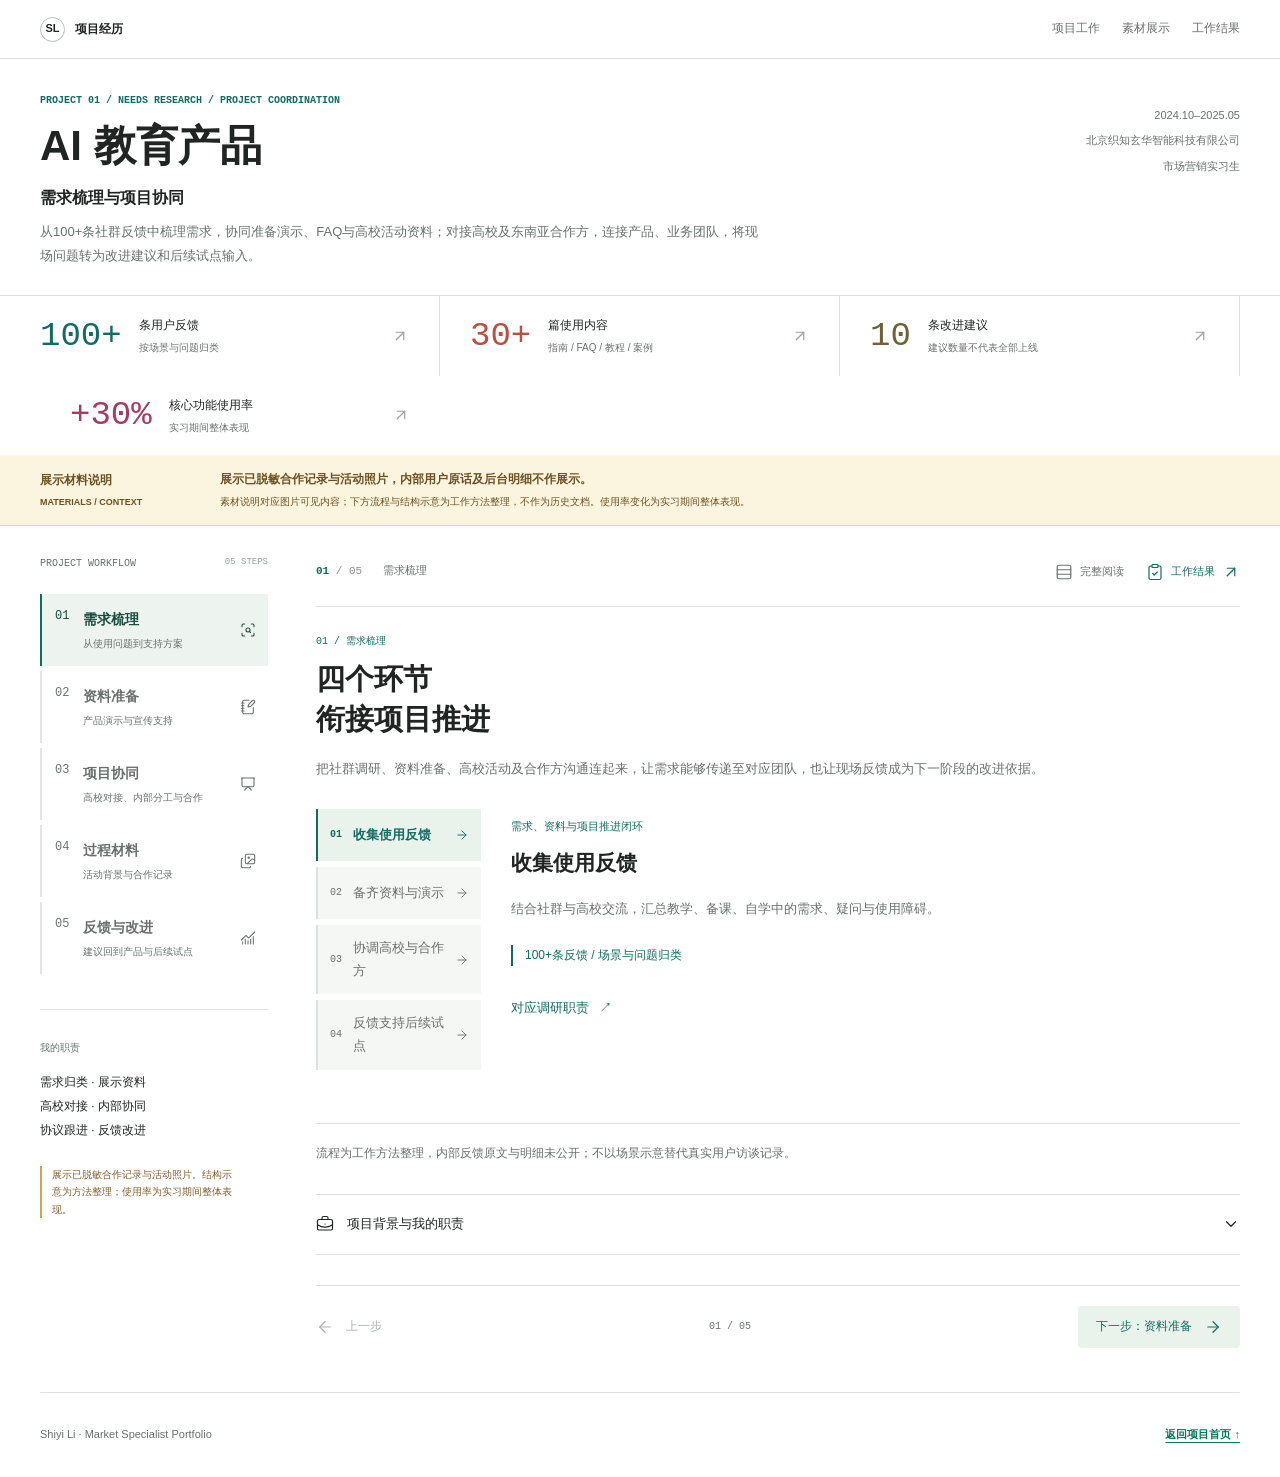
<file: docs/projects/ai-education-partnership/case_study.html>
<!doctype html>
<html lang="zh-CN">
<head>
  <meta charset="UTF-8">
  <meta name="viewport" content="width=device-width, initial-scale=1">
  <meta name="description" content="AI教育产品需求梳理与项目协同：整理100+条用户反馈，准备演示、FAQ与高校活动资料，协调高校、合作方及内部团队，提出10条改进建议并支持后续试点。">
  <title>AI教育产品需求梳理与项目协同 | Shiyi Li</title>
  <style>
    :root {
      --ink: #202e2a; --forest: #163c32; --green: #08765d; --blue: #245bd0;
      --pink: #b23768; --gold: #996014; --yellow: #ffe083; --muted: #5c6c66;
      --line: #d8e1dc; --soft: #f3f6f4; --paper: #fff;
    }
    * { box-sizing: border-box; }
    html { scroll-behavior: smooth; scroll-padding-top: 88px; }
    body { margin: 0; color: var(--ink); background: var(--paper); font: 16px/1.75 Inter, -apple-system, BlinkMacSystemFont, "Segoe UI", "PingFang SC", "Microsoft YaHei", sans-serif; letter-spacing: 0; }
    h1, h2, h3, h4, p, figure { margin: 0; }
    h1, h2, h3, h4 { line-height: 1.4; letter-spacing: 0; text-wrap: balance; }
    p { overflow-wrap: anywhere; }
    a { color: inherit; text-underline-offset: 4px; }
    img { display: block; max-width: 100%; height: auto; }
    button { font: inherit; cursor: pointer; touch-action: manipulation; }
    button, a { -webkit-tap-highlight-color: transparent; }
    [hidden] { display: none !important; }
    :focus-visible { outline: 3px solid var(--pink); outline-offset: 5px; }
    .mono { font-family: "SFMono-Regular", Consolas, monospace; font-variant-numeric: tabular-nums; }
    .wrap { width: min(1180px, calc(100% - 64px)); margin-inline: auto; }
    .skip-link { position: fixed; z-index: 100; top: 8px; left: 12px; transform: translateY(-150%); padding: 8px 12px; background: #fff; }
    .skip-link:focus { transform: none; }
    .topbar { position: sticky; top: 0; z-index: 30; min-height: 64px; display: flex; align-items: center; justify-content: space-between; gap: 24px; padding: 0 max(32px, calc((100% - 1180px) / 2)); background: #163c32fa; color: #fff; border-bottom: 1px solid #ffffff26; }
    .brand { display: inline-flex; align-items: center; gap: 10px; text-decoration: none; font-size: 13px; font-weight: 700; white-space: nowrap; }
    .brand-mark { display: grid; place-items: center; width: 28px; height: 28px; border: 1px solid #ffffff80; border-radius: 50%; font-size: 11px; }
    .topnav { display: flex; gap: 22px; overflow: auto; scrollbar-width: none; }
    .topnav::-webkit-scrollbar { display: none; }
    .topnav a { display: inline-flex; align-items: center; flex-shrink: 0; min-height: 44px; color: #d1e2da; font-size: 12px; text-decoration: none; border-bottom: 2px solid transparent; }
    .topnav a:hover, .topnav a[aria-current="location"] { color: #fff; border-bottom-color: var(--yellow); }
    .topnav .privacy-link { color: var(--yellow); font-weight: 750; }
    .hero { position: relative; isolation: isolate; color: #fff; background: var(--forest); }
    .hero::before { content: ""; position: absolute; inset: 0; z-index: -1; background: linear-gradient(90deg, #102b24fa 0%, #102b24ec 43%, #102b2460 75%, #102b2438 100%), url("../../works/covers/ai-partnership.jpg") center / cover no-repeat; }
    .hero-inner { padding-block: 64px 54px; }
    .eyebrow { color: #ffdf8a; font-size: 11px; font-weight: 750; margin-bottom: 22px; }
    h1 { max-width: 790px; font-size: 56px; font-weight: 850; line-height: 1.22; }
    .hero-copy { max-width: 630px; margin-top: 25px; color: #e2eee7; font-size: 17px; line-height: 1.9; }
    .hero-meta { display: flex; flex-wrap: wrap; gap: 8px 24px; margin-top: 30px; color: #e0e9e3; font-size: 12px; }
    .hero-meta span { padding-left: 10px; border-left: 2px solid #ffdf8a; }
    .hero-foot { display: flex; justify-content: space-between; align-items: center; gap: 24px; margin-top: 38px; padding-top: 20px; border-top: 1px solid #ffffff40; }
    .hero-foot p { color: #d1e2da; font-size: 12px; }
    .hero-foot a { display: inline-flex; gap: 18px; align-items: center; min-height: 44px; color: #ffdf8a; font-size: 13px; font-weight: 700; text-decoration: none; }
    .confidential { background: var(--yellow); color: #362807; border-bottom: 1px solid #d9b759; scroll-margin-top: 0; }
    .confidential-inner { display: grid; grid-template-columns: 220px 1fr; gap: 40px; padding-block: 25px; align-items: center; }
    .confidential-label { display: block; font-size: 19px; line-height: 1.4; }
    .confidential-label small { display: block; margin-top: 7px; font-size: 10px; font-weight: 650; }
    .confidential-copy strong { display: block; font-size: 16px; }
    .confidential-copy p { margin-top: 5px; font-size: 12px; }
    .band { border-bottom: 1px solid var(--line); }
    .band.soft { background: var(--soft); }
    .section { padding-block: 76px; scroll-margin-top: 16px; }
    .section-head { display: grid; grid-template-columns: minmax(0, .85fr) minmax(0, 1.15fr); align-items: start; gap: 70px; margin-bottom: 36px; }
    .index { margin-bottom: 12px; color: var(--green); font-size: 11px; font-weight: 750; }
    h2 { font-size: 36px; font-weight: 800; }
    h3 { font-size: 21px; }
    .section-intro { padding-top: 3px; font-size: 15px; color: var(--muted); line-height: 1.95; }
    .section-intro p + p { margin-top: 12px; }
    .work-grid { display: grid; grid-template-columns: repeat(4, minmax(0, 1fr)); gap: 26px; }
    .work-item { --accent: var(--green); padding-top: 24px; border-top: 3px solid var(--accent); }
    .work-item:nth-child(2) { --accent: var(--blue); }
    .work-item:nth-child(3) { --accent: var(--pink); }
    .work-item:nth-child(4) { --accent: var(--gold); }
    .work-number { display: block; color: var(--accent); font: 42px/1.1 "SFMono-Regular", Consolas, monospace; margin-bottom: 19px; }
    .work-item p { margin-top: 12px; font-size: 13px; color: var(--muted); }
    .timeline { display: grid; grid-template-columns: repeat(4, minmax(0, 1fr)); gap: 22px; padding: 0; margin: 0; list-style: none; }
    .stage { --accent: var(--green); position: relative; min-width: 0; padding-top: 29px; }
    .stage:nth-child(2) { --accent: var(--blue); }
    .stage:nth-child(3) { --accent: var(--pink); }
    .stage:nth-child(4) { --accent: var(--gold); }
    .stage::before { content: ""; position: absolute; top: 0; left: 0; right: -22px; height: 3px; background: var(--accent); }
    .stage:last-child::before { right: 0; }
    .stage:not(:last-child)::after { content: "→"; position: absolute; top: -18px; right: -18px; color: var(--accent); background: var(--soft); font-size: 23px; padding-inline: 4px; }
    .stage-top { display: flex; align-items: center; justify-content: space-between; gap: 14px; color: var(--accent); }
    .stage-top strong { font: 48px/1 "SFMono-Regular", Consolas, monospace; }
    .stage-top span { font-size: 10px; font-weight: 750; }
    .stage h3 { font-size: 20px; margin-top: 22px; min-height: 57px; }
    .stage p { min-height: 80px; margin-top: 12px; color: var(--muted); font-size: 13px; }
    .stage-output { min-height: 88px; padding-block: 17px; margin-top: 16px; border-top: 1px solid var(--line); }
    .stage-output small { display: block; font-size: 10px; color: var(--muted); margin-bottom: 5px; }
    .stage-output strong { display: block; font-size: 12px; font-weight: 650; }
    .stage a { display: inline-flex; min-height: 44px; align-items: center; gap: 14px; font-size: 12px; color: var(--accent); text-decoration: none; border-bottom: 1px solid currentColor; }
    .stage a:hover { background: #e5ece8; }
    .collaboration-map { display: grid; grid-template-columns: minmax(0, .8fr) minmax(0, 1fr) minmax(0, 1.25fr); gap: 62px; align-items: center; padding-block: 24px; }
    .partner { position: relative; border-block: 2px solid var(--blue); padding-block: 27px; }
    .map-label { display: block; color: var(--blue); font-size: 10px; font-weight: 750; margin-bottom: 14px; }
    .partner h3 { font-size: 24px; }
    .partner p { color: var(--muted); font-size: 13px; margin-top: 12px; }
    .partner::after { content: "⇄"; position: absolute; right: -46px; top: 50%; transform: translateY(-50%); color: var(--green); font-size: 25px; }
    .my-role { position: relative; padding: 30px 26px; background: var(--forest); color: #fff; border-radius: 4px; }
    .my-role .map-label { color: #a7e6c8; }
    .my-role h3 { font-size: 25px; line-height: 1.5; }
    .my-role ul { list-style: none; margin: 22px 0 0; padding: 0; color: #d8e9df; font-size: 13px; }
    .my-role li { padding-block: 8px; border-top: 1px solid #ffffff2b; }
    .my-role::after { content: ""; position: absolute; width: 31px; height: 1px; right: -31px; top: 50%; background: #95aea0; }
    .teams { display: grid; gap: 12px; position: relative; }
    .teams::before { content: ""; position: absolute; left: -32px; top: 47px; bottom: 47px; border-left: 1px solid #95aea0; }
    .team { --accent: var(--blue); position: relative; display: grid; grid-template-columns: 35px 1fr; gap: 12px; min-height: 94px; align-items: center; padding: 15px 18px; background: var(--soft); border-left: 3px solid var(--accent); }
    .team:nth-child(2) { --accent: var(--green); }
    .team:nth-child(3) { --accent: var(--pink); }
    .team:nth-child(4) { --accent: var(--gold); }
    .team::before { content: ""; position: absolute; left: -32px; width: 29px; top: 50%; height: 1px; background: #95aea0; }
    .team > span { color: var(--accent); font-size: 12px; }
    .team h4 { font-size: 15px; }
    .team p { color: var(--muted); font-size: 12px; margin-top: 4px; }
    .map-note { margin-top: 22px; padding-top: 19px; border-top: 1px solid var(--line); color: var(--muted); font-size: 12px; }
    .followup-table { border-top: 2px solid var(--ink); }
    .followup-row { display: grid; grid-template-columns: .65fr 1.2fr 1.15fr; gap: 36px; align-items: baseline; padding: 23px 0; border-bottom: 1px solid var(--line); }
    .followup-row.header { padding-block: 12px; font-size: 11px; color: var(--muted); }
    .followup-row h3 { font-size: 16px; }
    .followup-row h3 span { font-size: 11px; color: var(--green); margin-right: 10px; }
    .followup-row p { font-size: 13px; color: var(--muted); }
    .followup-row p:last-child { color: var(--ink); }
    .followup-label { display: none; }
    .records { display: grid; grid-template-columns: repeat(3, minmax(0, 1fr)); gap: 30px; margin-top: 32px; }
    .record { padding-top: 16px; border-top: 3px solid var(--green); }
    .record:nth-child(2) { border-top-color: var(--blue); }
    .record:nth-child(3) { border-top-color: var(--pink); }
    .record h4 { font-size: 15px; }
    .record p { margin-top: 7px; font-size: 12px; color: var(--muted); }
    .evidence-notice { display: flex; align-items: baseline; gap: 24px; padding: 17px 22px; margin-bottom: 32px; color: #362807; background: var(--yellow); border-left: 4px solid #ae790b; }
    .evidence-notice strong { flex-shrink: 0; font-size: 14px; }
    .evidence-notice p { font-size: 12px; }
    .evidence-grid { display: grid; grid-template-columns: repeat(6, minmax(0, 1fr)); gap: 38px 26px; }
    .evidence { grid-column: span 2; min-width: 0; scroll-margin-top: 108px; }
    .evidence:nth-child(-n+2) { grid-column: span 3; }
    .evidence:target { outline: 3px solid var(--green); outline-offset: 10px; }
    .evidence-heading { display: flex; align-items: baseline; justify-content: space-between; gap: 12px; padding-bottom: 12px; }
    .evidence-heading span { font-size: 12px; color: var(--green); font-weight: 750; }
    .evidence-heading time { font-size: 11px; color: var(--muted); }
    .evidence-frame { display: block; position: relative; aspect-ratio: 4 / 3; overflow: hidden; background: #eef0ef; border: 1px solid var(--line); cursor: zoom-in; }
    .evidence:nth-child(-n+2) .evidence-frame { aspect-ratio: 1.9 / 1; }
    .evidence-frame img { width: 100%; height: 100%; object-fit: contain; }
    .evidence-frame:hover { outline: 3px solid var(--green); outline-offset: -3px; }
    .evidence figcaption { margin-top: 16px; padding-top: 15px; border-top: 1px solid var(--line); }
    .evidence figcaption strong { display: block; font-size: 16px; }
    .evidence figcaption p { font-size: 12px; color: var(--muted); margin-top: 7px; }
    .outcomes-band { color: #fff; background: var(--forest); }
    .outcomes-band .index { color: #a7e6c8; }
    .outcomes-band .section-intro { color: #d1e2d9; }
    .outcome-grid { display: grid; grid-template-columns: repeat(3, minmax(0, 1fr)); border-block: 1px solid #ffffff42; }
    .outcome { padding: 30px 28px; }
    .outcome:first-child { padding-left: 0; }
    .outcome + .outcome { border-left: 1px solid #ffffff42; }
    .outcome span { font-size: 10px; color: #ffdf8a; }
    .outcome h3 { font-size: 23px; margin-top: 26px; }
    .outcome p { font-size: 13px; margin-top: 12px; color: #d1e2d9; }
    .signing-evidence { width: min(820px, 100%); margin: 32px auto 0; }
    .signing-evidence .evidence-frame { aspect-ratio: 1188 / 573; border-color: #ffffff42; }
    .signing-evidence figcaption { padding-top: 14px; }
    .signing-evidence figcaption strong { font-size: 16px; }
    .signing-evidence figcaption p { margin-top: 4px; color: #d1e2d9; font-size: 13px; }
    .contribution { display: flex; gap: 26px; margin-top: 30px; align-items: baseline; }
    .contribution strong { flex-shrink: 0; color: #ffdf8a; font-size: 13px; }
    .contribution p { color: #d1e2d9; font-size: 13px; }
    .footer { padding-block: 26px; color: var(--muted); font-size: 11px; }
    .footer .wrap { display: flex; align-items: center; justify-content: space-between; gap: 20px; }
    .footer a { display: inline-flex; align-items: center; min-height: 44px; color: var(--green); font-weight: 700; }
    .lightbox { width: min(1320px, calc(100% - 40px)); max-width: none; height: min(920px, calc(100dvh - 40px)); max-height: none; margin: auto; padding: 0; border: 1px solid #ffffff4a; border-radius: 6px; background: #172a23; color: #fff; }
    .lightbox::backdrop { background: #081510e8; }
    .lightbox[open] { display: grid; grid-template-rows: auto auto minmax(0, 1fr) auto; }
    .lightbox-head { display: flex; align-items: center; justify-content: space-between; gap: 18px; padding: 12px 18px; }
    .lightbox-head h2 { font-size: 16px; }
    .icon-button { display: grid; place-items: center; width: 44px; height: 44px; flex-shrink: 0; padding: 0; border: 1px solid #ffffff55; border-radius: 4px; background: transparent; color: #fff; font-size: 25px; }
    .icon-button:hover:not(:disabled) { background: #ffffff20; }
    .icon-button:disabled { opacity: .3; cursor: default; }
    .lightbox-disclosure { padding: 8px 18px; color: #362807; background: var(--yellow); font-size: 12px; font-weight: 650; }
    .lightbox-visual { min-height: 0; display: grid; place-items: center; padding: 14px; }
    .lightbox-visual img { width: 100%; height: 100%; min-height: 0; object-fit: contain; }
    .lightbox-footer { display: grid; grid-template-columns: 44px minmax(0, 1fr) 44px; gap: 18px; align-items: center; padding: 12px 18px; border-top: 1px solid #ffffff30; }
    .lightbox-caption { min-width: 0; text-align: center; }
    .lightbox-caption p { color: #d1e2d9; font-size: 12px; }
    .lightbox-caption a { display: inline-flex; align-items: center; min-height: 32px; font-size: 11px; color: #ffdf8a; }
    @media (max-width: 1000px) {
      h1 { font-size: 48px; max-width: 720px; } h2 { font-size: 32px; }
      .topnav { gap: 16px; } .brand { font-size: 12px; }
      .section-head { gap: 36px; }
      .confidential-inner { grid-template-columns: 190px 1fr; gap: 26px; }
      .work-grid { gap: 22px; } .work-item h3 { font-size: 19px; }
      .timeline { gap: 18px; } .stage::before { right: -18px; }
      .stage h3 { font-size: 18px; min-height: 51px; } .stage p { min-height: 104px; }
      .collaboration-map { gap: 42px; } .partner::after { right: -34px; }
      .my-role { padding: 24px 20px; } .my-role h3 { font-size: 22px; }
      .my-role::after { right: -21px; width: 21px; } .teams::before { left: -22px; }
      .team { padding-inline: 14px; grid-template-columns: 24px 1fr; gap: 8px; }
      .team::before { width: 19px; left: -22px; }
      .evidence-grid { gap: 30px 22px; } .evidence { grid-column: span 3; }
      .outcome h3 { font-size: 21px; } .outcome { padding-inline: 20px; }
    }
    @media (max-width: 760px) {
      html { scroll-padding-top: 104px; }
      .wrap { width: calc(100% - 36px); }
      .topbar { flex-direction: column; align-items: stretch; gap: 0; padding: 12px 18px 0; }
      .brand { font-size: 12px; } .brand-mark { width: 24px; height: 24px; }
      .topnav { width: 100%; gap: 21px; } .topnav a { font-size: 11px; }
      .hero-inner { padding-block: 38px 28px; }
      .hero::before { background-image: linear-gradient(90deg, #102b24ef 0%, #102b24e0 50%, #102b2490 100%), url("../../works/covers/ai-partnership.jpg"); background-position: center, 62% center; }
      h1 { font-size: 34px; line-height: 1.3; }
      .eyebrow { font-size: 10px; margin-bottom: 16px; }
      .hero-copy { font-size: 14px; margin-top: 20px; }
      .hero-meta { margin-top: 20px; gap: 8px 18px; font-size: 10px; }
      .hero-foot { margin-top: 25px; padding-top: 12px; gap: 16px; }
      .hero-foot p { max-width: 190px; font-size: 10px; } .hero-foot a { font-size: 11px; gap: 8px; flex-shrink: 0; }
      .confidential-inner { grid-template-columns: 1fr; padding-block: 21px; gap: 12px; }
      .confidential-label { font-size: 18px; }
      .confidential-label small { display: none; }
      .confidential-copy strong { font-size: 14px; } .confidential-copy p { font-size: 11px; }
      .section { padding-block: 50px; }
      .section-head { grid-template-columns: 1fr; gap: 18px; margin-bottom: 28px; }
      .section-intro { font-size: 14px; } h2 { font-size: 29px; }
      .index { font-size: 10px; margin-bottom: 10px; }
      .work-grid { grid-template-columns: repeat(2, minmax(0, 1fr)); gap: 28px 24px; }
      .work-item { padding-top: 17px; } .work-number { font-size: 33px; margin-bottom: 12px; }
      .work-item h3 { font-size: 19px; } .work-item p { font-size: 12px; margin-top: 8px; }
      .timeline { grid-template-columns: 1fr; gap: 0; }
      .stage { padding: 0 0 30px 63px; margin-left: 9px; border-left: 2px solid var(--accent); }
      .stage:last-child { padding-bottom: 0; }
      .stage::before { display: none; }
      .stage:not(:last-child)::after { content: "↓"; left: -11px; right: auto; top: auto; bottom: 5px; padding: 0; font-size: 22px; }
      .stage-top strong { position: absolute; left: 15px; top: 3px; font-size: 25px; }
      .stage-top span { font-size: 10px; }
      .stage h3 { margin-top: 7px; font-size: 20px; min-height: 0; }
      .stage p { min-height: 0; margin-top: 10px; font-size: 13px; }
      .stage-output { min-height: 0; padding-block: 12px 0; margin-top: 12px; }
      .stage a { margin-top: 8px; font-size: 11px; }
      .collaboration-map { grid-template-columns: 1fr; gap: 38px; padding: 0; }
      .partner { padding-block: 19px; } .partner h3 { font-size: 23px; }
      .map-label { margin-bottom: 10px; }
      .partner::after { content: "↕"; top: auto; bottom: -36px; left: 28px; right: auto; transform: none; }
      .my-role { padding: 24px; } .my-role h3 { font-size: 24px; }
      .my-role h3 br { display: none; }
      .my-role ul { display: flex; flex-wrap: wrap; gap: 8px 22px; margin-top: 15px; }
      .my-role li { font-size: 12px; }
      .my-role::after { top: 100%; right: auto; left: 40px; width: 1px; height: 38px; }
      .teams { margin-left: 62px; }
      .teams::before { top: 0; left: -22px; bottom: 47px; }
      .team { grid-template-columns: 25px 1fr; min-height: 94px; padding: 15px 13px; }
      .team h4 { font-size: 14px; } .team p { font-size: 11px; }
      .map-note { margin-top: 25px; font-size: 11px; }
      .followup-row { grid-template-columns: 1fr; gap: 10px; padding-block: 22px; }
      .followup-row.header { display: none; }
      .followup-row p { display: grid; grid-template-columns: 68px 1fr; gap: 15px; font-size: 12px; }
      .followup-label { display: inline; color: var(--muted); font-size: 11px; }
      .records { grid-template-columns: 1fr; gap: 20px; }
      .record { display: grid; grid-template-columns: 100px 1fr; gap: 18px; }
      .record h4 { font-size: 14px; } .record p { margin: 0; }
      .evidence-notice { display: block; padding: 15px 17px; margin-bottom: 27px; }
      .evidence-notice p { margin-top: 6px; font-size: 11px; }
      .evidence-grid { grid-template-columns: 1fr; gap: 30px; }
      .evidence, .evidence:nth-child(-n+2) { grid-column: auto; }
      .evidence-heading { padding-bottom: 9px; }
      .evidence figcaption { margin-top: 12px; padding-top: 12px; }
      .outcome-grid { grid-template-columns: 1fr; }
      .outcome, .outcome:first-child { padding: 23px 0; }
      .outcome + .outcome { border-left: 0; border-top: 1px solid #ffffff42; }
      .outcome h3 { margin-top: 10px; font-size: 23px; } .outcome p { margin-top: 8px; }
      .contribution { display: block; margin-top: 25px; } .contribution p { margin-top: 10px; font-size: 12px; }
      .footer .wrap { flex-direction: column; align-items: flex-start; gap: 5px; }
      .lightbox { width: calc(100% - 16px); height: calc(100dvh - 24px); }
      .lightbox-head { padding: 10px 12px; gap: 12px; } .lightbox-head h2 { font-size: 14px; }
      .lightbox-disclosure { padding: 8px 12px; font-size: 11px; }
      .lightbox-visual { padding: 8px; }
      .lightbox-footer { gap: 10px; padding: 12px; } .lightbox-caption p { font-size: 11px; }
    }
    @media (prefers-reduced-motion: reduce) { html { scroll-behavior: auto; } }
  </style>
  <link rel="stylesheet" href="../ai-news-dashboard/case-study-workspace.css">
  <link rel="stylesheet" href="../project-workspace.css">
  <link rel="stylesheet" href="../market-workspace.css">
</head>
<body>
  <a class="skip-link" href="#overview">跳至项目内容</a>
  <header class="topbar">
    <a class="brand" href="../../index.html" aria-label="返回作品集首页"><span class="brand-mark">SL</span><span>Shiyi Li · Market Specialist</span></a>
    <nav class="topnav" aria-label="页面导航">
      <a href="#journey">需求梳理</a><a href="#followup">资料准备</a><a href="#collaboration">项目协同</a><a href="#evidence">过程材料</a><a href="#outcome">反馈与试点</a><a class="privacy-link" href="#confidential">材料说明</a>
    </nav>
  </header>
  <main>
    <section class="hero" aria-labelledby="project-title">
      <div class="wrap hero-inner">
        <p class="eyebrow">PROJECT 01 / NEEDS RESEARCH · PROJECT COORDINATION</p>
        <h1 id="project-title">AI教育产品<br>需求梳理与项目协同</h1>
        <p class="hero-copy">从100+条社群反馈中梳理需求，协同准备演示、FAQ与高校活动资料；对接高校及东南亚合作方，连接产品、业务团队，将现场问题转为改进建议和后续试点输入。</p>
        <div class="hero-meta"><span>2024.10–2025.05</span><span>北京织知玄华智能科技有限公司</span><span>市场营销实习生</span></div>
        <div class="hero-foot"><p>需求调研 / 资料准备 / 活动协调 / 合作交接</p><a href="#journey">查看项目闭环 <span aria-hidden="true">↓</span></a></div>
      </div>
    </section>
    <aside class="confidential" id="confidential" aria-labelledby="confidential-title">
      <div class="wrap confidential-inner">
        <strong class="confidential-label" id="confidential-title">展示材料说明<small>MATERIALS / CONTEXT</small></strong>
        <div class="confidential-copy"><strong>展示已脱敏合作记录与活动照片，内部用户原话及后台明细不作展示。</strong><p>素材说明对应图片可见内容；下方流程与结构示意为工作方法整理，不作为历史文档。使用率变化为实习期间整体表现。</p></div>
      </div>
    </aside>

    <div class="band">
      <section class="wrap section" id="overview" aria-labelledby="overview-title">
        <div class="section-head">
          <div><p class="index">01 / 背景与职责</p><h2 id="overview-title">把需求说清楚<br>让协作接得上</h2></div>
          <div class="section-intro"><p>高校用户的教学、备课和自学任务各有侧重，前期需要厘清使用需求，再准备能支持演示和答疑的资料。</p><p>我参与需求调研、材料准备及活动执行，对接高校并协同产品、业务团队；在东南亚合作中，协助梳理双方需求与分工，跟进协议签署和项目交接。</p></div>
        </div>
        <div class="work-grid">
          <article class="work-item"><span class="work-number">01</span><h3>需求调研</h3><p>管理社群并归类100+条反馈，分析海内外高校教学、备课、自学需求及体验障碍。</p></article>
          <article class="work-item"><span class="work-number">02</span><h3>资料与演示准备</h3><p>协同产品、业务团队准备演示、FAQ、教师案例与课程资料，建设公众号并输出30+篇内容。</p></article>
          <article class="work-item"><span class="work-number">03</span><h3>多方协调与现场执行</h3><p>对接高校，安排宣讲与体验流程，负责现场组织、体验及答疑；参与东南亚合作对接。</p></article>
          <article class="work-item"><span class="work-number">04</span><h3>反馈跟进</h3><p>结合用户行为与现场反馈提出10条改进建议，支持产品改进及后续高校试点推进。</p></article>
        </div>
      </section>
    </div>

    <div class="band soft">
      <section class="wrap section" id="journey" aria-labelledby="journey-title">
        <div class="section-head">
          <div><p class="index">02 / 从调研到试点</p><h2 id="journey-title">四个环节<br>衔接项目推进</h2></div>
          <p class="section-intro">把社群调研、资料准备、高校活动及合作方沟通连起来，让需求能够传递至对应团队，也让现场反馈成为下一阶段的改进依据。</p>
        </div>
        <ol class="timeline" aria-label="需求调研、资料准备、协同执行与反馈试点四阶段闭环">
          <li class="stage"><div class="stage-top"><strong>01</strong><span>LISTEN</span></div><h3>收集使用反馈</h3><p>结合社群与高校交流，汇总教学、备课、自学中的需求、疑问与使用障碍。</p><div class="stage-output"><small>已有工作</small><strong>100+条反馈 / 场景与问题归类</strong></div><a href="#overview">对应调研职责 <span aria-hidden="true">↗</span></a></li>
          <li class="stage"><div class="stage-top"><strong>02</strong><span>PREPARE</span></div><h3>备齐资料与演示</h3><p>围绕高频需求提炼产品卖点，与产品、业务团队准备演示、FAQ、教师案例及课程资料。</p><div class="stage-output"><small>已有产出</small><strong>30+篇内容 / 宣讲与体验资料</strong></div><a href="#followup">查看资料结构 <span aria-hidden="true">↗</span></a></li>
          <li class="stage"><div class="stage-top"><strong>03</strong><span>COORDINATE</span></div><h3>协调高校与合作方</h3><p>对接高校活动流程，负责现场组织及答疑；参与东南亚合作，协助明确需求、分工与交接事项。</p><div class="stage-output"><small>已有工作</small><strong>高校宣讲体验 / 合作签署与交接跟进</strong></div><a href="#collaboration">查看协作分工 <span aria-hidden="true">↗</span></a></li>
          <li class="stage"><div class="stage-top"><strong>04</strong><span>FOLLOW UP</span></div><h3>反馈支持后续试点</h3><p>结合用户行为及现场反馈提出改进建议，向相关团队同步问题，支持产品改进及后续高校试点。</p><div class="stage-output"><small>已有工作</small><strong>10条建议 / 后续试点支持</strong></div><a href="#outcome">查看反馈与结果 <span aria-hidden="true">↗</span></a></li>
        </ol>
        <p class="map-note">流程为工作方法整理，内部反馈原文与明细未公开；不以场景示意替代真实用户访谈记录。</p>
      </section>
    </div>

    <div class="band soft">
      <section class="wrap section" id="followup" aria-labelledby="followup-title">
        <div class="section-head">
          <div><p class="index">03 / 资料与演示准备</p><h2 id="followup-title">让需求有对应资料<br>让现场有答疑依据</h2></div>
          <p class="section-intro">从0到1建设产品公众号，累计输出30+篇指南、FAQ、教程及场景案例；将使用需求与场景表达整理为可复用素材，并协同产品、业务团队准备高校演示资料。</p>
        </div>
        <div class="followup-table" role="table" aria-label="内容类型与我的工作">
          <div class="followup-row header" role="row"><span role="columnheader">内容类型</span><span role="columnheader">回应的用户需求</span><span role="columnheader">我的工作与结构</span></div>
          <div class="followup-row" role="row"><h3 role="rowheader"><span class="mono">01</span>产品介绍与指南</h3><p role="cell"><span class="followup-label">用户需求</span><span>初次接触产品，希望了解适用任务及如何开始使用。</span></p><p role="cell"><span class="followup-label">我的工作</span><span>提炼产品卖点，按照场景、入口和首次操作组织公众号说明；支持产品演示准备。</span></p></div>
          <div class="followup-row" role="row"><h3 role="rowheader"><span class="mono">02</span>功能教程</h3><p role="cell"><span class="followup-label">用户需求</span><span>已有具体任务，需要知道输入要求、关键步骤及结果查看方式。</span></p><p role="cell"><span class="followup-label">我的工作</span><span>将操作拆成可理解的步骤，协同核对产品信息，使线上教程与现场演示保持一致。</span></p></div>
          <div class="followup-row" role="row"><h3 role="rowheader"><span class="mono">03</span>FAQ 与现场答疑</h3><p role="cell"><span class="followup-label">用户需求</span><span>重复出现的使用疑问，需要可查阅、已确认的说明。</span></p><p role="cell"><span class="followup-label">我的工作</span><span>归类高频问题，准备FAQ；现场负责答疑，待确认问题记录后交由相关团队核查。</span></p></div>
          <div class="followup-row" role="row"><h3 role="rowheader"><span class="mono">04</span>场景案例与课程材料</h3><p role="cell"><span class="followup-label">用户需求</span><span>希望理解功能如何用于教学、备课或自学，而不仅是知道功能名称。</span></p><p role="cell"><span class="followup-label">我的工作</span><span>输出场景内容，协同准备教师案例与课程材料，以任务、操作及结果串起产品价值。</span></p></div>
        </div>
        <div class="records" aria-label="内容与资料衔接">
          <article class="record"><h4>线上持续查阅</h4><p>公众号提供指南、FAQ、教程及案例，帮助用户理解产品价值与使用方式。</p></article>
          <article class="record"><h4>线下演示与体验</h4><p>演示、FAQ、教师案例及课程材料支持高校宣讲，现场记录新问题。</p></article>
          <article class="record"><h4>反馈补充内容</h4><p>将可通过说明解决的问题补入资料，需要产品改进的事项提交团队跟进。</p></article>
        </div>
        <p class="map-note">上述结构为内容组织方法整理，非内部原始文档。30+篇包括指南、FAQ、教程与案例，不重复统计为不同项目产出。</p>
      </section>
    </div>

    <div class="band">
      <section class="wrap section" id="collaboration" aria-labelledby="collaboration-title">
        <div class="section-head">
          <div><p class="index">04 / 活动执行与合作协调</p><h2 id="collaboration-title">对外确认需求<br>对内衔接分工</h2></div>
          <p class="section-intro">高校宣讲需要对接流程、演示准备和现场体验；东南亚合作需要梳理双方需求、分工及交接事项。我参与信息整理与执行跟进，将外部需求同步至产品和业务团队。</p>
        </div>
        <div class="collaboration-map" aria-label="高校及海外合作需求通过活动与合作协调，连接产品、业务、高校及海外合作团队">
          <article class="partner"><span class="map-label">USERS / PARTNERS</span><h3>高校与海外合作方</h3><p>使用场景与活动需求<br>当地推广与合作安排</p></article>
          <article class="my-role"><span class="map-label">MY CONTRIBUTION / 我的工作</span><h3>需求整理<br>与协同执行</h3><ul><li>高校活动安排与现场答疑</li><li>需求、资料与双方分工梳理</li><li>协议签署与项目交接跟进</li></ul></article>
          <div class="teams">
            <article class="team"><span class="mono">01</span><div><h4>高校对接与活动安排</h4><p>确认宣讲体验需求及流程，协调演示准备，负责现场答疑并记录师生反馈。</p></div></article>
            <article class="team"><span class="mono">02</span><div><h4>产品团队与资料核对</h4><p>协同准备产品演示、FAQ、教师案例及课程材料，核对功能说明并同步使用问题。</p></div></article>
            <article class="team"><span class="mono">03</span><div><h4>业务团队与执行协作</h4><p>同步宣传材料、活动分工与执行安排，将现场问题和后续待办交由对应团队跟进。</p></div></article>
            <article class="team"><span class="mono">04</span><div><h4>东南亚合作与项目交接</h4><p>协助梳理合作需求及双方分工，跟进协议签署与交接，将相关事项同步至对应团队。</p></div></article>
          </div>
        </div>
        <div class="records" aria-label="活动执行环节">
          <article class="record"><h4>会前：需求与材料</h4><p>对接高校需求，安排活动流程，协同确认演示内容及答疑资料。</p></article>
          <article class="record"><h4>现场：演示与答疑</h4><p>配合产品宣讲和体验，负责使用答疑，记录师生关注点及使用障碍。</p></article>
          <article class="record"><h4>会后：反馈与改进</h4><p>汇总用户行为及师生反馈，提出优化建议，补充内容并支持后续试点推广。</p></article>
        </div>
        <p class="map-note">本案例体现需求整理、资料准备及多方协调能力；合作条件、协议审批和项目决策由对应负责人确认。</p>
      </section>
    </div>

    <div class="band">
      <section class="wrap section" id="evidence" aria-labelledby="evidence-title">
        <div class="section-head">
          <div><p class="index">05 / 过程材料</p><h2 id="evidence-title">高校活动与<br>合作推进材料</h2></div>
          <p class="section-intro">高校交流照片与五份已脱敏合作记录呈现活动场景及合作沟通过程；内容产量、改进建议与使用率变化按实习期汇总口径说明。</p>
        </div>
        <aside class="evidence-notice" aria-label="过程材料说明"><strong>沿用脱敏原图</strong><p>未新增披露信息。沟通、文件发送及照片不作为个人独立完成全部项目或营销指标的证明。</p></aside>
        <figure class="evidence" style="margin-bottom:36px" id="education-event"><div class="evidence-heading"><span class="mono">FIELD / UNIVERSITY</span><span>高校交流活动</span></div><a class="evidence-frame" href="../../works/covers/education-pilot.png" target="_blank" rel="noopener" aria-label="查看高校交流活动图片" title="查看图片"><img src="../../works/covers/education-pilot.png" alt="原网站保留的高校交流活动图片" loading="lazy"></a><figcaption><strong>高校宣讲与体验背景</strong><p>沿用原网站活动照片，展示高校交流场景；具体个人职责为材料准备、流程安排和现场答疑。</p></figcaption></figure>
        <div class="evidence-grid">
          <figure class="evidence" id="evidence-01"><div class="evidence-heading"><span class="mono">RECORD 01</span><time datetime="2025-01-14">2025.01.14</time></div><a class="evidence-frame" href="./assets/evidence-latest-01.jpg" target="_blank" rel="noopener" aria-label="查看初步信息同步图片" title="查看图片"><img src="./assets/evidence-latest-01.jpg" alt="已脱敏的初步信息同步记录，2025年1月14日" loading="lazy" width="1710" height="844"></a><figcaption><strong>初步信息同步</strong><p>同步已有合作信息，整理需要进一步确认的问题。</p></figcaption></figure>
          <figure class="evidence" id="evidence-02"><div class="evidence-heading"><span class="mono">RECORD 02</span><time datetime="2025-01-15">2025.01.15</time></div><a class="evidence-frame" href="./assets/evidence-latest-02.jpg" target="_blank" rel="noopener" aria-label="查看方案反馈与内部讨论图片" title="查看图片"><img src="./assets/evidence-latest-02.jpg" alt="已脱敏的方案反馈与内部讨论记录，2025年1月15日" loading="lazy" width="1569" height="765"></a><figcaption><strong>方案反馈与内部讨论</strong><p>围绕合作方案同步意见，跟进内部反馈。</p></figcaption></figure>
          <figure class="evidence" id="evidence-03"><div class="evidence-heading"><span class="mono">RECORD 03</span><time datetime="2025-02-05">2025.02.05</time></div><a class="evidence-frame" href="./assets/evidence-latest-03.jpg" target="_blank" rel="noopener" aria-label="查看合作事项沟通图片" title="查看图片"><img src="./assets/evidence-latest-03.jpg" alt="已脱敏的合作事项沟通记录，2025年2月5日" loading="lazy" width="1692" height="1336"></a><figcaption><strong>合作事项沟通</strong><p>整理商讨结果，汇总市场与后续合作相关意见。</p></figcaption></figure>
          <figure class="evidence" id="evidence-04"><div class="evidence-heading"><span class="mono">RECORD 04</span><time datetime="2025-02-20">2025.02.20</time></div><a class="evidence-frame" href="./assets/evidence-latest-04.jpg" target="_blank" rel="noopener" aria-label="查看文件核对与流程跟进图片" title="查看图片"><img src="./assets/evidence-latest-04.jpg" alt="已脱敏的文件发送与信息同步记录，2025年2月20日" loading="lazy" width="1688" height="942"></a><figcaption><strong>文件核对与流程跟进</strong><p>发送合作文件，同步待整理的信息与相关问题；发送记录不作为签署证明。</p></figcaption></figure>
          <figure class="evidence" id="evidence-05"><div class="evidence-heading"><span class="mono">RECORD 05</span><time datetime="2025-02-28">2025.02.28</time></div><a class="evidence-frame" href="./assets/evidence-latest-05.jpg" target="_blank" rel="noopener" aria-label="查看文件整理与信息同步图片" title="查看图片"><img src="./assets/evidence-latest-05.jpg" alt="已脱敏的文件整理、发送与存档记录，2025年2月28日" loading="lazy" width="1706" height="1238"></a><figcaption><strong>文件整理与信息同步</strong><p>整理并发送相关文件，配合查阅与存档。</p></figcaption></figure>
        </div>
      </section>
    </div>

    <div class="band outcomes-band">
      <section class="wrap section" id="outcome" aria-labelledby="outcome-title">
        <div class="section-head"><div><p class="index">06 / 反馈与后续试点</p><h2 id="outcome-title">让反馈进入改进<br>支持下一阶段推进</h2></div><p class="section-intro">线上内容、现场体验与合作对接为后续工作提供输入。结合用户行为和师生反馈提出改进建议，支持产品改进及后续高校试点，并保留各项结果的统计口径。</p></div>
        <div class="outcome-grid">
          <article class="outcome"><span>01 / PRODUCT USAGE</span><h3>核心功能使用率提升30%</h3><p>为实习期间整体使用表现，不等同于新增用户增长、30个百分点或单一内容的独立效果。</p></article>
          <article class="outcome"><span>02 / FEEDBACK</span><h3>提出10条改进建议</h3><p>结合用户行为与师生反馈，向相关团队提供建议，支持产品改进和后续高校试点；建议数量不代表全部已上线。</p></article>
          <article class="outcome"><span>03 / PARTNER COORDINATION</span><h3>合作签署与交接跟进</h3><p>参与东南亚AI教育产品合作，协助梳理需求和分工，跟进协议签署及项目交接。</p></article>
        </div>
        <figure class="signing-evidence">
          <a class="evidence-frame" href="./assets/06-signing.jpg" target="_blank" rel="noopener" aria-label="查看合作签约仪式现场图片" title="查看图片"><img src="./assets/06-signing.jpg" alt="原网站已脱敏的合作签约仪式现场合影" loading="lazy" width="1188" height="573"></a>
          <figcaption><strong>合作签约仪式现场</strong><p>呈现团队合作项目的阶段性结果；个人参与内容为需求及分工整理、签署跟进和交接支持。</p></figcaption>
        </figure>
        <div class="contribution"><strong>后续试点闭环</strong><p>归类用户行为与现场反馈 → 提交改进建议并同步对应团队 → 补充FAQ、教程及场景案例 → 支持后续高校试点，继续收集使用反馈。</p></div>
        <div class="contribution"><strong>AI 与 SOP</strong><p>AI辅助整理反馈、内容提纲和执行清单，人工核对产品信息与发布内容。反馈分类、材料准备、现场答疑和会后跟进可沉淀为SOP及常用模板；此处展示工作方法与模板结构。</p></div>
      </section>
    </div>
  </main>
  <footer class="footer"><div class="wrap"><span>Shiyi Li · Market Specialist Portfolio</span><a href="../../index.html">返回项目首页 ↑</a></div></footer>

  <dialog class="lightbox" aria-labelledby="lightbox-title" aria-describedby="lightbox-disclosure">
    <header class="lightbox-head"><h2 id="lightbox-title">项目材料</h2><button class="icon-button" id="lightbox-close" type="button" aria-label="关闭大图" title="关闭大图" autofocus>×</button></header>
    <p class="lightbox-disclosure" id="lightbox-disclosure">已脱敏材料 · 未公开信息因保密要求不作展示</p>
    <div class="lightbox-visual"><img alt="" hidden></div>
    <footer class="lightbox-footer"><button class="icon-button" id="lightbox-prev" type="button" aria-label="上一张材料" title="上一张材料">←</button><div class="lightbox-caption" aria-live="polite"><p id="lightbox-caption"></p><a id="lightbox-original" target="_blank" rel="noopener">打开原图 ↗</a></div><button class="icon-button" id="lightbox-next" type="button" aria-label="下一张材料" title="下一张材料">→</button></footer>
  </dialog>
  <script>
    const lightbox = document.querySelector('.lightbox');
    const links = [...document.querySelectorAll('.evidence-frame')];
    const preview = lightbox.querySelector('img');
    const previous = document.querySelector('#lightbox-prev');
    const next = document.querySelector('#lightbox-next');
    let activeIndex = 0;
    let opener = null;
    let previousOverflow = '';

    function showImage(index) {
      activeIndex = index;
      const link = links[index];
      const figure = link.closest('figure');
      preview.src = link.href;
      preview.alt = link.querySelector('img').alt;
      preview.hidden = false;
      document.querySelector('#lightbox-title').textContent = figure.querySelector('figcaption strong').textContent;
      const detail = figure.querySelector('time')?.textContent || figure.querySelector('figcaption p').textContent;
      document.querySelector('#lightbox-caption').textContent = `${String(index + 1).padStart(2, '0')} / ${String(links.length).padStart(2, '0')} · ${detail}`;
      document.querySelector('#lightbox-original').href = link.href;
      previous.disabled = index === 0;
      next.disabled = index === links.length - 1;
    }

    // Image links remain usable when dialog support or JavaScript is unavailable.
    if (typeof lightbox.showModal === 'function') {
      links.forEach((link, index) => link.addEventListener('click', (event) => {
        if (event.ctrlKey || event.metaKey || event.shiftKey || event.altKey) return;
        event.preventDefault();
        opener = link;
        previousOverflow = document.body.style.overflow;
        showImage(index);
        lightbox.showModal();
        document.body.style.overflow = 'hidden';
      }));
    }
    document.querySelector('#lightbox-close').addEventListener('click', () => lightbox.close());
    previous.addEventListener('click', () => { if (activeIndex > 0) showImage(activeIndex - 1); });
    next.addEventListener('click', () => { if (activeIndex < links.length - 1) showImage(activeIndex + 1); });
    lightbox.addEventListener('keydown', (event) => {
      if (event.key === 'Tab') {
        const controls = [...lightbox.querySelectorAll('button:not(:disabled), a[href]')];
        const first = controls[0];
        const last = controls[controls.length - 1];
        if (event.shiftKey && document.activeElement === first) { event.preventDefault(); last.focus(); }
        else if (!event.shiftKey && document.activeElement === last) { event.preventDefault(); first.focus(); }
      }
      if (event.key === 'ArrowLeft' && activeIndex > 0) { event.preventDefault(); showImage(activeIndex - 1); }
      if (event.key === 'ArrowRight' && activeIndex < links.length - 1) { event.preventDefault(); showImage(activeIndex + 1); }
    });
    lightbox.addEventListener('click', (event) => {
      const box = lightbox.getBoundingClientRect();
      if (event.target === lightbox && (event.clientX < box.left || event.clientX > box.right || event.clientY < box.top || event.clientY > box.bottom)) lightbox.close();
    });
    lightbox.addEventListener('close', () => {
      document.body.style.overflow = previousOverflow;
      preview.hidden = true;
      preview.removeAttribute('src');
      if (opener) opener.focus({ preventScroll: true });
    });
    if ('IntersectionObserver' in window) {
      const navLinks = [...document.querySelectorAll('.topnav a')];
      const observer = new IntersectionObserver((entries) => {
        const visible = entries.filter(entry => entry.isIntersecting).sort((a, b) => a.boundingClientRect.top - b.boundingClientRect.top)[0];
        if (!visible) return;
        navLinks.forEach(link => {
          if (link.hash === '#' + visible.target.id) link.setAttribute('aria-current', 'location');
          else link.removeAttribute('aria-current');
        });
      }, { rootMargin: '-110px 0px -55% 0px' });
      navLinks.forEach(link => { const target = document.querySelector(link.hash); if (target) observer.observe(target); });
    }
  </script>
  <script src="../ai-news-dashboard/lucide.min.js"></script>
  <script src="../project-workspace.js" data-project="partnership"></script>
</body>
</html>
</file>
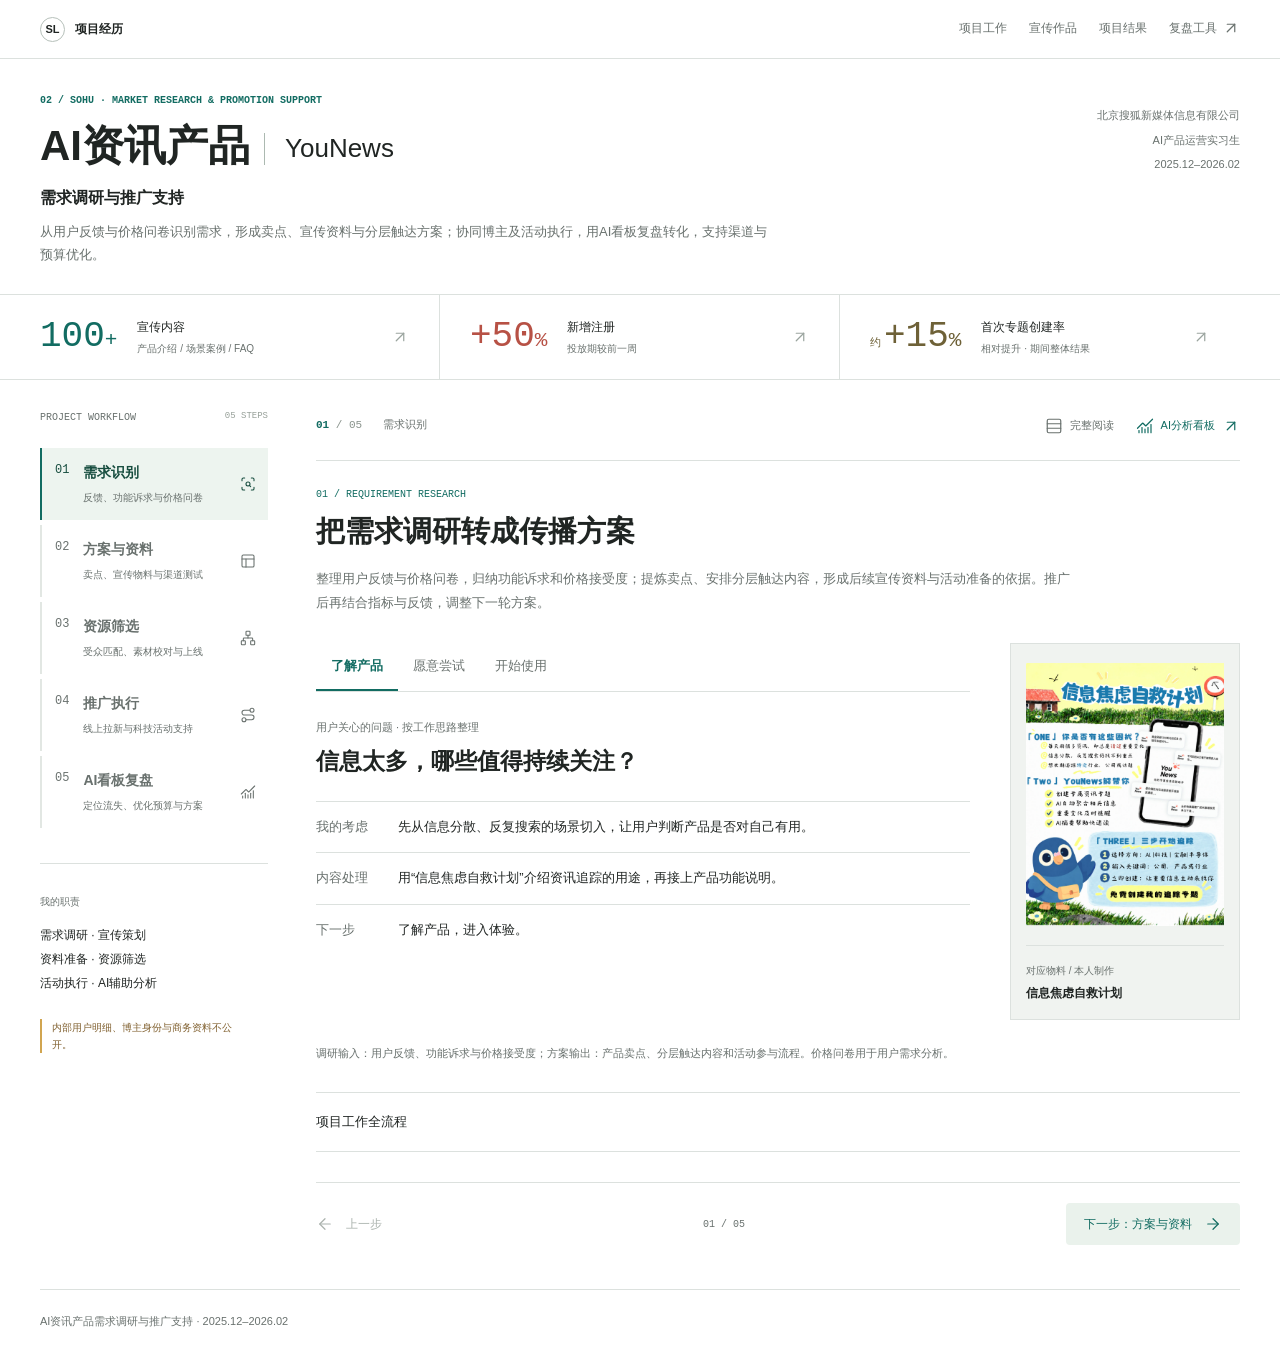
<file: docs/projects/ai-news-dashboard/case_study.html>
<!doctype html>
<html lang="zh-CN">
<head>
  <meta charset="utf-8">
  <meta name="viewport" content="width=device-width, initial-scale=1">
  <meta name="description" content="AI资讯产品需求调研与推广支持：从反馈与价格问卷提炼卖点，开展社媒、达人及活动传播，用AI看板复盘注册和首次使用，推动下一轮推广优化。">
  <title>AI资讯产品需求调研与推广支持 | 李世怡</title>
  <style>
    :root {
      --navy: #18242c; --navy-2: #21343d; --blue: #175bd4; --cyan: #087e79;
      --pink: #b63668; --green: #277c54; --orange: #d96c32; --gold: #f0c552;
      --ink: #18242c; --muted: #5e6978; --line: #dce2e8; --soft: #f4f6f8; --paper: #fff;
    }
    * { box-sizing: border-box; }
    html { scroll-behavior: smooth; scroll-padding-top: 88px; }
    body { margin: 0; color: var(--ink); background: #fff; font: 16px/1.7 Inter, -apple-system, BlinkMacSystemFont, "Segoe UI", "PingFang SC", "Microsoft YaHei", sans-serif; letter-spacing: 0; }
    h1, h2, h3, h4, p, figure { margin: 0; }
    h1, h2, h3, h4 { letter-spacing: 0; text-wrap: balance; }
    p { overflow-wrap: anywhere; }
    a { color: inherit; text-underline-offset: 4px; }
    img { display: block; width: 100%; height: auto; }
    [hidden] { display: none !important; }
    button { font: inherit; cursor: pointer; touch-action: manipulation; }
    button, a { -webkit-tap-highlight-color: transparent; }
    :focus-visible { outline: 3px solid var(--orange); outline-offset: 5px; }
    .mono { font-family: "SFMono-Regular", Consolas, monospace; font-variant-numeric: tabular-nums; }
    .skip-link { position: fixed; left: 12px; top: 8px; z-index: 100; transform: translateY(-160%); padding: 8px 12px; background: #fff; }
    .skip-link:focus { transform: none; }
    .report, .hero-inner, .metric-strip { width: min(1180px, calc(100% - 64px)); margin-inline: auto; }
    .site-nav { position: sticky; top: 0; z-index: 50; min-height: 64px; padding: 0 max(32px, calc((100% - 1180px) / 2)); display: flex; align-items: center; justify-content: space-between; gap: 24px; color: #fff; background: #18242cf7; border-bottom: 1px solid #ffffff25; backdrop-filter: blur(12px); }
    .nav-brand { display: inline-flex; gap: 10px; align-items: center; text-decoration: none; white-space: nowrap; font-size: 14px; font-weight: 750; }
    .brand-mark { display: grid; place-items: center; border: 1px solid #ffffff70; width: 28px; height: 28px; border-radius: 50%; font-size: 11px; }
    .nav-links { display: flex; align-items: center; gap: 22px; min-width: 0; overflow: auto; scrollbar-width: none; }
    .nav-links::-webkit-scrollbar { display: none; }
    .nav-links a { flex-shrink: 0; min-height: 44px; display: inline-flex; align-items: center; border-bottom: 2px solid transparent; text-decoration: none; color: #cad3d9; font-size: 12px; }
    .nav-links a:hover, .nav-links a.active { color: #fff; border-bottom-color: var(--gold); }
    .nav-links .nav-action { color: #f0d48b; }
    .hero { position: relative; isolation: isolate; overflow: hidden; min-height: 470px; display: flex; align-items: center; color: #fff; background: #18242c; }
    .hero::before { content: ""; position: absolute; inset: 0; z-index: -1; background: linear-gradient(90deg, #18242c 0%, #18242cee 46%, #18242c40 100%), url("event-materials/03-awareness.jpg") right 40% / auto 160% no-repeat; }
    .hero-inner { padding-block: 62px; }
    .eyebrow { color: #f0d48b; font-size: 12px; font-weight: 750; margin-bottom: 22px; }
    h1 { max-width: 950px; font-size: 60px; font-weight: 850; line-height: 1.2; }
    .hero-copy { max-width: 740px; margin-top: 24px; font-size: 18px; color: #e1e7eb; line-height: 1.85; }
    .hero-meta { display: flex; flex-wrap: wrap; gap: 8px 22px; margin-top: 28px; font-size: 12px; color: #ced8df; }
    .hero-meta span { border-left: 2px solid #f0c552; padding-left: 10px; }
    .snapshot { border-bottom: 1px solid var(--line); }
    .metric-strip { display: grid; grid-template-columns: repeat(4, minmax(0, 1fr)); }
    .metric { min-width: 0; padding: 27px 22px; border-right: 1px solid var(--line); }
    .metric:first-child { padding-left: 0; }
    .metric:last-child { border: 0; }
    .metric-label { display: block; font-size: 10px; color: var(--muted); font-weight: 700; }
    .metric strong { display: flex; align-items: center; min-height: 58px; font-size: 25px; line-height: 1.3; }
    .metric strong.mono { font-size: 46px; color: var(--blue); }
    .metric p { font-size: 11px; color: var(--muted); }
    .band { background: var(--paper); border-bottom: 1px solid var(--line); }
    .band.soft { background: var(--soft); }
    .band.dark { background: var(--navy); color: #fff; }
    .section { padding: 76px 0; scroll-margin-top: 16px; }
    .section-head { display: grid; grid-template-columns: minmax(0, .8fr) minmax(0, 1.2fr); gap: 64px; margin-bottom: 38px; align-items: start; }
    .kicker { color: var(--blue); font-size: 11px; font-weight: 750; margin-bottom: 14px; }
    h2 { font-size: 36px; line-height: 1.3; font-weight: 800; }
    h3 { font-size: 21px; line-height: 1.45; }
    h4 { font-size: 16px; line-height: 1.5; }
    .section-lead { font-size: 16px; color: var(--muted); line-height: 1.9; padding-top: 2px; }
    .dark .kicker { color: #77d9c9; }
    .dark .section-lead { color: #ccd7dd; }
    .work-route { display: grid; grid-template-columns: repeat(4, minmax(0, 1fr)); padding: 0; list-style: none; margin: 0; gap: 28px; }
    .work-route li { position: relative; padding: 24px 0 0; border-top: 3px solid var(--step-color); }
    .work-route li:not(:last-child)::after { content: "→"; position: absolute; right: -24px; top: -17px; background: #fff; padding-inline: 5px; color: var(--muted); font-size: 20px; }
    .route-number { display: block; margin-bottom: 14px; font: 48px/1 "SFMono-Regular", Consolas, monospace; color: var(--step-color); }
    .work-route h3 { margin-bottom: 12px; }
    .work-route p { min-height: 60px; color: var(--muted); font-size: 13px; }
    .route-output { display: block; margin-top: 20px; padding-top: 12px; border-top: 1px solid var(--line); color: var(--step-color); font-size: 12px; font-weight: 650; }
    .test-toolbar { display: flex; justify-content: space-between; gap: 16px; align-items: center; margin-bottom: 20px; flex-wrap: wrap; }
    .test-tabs { display: flex; width: 324px; padding: 4px; border: 1px solid #cbd4dc; border-radius: 6px; background: #fff; }
    .test-tabs button { flex: 1; min-width: 0; min-height: 40px; padding: 7px; border: 0; border-radius: 3px; background: transparent; color: var(--muted); font-size: 13px; white-space: nowrap; }
    .test-tabs button[aria-selected="true"] { color: #fff; background: var(--navy); }
    .test-tabs button:hover:not([aria-selected="true"]) { background: var(--soft); }
    .evidence-label { color: #76542b; font-size: 12px; }
    #test-panel { outline-offset: 7px; }
    .test-pair { display: grid; grid-template-columns: repeat(2, minmax(0, 1fr)); gap: 24px; }
    .test-version { --test-accent: var(--blue); overflow: hidden; padding: 26px; border: 1px solid var(--line); border-top: 4px solid var(--test-accent); background: #fff; border-radius: 6px; min-width: 0; }
    .version-b { --test-accent: var(--cyan); }
    .test-version header { display: flex; align-items: center; gap: 16px; }
    .version-letter { color: var(--test-accent); font: 54px/1 "SFMono-Regular", Consolas, monospace; }
    .version-caption { font-size: 11px; color: var(--muted); }
    .test-version h3 { font-size: 19px; }
    .test-creative { min-height: 194px; margin-top: 24px; padding: 22px 0; border-top: 1px solid var(--line); border-bottom: 1px solid var(--line); }
    .creative-label { display: block; font-size: 10px; color: var(--muted); margin-bottom: 22px; }
    .test-creative > p { font-size: 26px; line-height: 1.5; max-width: 470px; font-weight: 700; color: var(--test-accent); text-wrap: balance; }
    .version-note { min-height: 42px; margin-top: 18px; color: var(--muted); font-size: 12px; }
    .cover-example { height: 140px; object-fit: contain; object-position: left; margin-top: 16px; }
    .cover-mode .test-creative { min-height: 360px; }
    .comparison-criteria { display: grid; grid-template-columns: .8fr 1.05fr 1.15fr; margin-top: 22px; gap: 28px; }
    .comparison-criteria > div { padding-top: 15px; border-top: 1px solid #cdd5dd; min-width: 0; }
    .comparison-criteria span { display: block; color: var(--muted); font-size: 11px; margin-bottom: 6px; }
    .comparison-criteria strong { display: block; font-size: 13px; font-weight: 600; }
    .provenance { font-size: 11px; color: var(--muted); margin-top: 24px; }
    .channel-map { display: grid; grid-template-columns: minmax(0, .8fr) minmax(0, 1.4fr) minmax(0, .8fr); align-items: center; gap: 52px; padding: 32px 0; }
    .map-label { display: block; font-size: 11px; margin-bottom: 15px; }
    .channel-source, .channel-destination { border-block: 3px solid var(--blue); padding: 28px 0; }
    .channel-source p, .channel-destination p, .review-center p { margin-top: 12px; font-size: 12px; color: var(--muted); }
    .channel-source .map-label { color: var(--blue); }
    .channel-destination { border-color: var(--cyan); }
    .channel-destination .map-label { color: var(--cyan); }
    .channel-lanes { display: grid; gap: 14px; position: relative; }
    .channel-lanes::before, .channel-lanes::after { content: ""; position: absolute; top: 24px; bottom: 24px; width: 25px; border: 1px solid #b4c3d0; }
    .channel-lanes::before { left: -26px; border-right: 0; }
    .channel-lanes::after { right: -26px; border-left: 0; }
    .channel-lane { --lane-color: var(--blue); padding: 19px 22px; border-left: 4px solid var(--lane-color); background: var(--soft); }
    .channel-lane:nth-child(2) { --lane-color: var(--pink); }
    .channel-lane:nth-child(3) { --lane-color: var(--cyan); }
    .channel-lane strong { display: block; font-size: 16px; color: var(--lane-color); }
    .channel-lane span { display: block; font-size: 12px; color: var(--muted); margin-top: 5px; }
    .subsection-heading { display: flex; align-items: baseline; justify-content: space-between; flex-wrap: wrap; gap: 10px 24px; margin: 48px 0 24px; }
    .subsection-heading span { font-size: 11px; color: var(--muted); }
    .creator-route { display: grid; grid-template-columns: repeat(4, minmax(0, 1fr)); gap: 24px; padding: 0; margin: 0; list-style: none; }
    .creator-route li { display: flex; gap: 12px; border-top: 1px solid var(--line); padding-top: 22px; }
    .creator-route li > span { color: var(--blue); font: 13px/24px "SFMono-Regular", Consolas, monospace; }
    .creator-route p { color: var(--muted); font-size: 12px; margin-top: 9px; }
    .field-evidence { display: grid; grid-template-columns: minmax(0, 2fr) minmax(0, 1fr); gap: 28px; align-items: start; }
    .event-visual { background: #e5e9ed; overflow: hidden; }
    .event-visual img { width: 100%; height: 420px; object-fit: contain; }
    .event-evidence figcaption, .campaign-material figcaption { display: grid; grid-template-columns: 26px 1fr; gap: 10px; margin-top: 15px; padding-top: 14px; border-top: 1px solid #cdd5dd; }
    figcaption b { color: var(--blue); font-size: 11px; }
    figcaption strong { display: block; font-size: 14px; }
    figcaption span { display: block; font-size: 12px; color: var(--muted); margin-top: 4px; }
    .journey-materials { margin-top: 48px; padding-top: 32px; border-top: 1px solid #cdd5dd; scroll-margin-top: 120px; }
    .materials-credit { margin-top: 12px; color: #111; font-size: 14px; font-weight: 700; }
    .materials-intro { max-width: 820px; margin-top: 12px; color: var(--muted); font-size: 14px; }
    .material-group { margin-top: 32px; }
    .material-group + .material-group { margin-top: 38px; padding-top: 28px; border-top: 1px solid #cdd5dd; }
    .material-group-head { display: flex; align-items: baseline; gap: 12px; margin-bottom: 22px; }
    .material-group-head > span { color: var(--cyan); font: 12px/1.5 "SFMono-Regular", Consolas, monospace; }
    .material-group-head h4 { font-size: 18px; }
    .journey-material-grid { display: grid; grid-template-columns: repeat(4, minmax(0, 1fr)); gap: 22px; }
    .campaign-material { min-width: 0; }
    .campaign-material-visual { width: 100%; max-width: 210px; height: 260px; margin-inline: auto; }
    .campaign-material-visual img { height: 100%; object-fit: contain; }
    .campaign-material figcaption { grid-template-columns: 22px minmax(0, 1fr); gap: 8px; }
    .campaign-material figcaption span { font-size: 13px; line-height: 1.75; }
    .event-visual a, .campaign-material-visual a { display: block; height: 100%; }
    .event-visual a:hover, .campaign-material-visual a:hover { outline: 3px solid var(--cyan); outline-offset: -3px; }
    .campaign-material-visual a { cursor: zoom-in; }
    .material-lightbox { width: min(880px, calc(100% - 32px)); max-height: calc(100dvh - 32px); padding: 0; border: 0; border-radius: 6px; background: #fff; color: var(--ink); overflow: hidden; }
    .material-lightbox::backdrop { background: #101a24c7; }
    .material-lightbox header { display: flex; align-items: center; justify-content: space-between; gap: 16px; min-height: 64px; padding: 10px 16px 10px 24px; border-bottom: 1px solid var(--line); }
    .material-lightbox h2 { font-size: 16px; line-height: 1.5; }
    .material-close { flex: 0 0 44px; width: 44px; height: 44px; display: grid; place-items: center; padding: 0; border: 0; border-radius: 4px; background: var(--soft); color: var(--ink); font-size: 28px; line-height: 1; }
    .material-close:hover { background: #e5e9ed; }
    .material-lightbox-body { max-height: calc(100dvh - 112px); overflow: auto; padding: 16px; }
    .material-lightbox-body img { width: auto; max-width: 100%; max-height: calc(100dvh - 144px); margin-inline: auto; object-fit: contain; }
    .review-map { display: grid; grid-template-columns: minmax(0, 1fr) minmax(0, 1.2fr) minmax(0, 1fr); align-items: center; gap: 52px; padding: 32px 0; }
    .review-inputs, .review-outputs { display: grid; gap: 16px; }
    .review-inputs > div, .review-outputs > div { position: relative; padding: 18px; background: var(--soft); border-left: 3px solid var(--blue); }
    .review-inputs > div::after { content: "→"; position: absolute; right: -35px; top: 50%; transform: translateY(-50%); color: #80909d; }
    .review-outputs > div { border-left-color: var(--cyan); }
    .review-outputs > div::before { content: "→"; position: absolute; left: -36px; top: 50%; transform: translateY(-50%); color: #80909d; }
    .review-inputs span, .review-outputs span { font-size: 14px; font-weight: 650; }
    .review-inputs p, .review-outputs p { margin-top: 6px; font-size: 12px; color: var(--muted); }
    .review-center { background: var(--navy); color: #fff; padding: 35px 28px; }
    .review-center .map-label { color: #f0d48b; }
    .review-center h3 { font-size: 23px; }
    .review-center p { color: #d2dce2; }
    .measurement-flow { display: grid; grid-template-columns: repeat(3, minmax(0, 1fr)); gap: 26px; }
    .measurement-flow > div { position: relative; padding: 20px 0; border-block: 1px solid var(--line); }
    .measurement-flow > div:not(:last-child)::after { content: "→"; position: absolute; right: -21px; top: 43%; color: var(--blue); }
    .measurement-number { display: block; color: var(--blue); font-size: 12px; margin-bottom: 12px; }
    .measurement-flow p { margin-top: 8px; font-size: 12px; color: var(--muted); }
    .feedback-rows > div { display: grid; grid-template-columns: 1fr 1.5fr 80px; gap: 26px; padding: 19px 0; border-top: 1px solid var(--line); align-items: baseline; }
    .feedback-rows > div:last-child { border-bottom: 1px solid var(--line); }
    .feedback-rows span { font-size: 14px; font-weight: 650; }
    .feedback-rows p { color: var(--muted); font-size: 13px; }
    .feedback-rows strong { font-size: 12px; color: var(--cyan); font-weight: 650; text-align: right; }
    .dashboard-shot { display: block; background: #fff; border: 1px solid #ffffff40; border-radius: 6px; overflow: hidden; }
    .dashboard-shot img { max-height: 640px; object-fit: contain; }
    .demo-footer { display: flex; justify-content: space-between; align-items: center; gap: 18px; margin-top: 22px; flex-wrap: wrap; }
    .demo-footer > span { font-size: 12px; color: #c5d2d8; }
    .primary-link { display: inline-flex; align-items: center; gap: 16px; min-height: 44px; padding: 9px 16px; border: 1px solid #8bccc2; border-radius: 4px; color: #fff; text-decoration: none; font-size: 13px; }
    .primary-link:hover { color: var(--navy); background: #8bccc2; }
    .outcome-summary { display: grid; grid-template-columns: 1fr 1.4fr; gap: 60px; padding: 32px 0; border-block: 1px solid var(--line); }
    .outcome-count strong { display: block; font-size: 112px; color: var(--blue); line-height: 1.2; }
    .outcome-count strong span { color: var(--cyan); }
    .outcome-count p { font-size: 13px; color: var(--muted); margin-top: 12px; }
    .outcome-list { padding: 0; margin: 0; list-style: none; }
    .outcome-list li { display: grid; grid-template-columns: 110px 1fr; gap: 20px; padding: 17px 0; border-bottom: 1px solid var(--line); }
    .outcome-list li:last-child { border: 0; }
    .outcome-list span { font-size: 14px; font-weight: 650; }
    .outcome-list p { font-size: 13px; color: var(--muted); }
    .disclosure { margin-top: 30px; font-size: 12px; color: var(--muted); max-width: 950px; }
    .back-link { display: inline-flex; gap: 20px; align-items: center; margin-top: 26px; min-height: 44px; font-size: 13px; color: var(--blue); }
    .footer { padding-block: 26px; font-size: 11px; color: var(--muted); }

    @media (max-width: 1000px) {
      h1 { font-size: 48px; } h2 { font-size: 32px; }
      .section-head { gap: 36px; }
      .nav-links { gap: 16px; }
      .metric { padding-inline: 16px; } .metric strong { font-size: 20px; }
      .channel-map, .review-map { gap: 35px; }
      .channel-lanes::before { width: 17px; left: -18px; }
      .channel-lanes::after { width: 17px; right: -18px; }
      .review-inputs > div::after { right: -24px; } .review-outputs > div::before { left: -26px; }
      .review-center { padding: 28px 20px; } .review-center h3 { font-size: 19px; }
      .event-visual img { height: 300px; }
      .journey-material-grid { grid-template-columns: repeat(2, minmax(0, 1fr)); gap: 28px; }
      .test-creative > p { font-size: 23px; } .test-creative { min-height: 215px; }
      .outcome-summary { gap: 32px; } .outcome-count strong { font-size: 86px; }
    }
    @media (max-width: 720px) {
      html { scroll-padding-top: 108px; }
      .report, .hero-inner, .metric-strip { width: calc(100% - 36px); }
      .site-nav { flex-direction: column; align-items: stretch; gap: 0; padding: 12px 18px 0; }
      .nav-brand { font-size: 12px; } .brand-mark { width: 24px; height: 24px; }
      .nav-links { width: 100%; gap: 22px; } .nav-links a { min-height: 44px; font-size: 11px; }
      .hero { min-height: 430px; } .hero-inner { padding-block: 40px; }
      .hero::before { opacity: .8; background-position: center, 85% 40%; }
      h1 { font-size: 34px; line-height: 1.3; } .hero-copy { font-size: 15px; margin-top: 20px; }
      .eyebrow { font-size: 10px; margin-bottom: 16px; }
      .hero-meta { gap: 8px 16px; margin-top: 22px; font-size: 10px; }
      .metric-strip { grid-template-columns: repeat(2, minmax(0, 1fr)); }
      .metric, .metric:first-child { padding: 20px 14px; }
      .metric:nth-child(2) { border-right: 0; }
      .metric:nth-child(n+3) { border-top: 1px solid var(--line); }
      .metric:nth-child(3) { padding-left: 14px; }
      .metric-label { font-size: 9px; } .metric strong { font-size: 21px; min-height: 51px; }
      .metric strong.mono { font-size: 39px; } .metric p { font-size: 10px; }
      .section { padding-block: 50px; }
      .section-head { grid-template-columns: 1fr; gap: 18px; margin-bottom: 28px; }
      .section-lead { font-size: 14px; } h2 { font-size: 29px; } h3 { font-size: 19px; }
      .kicker { font-size: 10px; margin-bottom: 10px; }
      .work-route { grid-template-columns: 1fr; gap: 0; }
      .work-route li { padding: 24px 0 24px 60px; border-top: 0; border-left: 2px solid var(--step-color); margin-left: 12px; }
      .work-route li:not(:last-child)::after { content: "↓"; top: auto; right: auto; left: -11px; bottom: -12px; z-index: 1; }
      .route-number { position: absolute; left: 17px; top: 28px; font-size: 22px; }
      .work-route p { min-height: 0; font-size: 13px; } .work-route p br { display: none; }
      .work-route h3 { margin-bottom: 6px; } .route-output { margin-top: 12px; padding-top: 8px; }
      .test-tabs { width: 100%; } .test-toolbar { gap: 10px; }
      .test-pair { gap: 14px; } .test-version { padding: 15px 12px; }
      .test-version header { gap: 9px; } .version-letter { font-size: 34px; }
      .test-version h3 { font-size: 14px; } .version-caption { font-size: 10px; }
      .test-creative { min-height: 235px; padding-block: 16px; margin-top: 16px; }
      .creative-label { font-size: 9px; margin-bottom: 15px; }
      .test-creative > p { font-size: 18px; } .version-note { min-height: 57px; font-size: 11px; margin-top: 12px; }
      .cover-mode .test-creative { min-height: 350px; } .cover-example { height: 135px; }
      .comparison-criteria { grid-template-columns: 1fr; gap: 13px; margin-top: 18px; }
      .comparison-criteria > div { display: grid; grid-template-columns: 76px 1fr; gap: 12px; padding-top: 12px; }
      .comparison-criteria strong { font-size: 12px; }
      .provenance { font-size: 10px; margin-top: 18px; }
      .channel-map { grid-template-columns: 1fr; gap: 22px; padding: 0; }
      .channel-source, .channel-destination { padding: 20px 0; }
      .channel-source h3 br, .channel-source p br, .channel-destination h3 br, .channel-destination p br { display: none; }
      .channel-source { border-bottom: 0; } .channel-destination { border-top: 0; }
      .channel-lanes { margin-left: 18px; } .channel-lanes::before { width: 18px; left: -19px; }
      .channel-lanes::after { display: none; }
      .creator-route { grid-template-columns: repeat(2, minmax(0, 1fr)); gap: 20px; }
      .creator-route h4 { font-size: 14px; } .creator-route p { font-size: 11px; }
      .subsection-heading { margin-top: 34px; }
      .field-evidence { grid-template-columns: 1fr; gap: 28px; }
      .event-visual img { height: auto; max-height: 490px; object-fit: contain; }
      .journey-material-grid { gap: 24px 14px; }
      .journey-materials { margin-top: 36px; padding-top: 26px; }
      .material-group-head { gap: 9px; margin-bottom: 18px; }
      .material-group-head h4 { font-size: 16px; }
      .campaign-material-visual { max-width: 180px; height: 214px; }
      .campaign-material figcaption { display: block; margin-top: 12px; padding-top: 12px; }
      .campaign-material figcaption b { display: none; }
      .campaign-material figcaption span { font-size: 12px; }
      .material-lightbox header { padding-left: 16px; }
      figcaption strong { font-size: 13px; } figcaption span { font-size: 11px; }
      .review-map { grid-template-columns: 1fr; gap: 30px; padding: 0; }
      .review-inputs { gap: 10px; }
      .review-inputs > div::after, .review-outputs > div::before { display: none; }
      .review-center { position: relative; padding: 25px; }
      .review-center::before, .review-center::after { position: absolute; content: "↓"; color: var(--cyan); left: calc(50% - 6px); }
      .review-center::before { top: -30px; } .review-center::after { bottom: -30px; }
      .review-center h3 { font-size: 23px; }
      .review-outputs { grid-template-columns: repeat(2, minmax(0, 1fr)); gap: 14px; }
      .review-outputs > div { padding: 15px 12px; }
      .measurement-flow { grid-template-columns: 1fr; gap: 16px; }
      .measurement-flow > div { padding-left: 48px; }
      .measurement-number { position: absolute; left: 6px; top: 22px; }
      .measurement-flow > div:not(:last-child)::after { content: "↓"; right: auto; left: 10px; top: auto; bottom: -21px; background: #fff; z-index: 1; }
      .feedback-rows > div { grid-template-columns: minmax(0, 1fr) 54px; gap: 6px 14px; }
      .feedback-rows p { grid-column: 1; grid-row: 2; font-size: 12px; }
      .feedback-rows strong { grid-column: 2; grid-row: 1 / 3; align-self: center; }
      .demo-footer > span { font-size: 11px; }
      .outcome-summary { grid-template-columns: 1fr; gap: 26px; }
      .outcome-count strong { font-size: 92px; } .outcome-list li { grid-template-columns: 90px 1fr; gap: 14px; }
      .outcome-list p { font-size: 12px; } .outcome-list span { font-size: 13px; }
      .disclosure { font-size: 11px; }
    }
    @media (max-width: 360px) {
      h1 { font-size: 30px; }
      .test-pair { grid-template-columns: 1fr; }
      .test-creative { min-height: 155px; }
      .version-note { min-height: 0; }
      .cover-mode .test-creative { min-height: 295px; }
    }
    @media (prefers-reduced-motion: reduce) { html { scroll-behavior: auto; } }
  </style>
  <link rel="stylesheet" href="case-study-analysis.css">
  <link rel="stylesheet" href="case-study-workspace.css">
  <link rel="stylesheet" href="../market-workspace.css">
</head>
<body>
  <a class="skip-link" href="#overview">跳到项目内容</a>
  <nav class="site-nav" aria-label="项目导航">
    <a class="nav-brand" href="../../"><span class="brand-mark">SL</span><span>项目经历</span></a>
    <div class="nav-links">
      <a href="#overview">概览</a>
      <a href="#campaigns">活动</a>
      <a href="#channels">渠道</a>
      <a href="#content-test">A/B测试</a>
      <a href="#research">复盘</a>
      <a href="#results">结果</a>
      <a class="nav-action" href="operations_dashboard.html">复盘工具</a>
    </div>
  </nav>

  <header class="hero">
    <div class="hero-inner">
      <p class="eyebrow">02 / SOHU · MARKET RESEARCH & PROMOTION SUPPORT</p>
      <h1>AI资讯产品<br>需求调研与推广支持</h1>
      <p class="hero-copy">从用户反馈与价格问卷识别需求，形成卖点、宣传资料与分层触达方案；协同博主及活动执行，用AI看板复盘转化，支持渠道与预算优化。</p>
      <div class="hero-meta"><span>北京搜狐新媒体信息有限公司</span><span>AI产品运营实习生</span><span>2025.12–2026.02</span></div>
    </div>
  </header>

  <div class="snapshot" aria-label="项目工作概览">
    <div class="metric-strip">
      <div class="metric"><span class="metric-label">MATERIALS / 宣传资料</span><strong class="mono">100+</strong><p>产品介绍、场景案例与FAQ，覆盖三个渠道</p></div>
      <div class="metric"><span class="metric-label">PLANNING / 线上拉新</span><strong>方案与物料</strong><p>独立设计部分活动，准备海报与触达内容</p></div>
      <div class="metric"><span class="metric-label">EVENTS / 线下活动</span><strong>宣传与执行</strong><p>参与科技活动准备、产品推广与现场交流</p></div>
      <div class="metric"><span class="metric-label">REVIEW / 数据复盘</span><strong>AI辅助分析</strong><p>跟踪核心指标，定位用户路径流失节点</p></div>
    </div>
  </div>

  <main>
    <div class="band">
      <section class="section report" id="overview">
        <div class="section-head">
          <div><p class="kicker">01 / PROJECT BRIEF</p><h2>从需求调研<br>到推广落地</h2></div>
          <p class="section-lead">产品提供资讯聚合、专题追踪、关键词监测和AI摘要。我从用户反馈与价格问卷梳理功能诉求、价格接受度，提炼卖点并按用户阶段安排传播内容；准备产品资料、筛选博主，配合线上拉新与科技活动执行。推广后结合核心指标和使用反馈，调整物料、渠道及预算，让调研结论落实到具体推广动作。</p>
        </div>
        <div class="need-explorer">
          <div class="need-copy">
            <div class="need-tabs" role="tablist" aria-label="用户使用阶段">
              <button type="button" role="tab" id="need-discover" aria-controls="need-detail" aria-selected="true" data-need="0">了解产品</button>
              <button type="button" role="tab" id="need-try" aria-controls="need-detail" aria-selected="false" tabindex="-1" data-need="1">愿意尝试</button>
              <button type="button" role="tab" id="need-use" aria-controls="need-detail" aria-selected="false" tabindex="-1" data-need="2">开始使用</button>
            </div>
            <div id="need-detail" role="tabpanel" aria-labelledby="need-discover" tabindex="0">
              <p class="need-label">用户关心的问题 · 按工作思路整理</p>
              <h3 class="need-question">信息太多，哪些值得持续关注？</h3>
              <dl class="need-decisions">
                <div><dt>我的考虑</dt><dd data-need-reason>先从信息分散、反复搜索的场景切入，让用户判断产品是否对自己有用。</dd></div>
                <div><dt>内容处理</dt><dd data-need-action>用“信息焦虑自救计划”介绍资讯追踪的用途，再接上产品功能说明。</dd></div>
                <div><dt>下一步</dt><dd data-need-next>了解产品，进入体验。</dd></div>
              </dl>
            </div>
          </div>
          <figure class="need-evidence"><img src="event-materials/03-awareness.jpg" alt="信息焦虑自救计划海报"><figcaption><span>对应物料 / 本人制作</span><strong>信息焦虑自救计划</strong></figcaption></figure>
        </div>
        <p class="need-source">调研输入：用户反馈、功能诉求与价格接受度；方案输出：产品卖点、分层触达内容和活动参与流程。价格问卷用于用户需求分析。</p>
        <details class="evidence-drawer"><summary>项目工作全流程</summary>
        <ol class="work-route" aria-label="工作流程">
          <li style="--step-color:var(--blue)"><span class="route-number">01</span><h3>需求识别</h3><p>整理使用反馈与价格问卷<br>归纳功能诉求和价格接受度</p><span class="route-output">明确需求与沟通重点</span></li>
          <li style="--step-color:var(--cyan)"><span class="route-number">02</span><h3>方案与资料</h3><p>提炼卖点、分层安排触达<br>准备宣传资料并筛选博主</p><span class="route-output">形成可执行的传播方案</span></li>
          <li style="--step-color:var(--pink)"><span class="route-number">03</span><h3>推广协同</h3><p>跟进素材上线与内容校对<br>配合线上拉新和科技活动</p><span class="route-output">执行记录与用户反馈</span></li>
          <li style="--step-color:var(--green)"><span class="route-number">04</span><h3>数据复盘</h3><p>用AI看板定位流失节点<br>结合A/B测试优化渠道预算</p><span class="route-output">回到下一轮方案与执行</span></li>
        </ol>
        </details>
      </section>
    </div>

    <div class="band soft">
      <section class="section report" id="campaigns">
        <div class="section-head">
          <div><p class="kicker">02 / CAMPAIGNS & MATERIALS</p><h2>活动方案准备<br>与现场执行</h2></div>
          <p class="section-lead">将需求归纳落实到活动准备：线上围绕上新与体验设计部分拉新活动，明确参与方式和引导流程；线下配合科技活动准备宣传资料、介绍产品并参与执行。活动中收集的问题，再用于补充FAQ与后续推广材料。</p>
        </div>
        <div class="campaign-briefs" aria-label="线上与线下活动职责">
          <article class="campaign-brief">
            <span class="brief-label">ONLINE / 部分活动独立设计</span><h3>从产品上新到用户体验</h3>
            <dl><div><dt>活动设计</dt><dd>结合用户需求梳理主题、参与方式与引导流程，明确海报需要讲清的信息。</dd></div><div><dt>宣传落地</dt><dd>制作上新、功能、体验与社群物料，校对文案和视觉表达，并完成相关渠道发布。</dd></div><div><dt>后续承接</dt><dd>通过功能说明、社群交流和体验问卷收集问题，结合首次使用情况调整后续内容。</dd></div></dl>
          </article>
          <article class="campaign-brief">
            <span class="brief-label">OFFLINE / 参与宣传与执行</span><h3>科技活动中的产品推广</h3>
            <dl><div><dt>活动前</dt><dd>参与宣传准备，协助整理产品介绍、现场物料和传播内容。</dd></div><div><dt>活动中</dt><dd>配合产品介绍、现场交流及内容采集，参与活动执行与线上直播传播。</dd></div><div><dt>活动后</dt><dd>整理交流与使用反馈，将共性问题带回教程、FAQ和后续内容。</dd></div></dl>
          </article>
        </div>
        <p class="campaign-note"><strong>策划上的考虑</strong>海报吸引注意之后，还要讲清下一步怎么参与；产品介绍之后，要接上操作说明、交流入口和体验反馈。</p>
        <div class="field-evidence" aria-label="活动现场与直播材料">
          <figure class="event-evidence offline"><div class="event-visual"><a href="event-materials/01-offline-event.jpg" target="_blank" rel="noopener noreferrer" aria-label="查看原图：原点学堂 Vibe之夜科技社群活动现场"><img src="event-materials/01-offline-event.jpg" alt="原点学堂 Vibe之夜科技社群活动现场" loading="lazy"></a></div><figcaption><b>01</b><div><strong>科技社群线下活动</strong><span>参与产品介绍、现场交流与活动内容采集。</span></div></figcaption></figure>
          <figure class="event-evidence live"><div class="event-visual"><a href="event-materials/02-live-stream.jpg" target="_blank" rel="noopener noreferrer" aria-label="查看原图：活动线上直播画面"><img src="event-materials/02-live-stream.jpg" alt="活动线上直播画面" loading="lazy"></a></div><figcaption><b>02</b><div><strong>线上直播传播</strong><span>配合活动内容传播与互动反馈收集。</span></div></figcaption></figure>
        </div>
        <div class="journey-materials" id="materials">
          <h3>产品展示与宣传资料</h3>
          <p class="materials-credit">以下海报均由本人制作。</p>
          <p class="materials-intro">把调研中识别的需求转成可用资料：产品介绍说明功能价值，场景案例帮助判断适用性，体验和社群海报提供参与入口，问卷收集使用反馈，为后续方案调整提供依据。</p>
          <div class="material-group">
            <div class="material-group-head"><span>01</span><h4>产品上新：把功能讲清楚</h4></div>
            <div class="journey-material-grid">
              <figure class="campaign-material"><div class="campaign-material-visual"><a href="event-materials/07-product-launch.png" target="_blank" rel="noopener noreferrer" aria-label="查看原图：YouNews正式上线海报"><img src="event-materials/07-product-launch.png" alt="YouNews正式上线海报" loading="lazy"></a></div><figcaption><b>01</b><div><strong>YouNews正式上线</strong><span>介绍产品定位与核心功能，让用户知道它是一款专属信息追踪助手。</span></div></figcaption></figure>
              <figure class="campaign-material"><div class="campaign-material-visual"><a href="event-materials/08-topic-creation.png" target="_blank" rel="noopener noreferrer" aria-label="查看原图：创建专题功能海报"><img src="event-materials/08-topic-creation.png" alt="创建专题功能海报" loading="lazy"></a></div><figcaption><b>02</b><div><strong>创建专题</strong><span>展示输入话题、创建专题的操作入口，让用户知道如何开始追踪。</span></div></figcaption></figure>
              <figure class="campaign-material"><div class="campaign-material-visual"><a href="event-materials/09-topic-explanation.png" target="_blank" rel="noopener noreferrer" aria-label="查看原图：专题解读功能海报"><img src="event-materials/09-topic-explanation.png" alt="专题解读功能海报" loading="lazy"></a></div><figcaption><b>03</b><div><strong>专题解读</strong><span>对比概览、大白话与深度解读，说明不同阅读需求对应的使用方式。</span></div></figcaption></figure>
              <figure class="campaign-material"><div class="campaign-material-visual"><a href="event-materials/10-daily-digest.png" target="_blank" rel="noopener noreferrer" aria-label="查看原图：专属日报功能海报"><img src="event-materials/10-daily-digest.png" alt="专属日报功能海报" loading="lazy"></a></div><figcaption><b>04</b><div><strong>专属日报</strong><span>展示关注内容如何汇成每日更新，说明产品在日常阅读中的用途。</span></div></figcaption></figure>
            </div>
          </div>
          <div class="material-group">
            <div class="material-group-head"><span>02</span><h4>体验推广：从愿意尝试到留下反馈</h4></div>
            <div class="journey-material-grid">
              <figure class="campaign-material"><div class="campaign-material-visual"><a href="event-materials/03-awareness.jpg" target="_blank" rel="noopener noreferrer" aria-label="查看原图：信息焦虑自救计划海报"><img src="event-materials/03-awareness.jpg" alt="信息焦虑自救计划海报" loading="lazy"></a></div><figcaption><b>01</b><div><strong>信息焦虑自救计划</strong><span>从信息分散、反复搜索等困扰切入，帮助用户判断产品是否适合自己。</span></div></figcaption></figure>
              <figure class="campaign-material"><div class="campaign-material-visual"><a href="event-materials/04-activation.jpg" target="_blank" rel="noopener noreferrer" aria-label="查看原图：新用户专属福利海报"><img src="event-materials/04-activation.jpg" alt="新用户专属福利海报" loading="lazy"></a></div><figcaption><b>02</b><div><strong>新用户专属福利</strong><span>说明体验功能、活动权益与参与方式，给有兴趣的用户一个尝试理由。</span></div></figcaption></figure>
              <figure class="campaign-material"><div class="campaign-material-visual"><a href="event-materials/05-community.jpg" target="_blank" rel="noopener noreferrer" aria-label="查看原图：YouNews用户群招募海报"><img src="event-materials/05-community.jpg" alt="YouNews用户群招募海报" loading="lazy"></a></div><figcaption><b>03</b><div><strong>YouNews用户群招募</strong><span>说明答疑、功能体验与交流支持，为使用中遇到问题的用户提供沟通入口。</span></div></figcaption></figure>
              <figure class="campaign-material"><div class="campaign-material-visual"><a href="event-materials/06-survey.jpg" target="_blank" rel="noopener noreferrer" aria-label="查看原图：产品体验问卷海报"><img src="event-materials/06-survey.jpg" alt="产品体验问卷海报" loading="lazy"></a></div><figcaption><b>04</b><div><strong>产品体验问卷</strong><span>说明参与对象、填写方式与奖励规则，邀请体验用户反馈问题和建议。</span></div></figcaption></figure>
            </div>
          </div>
          <p class="case-takeaway"><strong>内容上的考虑</strong>产品介绍回答“对我有什么用”，功能说明回答“怎么开始”，活动与社群内容讲清参与方式和后续支持，分别回应用户在了解、尝试和使用中的问题。</p>
        </div>
      </section>
    </div>

    <div class="band">
      <section class="section report" id="channels">
        <div class="section-head">
          <div><p class="kicker">03 / CHANNELS & CREATORS</p><h2>宣传资料整理<br>与博主筛选</h2></div>
          <p class="section-lead">累计输出100+条产品介绍、场景案例与FAQ，应用于公众号、小红书及社群；根据受众匹配度、内容方向及互动表现筛选博主，协助准备投放素材、跟踪上线，并校对文案和视觉表达的一致性。</p>
        </div>
        <div class="channel-map" aria-label="渠道与对应内容">
          <div class="channel-source"><span class="map-label">内容准备</span><h3>产品功能<br>与用户问题</h3><p>整理功能说明、使用场景<br>及用户关心的信息</p></div>
          <div class="channel-lanes">
            <div class="channel-lane"><strong>公众号</strong><span>产品介绍、功能教程与行业案例，帮助理解产品</span></div>
            <div class="channel-lane"><strong>小红书</strong><span>从使用场景切入，触达有资讯追踪需求的用户</span></div>
            <div class="channel-lane"><strong>社群</strong><span>内容分发、使用答疑与反馈收集，承接后续交流</span></div>
          </div>
          <div class="channel-destination"><span class="map-label">发布后记录</span><h3>内容表现<br>与用户反馈</h3><p>阅读、互动及能够<br>追踪的访问与注册</p></div>
        </div>
        <div class="subsection-heading"><h3>从资源筛选到上线跟进</h3><span>匹配受众 → 准备素材 → 校对上线 → 记录表现</span></div>
        <ol class="creator-route creator-route-compact">
          <li><span>01</span><div><h4>筛选账号</h4><p>查看粉丝画像、内容方向及近期互动，判断受众与产品是否匹配。</p></div></li>
          <li><span>02</span><div><h4>准备与校对</h4><p>整理卖点、场景文案与素材，校对文字和视觉表达，协助跟进内容上线。</p></div></li>
          <li><span>03</span><div><h4>跟进表现</h4><p>记录阅读、互动及可追踪的访问与注册，为后续资源选择及渠道预算优化提供参考。</p></div></li>
        </ol>
        <p class="case-takeaway"><strong>我的判断</strong>粉丝量不是唯一标准。我更关注博主的受众是否有持续追踪资讯的需求，以及内容能否讲清楚产品在什么情况下有用。</p>
      </section>
    </div>

    <div class="band soft">
      <section class="section report" id="content-test">
        <div class="section-head">
          <div><p class="kicker">04 / A/B TEST & CREATIVE REVIEW</p><h2>渠道测试<br>与预算优化</h2></div>
          <p class="section-lead">对标题、首图和内容开展A/B测试，比较功能表达与场景表达的响应；结合可追踪的阅读、互动和转化表现，支持素材调整及渠道预算优化。下方展示测试设计思路，便于理解从观察到调整的过程。</p>
        </div>
        <div class="test-toolbar">
          <div class="test-tabs" role="tablist" aria-label="内容对比维度">
            <button type="button" role="tab" id="tab-title" aria-controls="test-panel" aria-selected="true" data-test="title">标题</button>
            <button type="button" role="tab" id="tab-cover" aria-controls="test-panel" aria-selected="false" tabindex="-1" data-test="cover">封面</button>
            <button type="button" role="tab" id="tab-copy" aria-controls="test-panel" aria-selected="false" tabindex="-1" data-test="copy">内容表达</button>
          </div>
          <span class="evidence-label">版本示意 · 非历史投放截图</span>
        </div>
        <div id="test-panel" role="tabpanel" aria-labelledby="tab-title" tabindex="0">
          <div class="test-pair">
            <article class="test-version version-a">
              <header><span class="version-letter" aria-hidden="true">A</span><div><span class="version-caption">版本 A</span><h3 id="version-a-name">功能介绍</h3></div></header>
              <div class="test-creative"><span class="creative-label">AI 资讯追踪产品 / 文案示意</span><p id="version-a-copy">用专题追踪、关键词监测和 AI 摘要整理资讯</p><img class="cover-example" src="event-materials/03-awareness.jpg" alt="封面构图示意使用的现有宣传物料" hidden></div>
              <p class="version-note" id="version-a-note">先介绍功能，让用户知道产品可以做什么。</p>
            </article>
            <article class="test-version version-b">
              <header><span class="version-letter" aria-hidden="true">B</span><div><span class="version-caption">版本 B</span><h3 id="version-b-name">使用场景</h3></div></header>
              <div class="test-creative"><span class="creative-label">AI 资讯追踪产品 / 文案示意</span><p id="version-b-copy">每天反复搜索行业动态？把关注的信息建成一个专题</p><img class="cover-example" src="event-materials/03-awareness.jpg" alt="封面构图示意使用的现有宣传物料" hidden></div>
              <p class="version-note" id="version-b-note">先提出使用场景，再说明产品如何提供帮助。</p>
            </article>
          </div>
          <div class="comparison-criteria">
            <div><span>对比重点</span><strong id="test-variable">标题的表达角度</strong></div>
            <div><span>其他条件</span><strong id="test-controls">尽量保持封面、正文与观察时长一致</strong></div>
            <div><span>观察指标</span><strong id="test-metric">阅读与互动；有曝光、点击记录时比较点击率</strong></div>
          </div>
        </div>
        <p class="provenance">A/B版本为工作思路示意，不展示历史胜负或提升幅度。不同时间发布的内容仅作观察，不能由前后差异直接推断因果。</p>
      </section>
    </div>

    <div class="band">
      <section class="section report" id="research">
        <div class="section-head">
          <div><p class="kicker">05 / AI MONITORING & REVIEW</p><h2>AI看板监测<br>与推广复盘</h2></div>
          <p class="section-lead">借助AI制作轻量级运营分析看板，把内容触达、访问、注册和首次专题创建接成监测路径。结合核心指标定位流失节点，再回看用户反馈：价值理解问题补充卖点与案例，操作问题完善FAQ，渠道表现差异带入预算优化。</p>
        </div>
        <ol class="review-journey" aria-label="渠道触达到首次使用的复盘路径">
          <li><span>01</span><h3>内容触达</h3><p>阅读、互动与反馈</p></li>
          <li><span>02</span><h3>产品访问</h3><p>可追踪的访问记录</p></li>
          <li><span>03</span><h3>完成注册</h3><p>新增注册变化</p></li>
          <li><span>04</span><h3>首次创建专题</h3><p>注册后的首次使用</p></li>
        </ol>
        <div class="subsection-heading"><h3>注册与首次使用的变化</h3><span>前后两点对比 · 非逐日趋势</span></div>
        <p class="chart-context">相对指数：对比基准 = 100。由已提供的增幅换算，非实际人数或原始转化率。</p>
        <div class="result-charts">
          <figure class="result-chart" style="--chart-color:var(--cyan)">
            <figcaption><h4>新增注册</h4><p>投放期较前一周提升50%</p></figcaption>
            <div class="comparison-plot" role="img" aria-label="新增注册相对指数：前一周100，投放期150，提升50%。仅前后对比，不表示逐日走势。">
              <div class="plot-scale" aria-hidden="true"><span style="bottom:0%">0</span><span style="bottom:25%">40</span><span style="bottom:50%">80</span><span style="bottom:75%">120</span><span style="bottom:100%">160</span></div>
              <div class="plot-data" aria-hidden="true">
                <i class="plot-gridline" style="bottom:25%"></i><i class="plot-gridline" style="bottom:50%"></i><i class="plot-gridline" style="bottom:75%"></i><i class="plot-gridline" style="bottom:100%"></i>
                <svg viewBox="0 0 100 160" preserveAspectRatio="none"><line x1="12" y1="60" x2="88" y2="10" vector-effect="non-scaling-stroke" /></svg>
                <span class="plot-point baseline" style="left:12%;bottom:62.5%"><b>100</b></span><span class="plot-point" style="left:88%;bottom:93.75%"><b>150</b></span>
                <span class="plot-period" style="left:12%">前一周</span><span class="plot-period" style="left:88%">投放期</span>
              </div>
            </div>
          </figure>
          <figure class="result-chart" style="--chart-color:var(--pink)">
            <figcaption><h4>首次专题创建率</h4><p>相对提升约15%，非增加15个百分点</p></figcaption>
            <div class="comparison-plot" role="img" aria-label="首次专题创建率相对指数：基准100，对比期约115，相对提升约15%。具体对比窗口未提供。">
              <div class="plot-scale" aria-hidden="true"><span style="bottom:0%">0</span><span style="bottom:25%">40</span><span style="bottom:50%">80</span><span style="bottom:75%">120</span><span style="bottom:100%">160</span></div>
              <div class="plot-data" aria-hidden="true">
                <i class="plot-gridline" style="bottom:25%"></i><i class="plot-gridline" style="bottom:50%"></i><i class="plot-gridline" style="bottom:75%"></i><i class="plot-gridline" style="bottom:100%"></i>
                <svg viewBox="0 0 100 160" preserveAspectRatio="none"><line x1="12" y1="60" x2="88" y2="45" vector-effect="non-scaling-stroke" /></svg>
                <span class="plot-point baseline" style="left:12%;bottom:62.5%"><b>100</b></span><span class="plot-point" style="left:88%;bottom:71.875%"><b>约115</b></span>
                <span class="plot-period" style="left:12%">基准</span><span class="plot-period" style="left:88%">对比期</span>
              </div>
            </div>
          </figure>
        </div>
        <p class="chart-source">来源：本人提供的实习期汇总结果。首次专题创建率的具体对比窗口未提供；期间变化不单独归因于某位达人或某篇内容。</p>
        <div class="subsection-heading"><h3>复盘形成下一轮执行项</h3><span>渠道安排 / 资料更新 / 团队反馈</span></div>
        <div class="feedback-rows">
          <div><span>渠道内容与受众是否匹配</span><p>结合内容表现、A/B测试及可追踪转化，优化选题、分发与预算安排</p><strong>渠道侧</strong></div>
          <div><span>产品价值或操作方式没讲清楚</span><p>调整卖点表达、海报、场景说明、教程与FAQ，回流下一轮内容和活动</p><strong>内容侧</strong></div>
          <div><span>功能或操作体验问题</span><p>整理问题场景和影响节点，反馈产品团队，跟踪后续沟通</p><strong>产品侧</strong></div>
        </div>
        <p class="case-takeaway"><strong>我的思考</strong>内容带来关注之后，还要看用户能否完成第一次使用。注册增长和首次专题创建，需要结合起来判断。</p>
      </section>
    </div>

    <div class="band dark">
      <section class="section report" id="sop">
        <div class="section-head">
          <div><p class="kicker">06 / AI ANALYSIS DEMO</p><h2>AI辅助制作<br>运营分析看板</h2></div>
          <p class="section-lead">AI辅助制作的分析工具，保留用户路径、价格问卷与日常指标的交互分析，呈现“查看表现—定位流失—整理问题—形成建议”的复盘方法。内置模拟数据，支持在本地导入数据探索。</p>
        </div>
        <a class="dashboard-shot" href="operations_dashboard.html" aria-label="打开运营复盘工具，内置模拟数据"><img src="../../works/covers/sohu-dashboard.png" alt="运营复盘工具演示界面，使用模拟数据" loading="lazy"></a>
        <div class="demo-footer"><span>模拟数据演示 · 不代表项目实际业绩</span><a class="primary-link" href="operations_dashboard.html">打开复盘工具 <span aria-hidden="true">↗</span></a></div>
      </section>
    </div>

    <div class="band">
      <section class="section report" id="results">
        <div class="section-head">
          <div><p class="kicker">07 / PROJECT OUTCOME</p><h2>项目结果</h2></div>
          <p class="section-lead">完成“需求识别—宣传方案与资料—资源筛选与活动执行—AI看板复盘—渠道预算优化”的工作闭环。以下为实习期汇总结果，体现推广与首次使用的变化；复盘结论继续用于后续资料、活动和渠道安排。</p>
        </div>
        <div class="project-outcomes" aria-label="实习期项目汇总结果">
          <div><strong class="outcome-value mono">100<span>+</span></strong><h3>累计输出宣传内容</h3><p>产品介绍、场景案例与FAQ，应用于公众号、小红书及社群。</p></div>
          <div><strong class="outcome-value mono">+50<span>%</span></strong><h3>新增注册提升</h3><p>投放期新增注册较前一周提升50%。</p></div>
          <div><strong class="outcome-value mono"><small>约</small>+15<span>%</span></strong><h3>首次专题创建率相对提升</h3><p>关注用户注册后的首次使用情况。</p></div>
        </div>
        <p class="outcome-context">上述增长为期间整体结果，不单独归因于某位达人、某篇内容或某次活动。</p>
        <p class="disclosure outcome-disclosure"><strong>展示说明</strong>项目结果按本人提供的实习期汇总整理，内部用户明细、博主身份及商务资料不公开。内容示意与工具演示不作为实际业绩依据。</p>
        <a class="back-link" href="../../">返回项目经历 <span aria-hidden="true">↗</span></a>
      </section>
    </div>
  </main>
  <footer class="footer report">AI资讯产品需求调研与推广支持 · 2025.12–2026.02</footer>

  <dialog class="material-lightbox" aria-labelledby="material-lightbox-title">
    <header><h2 id="material-lightbox-title">传播物料</h2><button class="material-close" type="button" aria-label="关闭海报" title="关闭海报" autofocus><span aria-hidden="true">×</span></button></header>
    <div class="material-lightbox-body"><img alt=""></div>
  </dialog>

  <script>
    const materialLightbox = document.querySelector('.material-lightbox');
    if (typeof materialLightbox.showModal === 'function') {
      const lightboxImage = materialLightbox.querySelector('img');
      const lightboxTitle = document.getElementById('material-lightbox-title');
      let previousOverflow = '';
      document.querySelectorAll('.campaign-material-visual a').forEach((link) => {
        link.addEventListener('click', (event) => {
          if (event.button !== 0 || event.metaKey || event.ctrlKey || event.shiftKey || event.altKey) return;
          event.preventDefault();
          const thumbnail = link.querySelector('img');
          lightboxImage.src = link.href;
          lightboxImage.alt = thumbnail.alt;
          lightboxTitle.textContent = link.closest('figure').querySelector('figcaption strong').textContent;
          previousOverflow = document.documentElement.style.overflow;
          document.documentElement.style.overflow = 'hidden';
          materialLightbox.showModal();
        });
      });
      materialLightbox.querySelector('.material-close').addEventListener('click', () => materialLightbox.close());
      materialLightbox.addEventListener('click', (event) => {
        if (event.target !== materialLightbox) return;
        const bounds = materialLightbox.getBoundingClientRect();
        if (event.clientX < bounds.left || event.clientX > bounds.right || event.clientY < bounds.top || event.clientY > bounds.bottom) materialLightbox.close();
      });
      materialLightbox.addEventListener('close', () => {
        document.documentElement.style.overflow = previousOverflow;
      });
    }

    const testExamples = {
      title: {
        names: ['功能介绍', '使用场景'],
        copies: ['用专题追踪、关键词监测和 AI 摘要整理资讯', '每天反复搜索行业动态？把关注的信息建成一个专题'],
        notes: ['先介绍功能，让用户知道产品可以做什么。', '先提出使用场景，再说明产品如何提供帮助。'],
        variable: '标题的表达角度',
        controls: '尽量保持封面、正文与观察时长一致',
        metric: '阅读与互动；有曝光、点击记录时比较点击率'
      },
      cover: {
        names: ['功能信息优先', '用户问题优先'],
        copies: ['专题追踪 · 关键词监测 · AI 摘要', '信息太多、反复搜索，怎么持续追踪？'],
        notes: ['同一张素材，优先呈现功能名称。', '同一张素材，优先呈现用户的使用问题。'],
        variable: '封面中的信息重点',
        controls: '尽量保持标题、正文与观察时长一致',
        metric: '有曝光、点击记录时比较点击率；结合阅读表现'
      },
      copy: {
        names: ['按功能说明', '按操作步骤说明'],
        copies: ['创建专题，设置关键词，聚合相关资讯并查看 AI 摘要。', '选择关注的行业 → 填写关键词 → 创建专题 → 查看相关资讯。'],
        notes: ['围绕产品能提供的功能展开介绍。', '围绕用户第一次使用时的操作顺序展开介绍。'],
        variable: '正文的信息组织方式',
        controls: '尽量保持标题、封面与观察时长一致',
        metric: '阅读、收藏及评论中的理解与操作问题'
      }
    };
    const tabs = [...document.querySelectorAll('[data-test]')];
    const panel = document.getElementById('test-panel');
    function selectTest(tab) {
      const example = testExamples[tab.dataset.test];
      tabs.forEach((item) => {
        const selected = item === tab;
        item.setAttribute('aria-selected', String(selected));
        item.tabIndex = selected ? 0 : -1;
      });
      panel.setAttribute('aria-labelledby', tab.id);
      panel.classList.toggle('cover-mode', tab.dataset.test === 'cover');
      ['a', 'b'].forEach((letter, index) => {
        document.getElementById('version-' + letter + '-name').textContent = example.names[index];
        document.getElementById('version-' + letter + '-copy').textContent = example.copies[index];
        document.getElementById('version-' + letter + '-note').textContent = example.notes[index];
      });
      document.getElementById('test-variable').textContent = example.variable;
      document.getElementById('test-controls').textContent = example.controls;
      document.getElementById('test-metric').textContent = example.metric;
      panel.querySelectorAll('.cover-example').forEach((img) => { img.hidden = tab.dataset.test !== 'cover'; });
    }
    tabs.forEach((tab, index) => {
      tab.addEventListener('click', () => selectTest(tab));
      tab.addEventListener('keydown', (event) => {
        let next;
        if (event.key === 'ArrowRight') next = (index + 1) % tabs.length;
        if (event.key === 'ArrowLeft') next = (index - 1 + tabs.length) % tabs.length;
        if (event.key === 'Home') next = 0;
        if (event.key === 'End') next = tabs.length - 1;
        if (next === undefined) return;
        event.preventDefault();
        selectTest(tabs[next]);
        tabs[next].focus();
      });
    });

    if ('IntersectionObserver' in window) {
      const links = [...document.querySelectorAll('.nav-links a[href^="#"]')];
      const navigation = new IntersectionObserver((entries) => {
        const visible = entries.filter((entry) => entry.isIntersecting).sort((a, b) => b.intersectionRatio - a.intersectionRatio)[0];
        if (!visible) return;
        links.forEach((link) => {
          const active = link.getAttribute('href') === '#' + visible.target.id;
          link.classList.toggle('active', active);
          if (active) link.setAttribute('aria-current', 'location');
          else link.removeAttribute('aria-current');
        });
      }, { rootMargin: '-12% 0px -45% 0px', threshold: [0, 0.1, 0.4] });
      document.querySelectorAll('main section[id]').forEach((section) => navigation.observe(section));
    }
  </script>
  <script src="lucide.min.js"></script>
  <script src="case-study-workspace.js"></script>
</body>
</html>
</file>
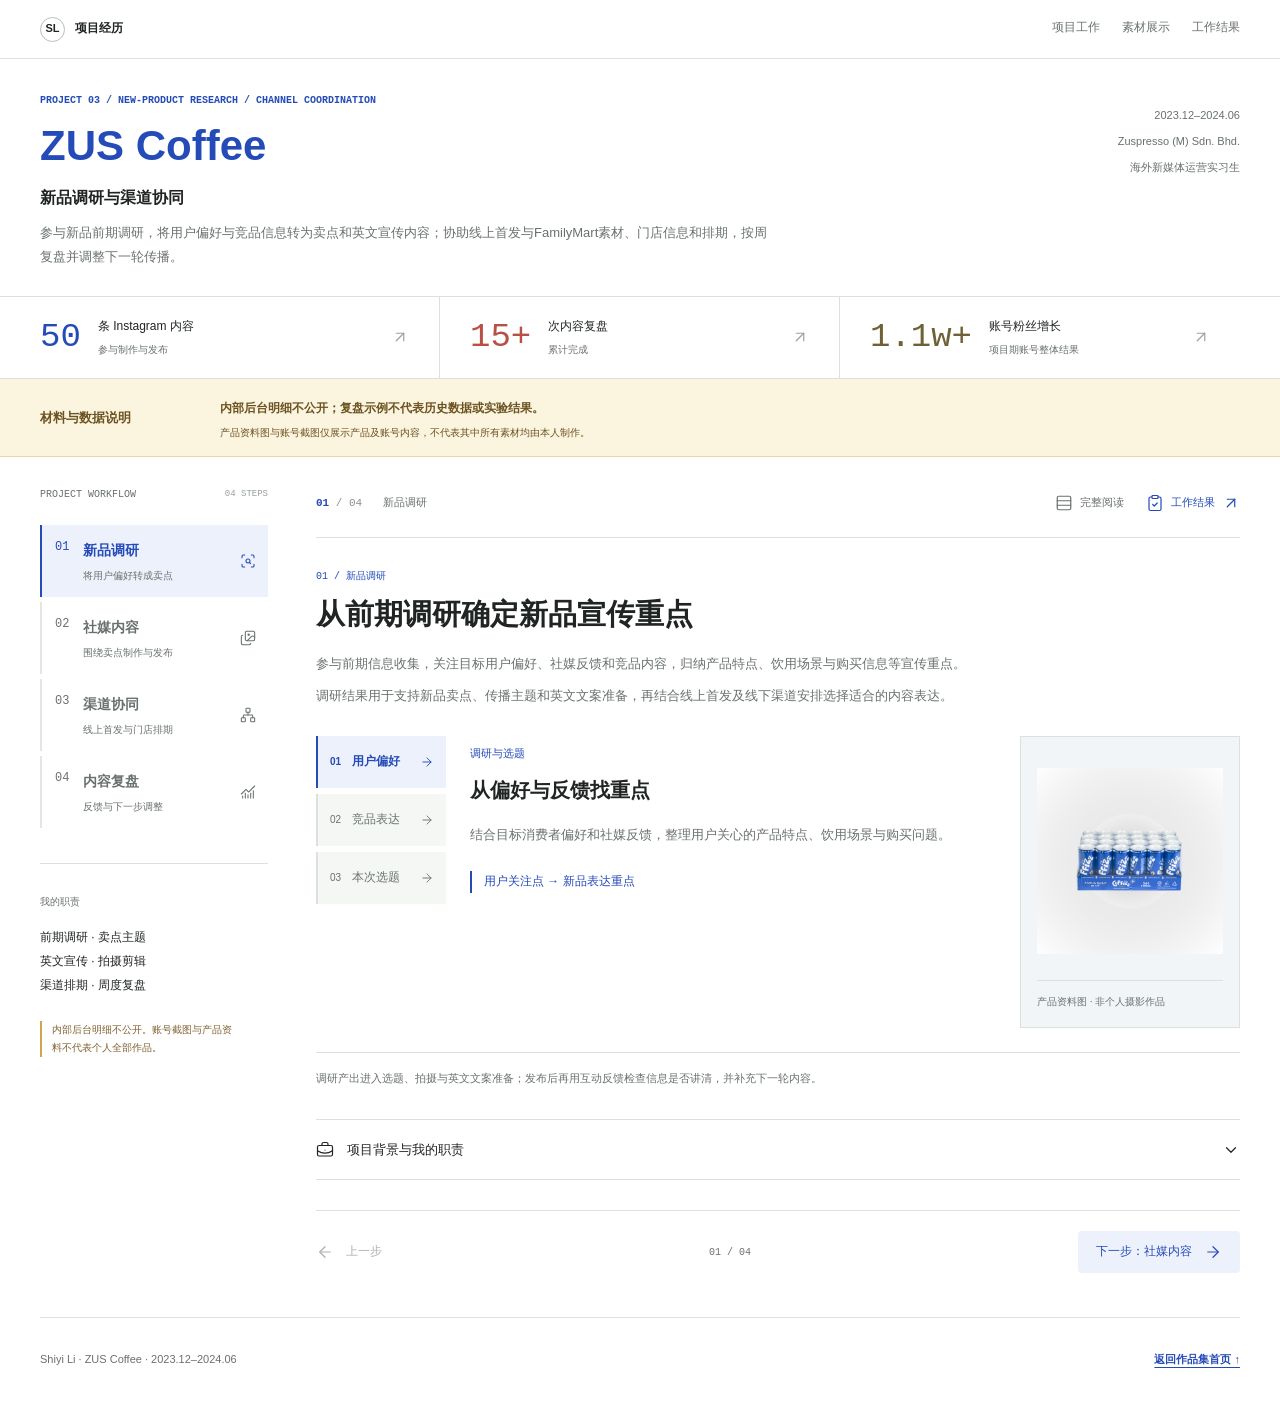
<file: docs/projects/zus-everywhere/case_study.html>
<!doctype html>
<html lang="zh-CN">
<head>
  <meta charset="UTF-8">
  <meta name="viewport" content="width=device-width, initial-scale=1">
  <meta name="description" content="ZUS Coffee新品调研与渠道协同：参与目标用户及竞品调研，协助50条Instagram内容发布，配合线上首发与FamilyMart宣传信息和排期，累计输出15+次内容复盘。">
  <title>ZUS Coffee新品调研与渠道协同 | 李世怡 · 市场专员</title>
  <style>
    :root { --ink: #202a38; --blue: #1645c3; --pink: #ad3168; --teal: #08786a; --gold: #805e13; --yellow: #ffe083; --line: #d9e0e8; --muted: #596777; --soft: #f4f6f9; }
    * { box-sizing: border-box; }
    html { scroll-behavior: smooth; scroll-padding-top: 86px; }
    body { margin: 0; color: var(--ink); background: #fff; font: 16px/1.8 Inter, -apple-system, BlinkMacSystemFont, "Segoe UI", "PingFang SC", "Microsoft YaHei", sans-serif; letter-spacing: 0; }
    h1, h2, h3, h4, p, figure { margin: 0; }
    h1, h2, h3, h4 { line-height: 1.4; letter-spacing: 0; text-wrap: balance; }
    p { overflow-wrap: anywhere; }
    a { color: inherit; text-underline-offset: 4px; }
    img { display: block; max-width: 100%; height: auto; }
    button { font: inherit; cursor: pointer; touch-action: manipulation; }
    button, a { -webkit-tap-highlight-color: transparent; }
    [hidden] { display: none !important; }
    :focus-visible { outline: 3px solid var(--pink); outline-offset: 4px; }
    .wrap { width: min(1180px, calc(100% - 64px)); margin-inline: auto; }
    .skip-link { position: fixed; top: 10px; left: 10px; z-index: 100; padding: 8px 12px; background: #fff; transform: translateY(-160%); }
    .skip-link:focus { transform: none; }
    .nav { position: sticky; top: 0; z-index: 30; display: flex; align-items: center; justify-content: space-between; gap: 24px; min-height: 64px; padding: 0 max(32px, calc((100% - 1180px) / 2)); background: #fffffffa; border-bottom: 1px solid var(--line); }
    .brand { display: inline-flex; align-items: center; gap: 10px; color: var(--blue); text-decoration: none; font-size: 13px; font-weight: 750; white-space: nowrap; }
    .brand-mark { display: grid; place-items: center; width: 28px; height: 28px; border: 1px solid var(--blue); border-radius: 50%; font-size: 11px; }
    .nav-links { display: flex; gap: 22px; min-width: 0; overflow: auto; scrollbar-width: none; }
    .nav-links::-webkit-scrollbar { display: none; }
    .nav-links a { display: inline-flex; flex-shrink: 0; align-items: center; min-height: 44px; border-bottom: 2px solid transparent; color: var(--muted); text-decoration: none; font-size: 12px; }
    .nav-links a:hover, .nav-links a[aria-current="location"] { color: var(--blue); border-bottom-color: var(--blue); }
    .hero { position: relative; isolation: isolate; background: #d9e5ed; }
    .hero::before { content: ""; position: absolute; inset: 0; z-index: -1; background: linear-gradient(90deg, #f4f8fcfa 0%, #f4f8fcf5 36%, #f4f8fc75 60%, #f4f8fc00 80%), url("evidence/coffizz-launch.jpg") center 55% / cover no-repeat; }
    .hero-inner { padding-block: 55px 35px; }
    .eyebrow { margin-bottom: 20px; color: var(--blue); font-size: 11px; font-weight: 750; }
    h1 { color: var(--blue); font-size: 64px; line-height: 1.14; font-weight: 850; }
    h1 span { display: block; margin-top: 16px; color: var(--ink); font-size: 36px; line-height: 1.35; }
    .hero-copy { max-width: 570px; margin-top: 22px; color: #334558; font-size: 16px; line-height: 1.9; }
    .hero-meta { display: flex; flex-wrap: wrap; gap: 8px 20px; margin-top: 23px; font-size: 12px; color: #334558; }
    .hero-meta span { padding-left: 9px; border-left: 2px solid var(--blue); }
    .hero-source { max-width: 570px; margin-top: 28px; font-size: 10px; color: #3c4e5f; }
    .hero-source a { display: inline-flex; align-items: center; min-height: 32px; }
    .disclosure { background: var(--yellow); color: #362807; border-bottom: 1px solid #d9b759; }
    .disclosure-inner { display: grid; grid-template-columns: 205px 1fr; align-items: center; gap: 40px; padding-block: 21px; }
    .disclosure h2 { font-size: 18px; }
    .disclosure strong { font-size: 14px; }
    .disclosure p { font-size: 12px; margin-top: 5px; }
    .snapshot { border-bottom: 1px solid var(--line); }
    .metric-row { display: grid; grid-template-columns: repeat(3, minmax(0, 1fr)); }
    .metric { --accent: var(--blue); display: grid; grid-template-columns: auto 1fr; gap: 22px; align-items: center; padding: 28px; border-right: 1px solid var(--line); }
    .metric:first-child { padding-left: 0; }
    .metric:nth-child(2) { --accent: var(--teal); }
    .metric:last-child { --accent: var(--pink); border-right: 0; }
    .metric strong { color: var(--accent); font: 46px/1.2 "SFMono-Regular", Consolas, monospace; white-space: nowrap; }
    .metric b { display: block; font-size: 14px; }
    .metric small { display: block; font-size: 11px; color: var(--muted); margin-top: 4px; }
    .band { border-bottom: 1px solid var(--line); }
    .soft { background: var(--soft); }
    .section { padding-block: 74px; }
    .section-head { display: grid; grid-template-columns: .85fr 1.15fr; gap: 70px; margin-bottom: 34px; align-items: start; }
    .kicker { color: var(--blue); font-size: 11px; font-weight: 750; margin-bottom: 12px; }
    h2 { font-size: 36px; line-height: 1.35; }
    h3 { font-size: 22px; } h4 { font-size: 16px; }
    .lead { font-size: 15px; color: var(--muted); line-height: 1.95; padding-top: 3px; }
    .lead p + p { margin-top: 12px; }
    .roles { display: grid; grid-template-columns: repeat(3, minmax(0, 1fr)); gap: 30px; }
    .role { --accent: var(--blue); display: grid; grid-template-columns: 38px 1fr; gap: 18px; border-top: 3px solid var(--accent); padding-top: 24px; }
    .role:nth-child(2) { --accent: var(--pink); }
    .role:nth-child(3) { --accent: var(--teal); }
    .role > span { font: 28px/1.5 "SFMono-Regular", Consolas, monospace; color: var(--accent); }
    .role p { font-size: 13px; color: var(--muted); margin-top: 10px; }
    .research-grid { display: grid; grid-template-columns: repeat(3, minmax(0, 1fr)); gap: 30px; }
    .research-item { padding-top: 22px; border-top: 1px solid #b3bfcd; }
    .research-item > span { color: var(--blue); font: 12px/1.5 "SFMono-Regular", Consolas, monospace; }
    .research-item h3 { margin-top: 12px; }
    .research-item p { color: var(--muted); font-size: 14px; margin-top: 12px; }
    .research-item small { display: block; font-size: 11px; color: var(--gold); margin-top: 20px; }
    .research-note { padding-top: 24px; margin-top: 28px; border-top: 1px solid var(--line); font-size: 13px; color: var(--muted); }
    .workflow-heading { display: flex; justify-content: space-between; align-items: baseline; gap: 16px; flex-wrap: wrap; margin-bottom: 22px; }
    .workflow-heading h3 { font-size: 19px; }
    .example-label { font-size: 11px; color: var(--gold); font-weight: 650; }
    .workflow { display: grid; grid-template-columns: repeat(6, minmax(0, 1fr)); gap: 22px; list-style: none; margin: 0 0 38px; padding: 0; }
    .workflow li { --accent: var(--blue); position: relative; border-top: 3px solid var(--accent); padding-top: 20px; }
    .workflow li:nth-child(2), .workflow li:nth-child(5) { --accent: var(--pink); }
    .workflow li:nth-child(3), .workflow li:nth-child(6) { --accent: var(--teal); }
    .workflow li:not(:last-child)::after { content: "→"; position: absolute; right: -22px; top: -21px; color: var(--accent); font-size: 23px; background: #fff; padding-inline: 3px; }
    .workflow li > span { display: block; color: var(--accent); font: 29px/1.3 "SFMono-Regular", Consolas, monospace; margin-bottom: 12px; }
    .workflow h4 { font-size: 16px; }
    .workflow p { font-size: 12px; color: var(--muted); margin-top: 8px; }
    .tablist { display: flex; width: min(650px, 100%); padding: 4px; border: 1px solid #b7c4d4; background: #fff; border-radius: 6px; margin-bottom: 24px; }
    .tablist button { flex: 1; min-width: 0; min-height: 46px; padding: 8px 12px; border: 0; border-radius: 3px; color: var(--muted); background: transparent; font-size: 13px; }
    .tablist button[aria-selected="true"] { background: var(--blue); color: #fff; }
    .tablist button:hover:not([aria-selected="true"]) { background: var(--soft); color: var(--blue); }
    .panels { min-width: 0; }
    .panel { padding: 28px 0; border-block: 1px solid var(--line); min-width: 0; }
    .panel + .panel { margin-top: 24px; }
    .enhanced .panels { display: grid; }
    .enhanced .panel { grid-area: 1 / 1; margin: 0; }
    .enhanced .panel[aria-hidden="true"] { visibility: hidden; pointer-events: none; }
    .panel-heading { display: grid; grid-template-columns: 56px 1fr; align-items: center; gap: 20px; margin-bottom: 25px; }
    .panel-heading > span { color: var(--pink); font: 37px/1.2 "SFMono-Regular", Consolas, monospace; }
    .panel-heading small { display: block; font-size: 10px; color: var(--muted); margin-bottom: 7px; }
    .panel-heading h3 { font-size: 24px; }
    .panel-columns { display: grid; grid-template-columns: repeat(3, minmax(0, 1fr)); gap: 30px; }
    .panel-column { --accent: var(--blue); border-top: 3px solid var(--accent); padding-top: 17px; }
    .panel-column:nth-child(2) { --accent: var(--pink); }
    .panel-column:nth-child(3) { --accent: var(--teal); }
    .panel-column h4 { color: var(--accent); }
    .panel-column p { font-size: 14px; color: var(--muted); line-height: 1.9; margin-top: 11px; }
    .material-note { font-size: 11px; color: var(--muted); margin-top: 17px; }
    .evidence { display: grid; grid-template-columns: minmax(0, 1fr) minmax(0, 1fr); gap: 56px; align-items: start; margin-top: 50px; }
    .photo-link { display: block; cursor: zoom-in; border: 1px solid var(--line); background: #fff; }
    .photo-link:hover { outline: 3px solid var(--blue); outline-offset: -3px; }
    .feed img { width: 100%; aspect-ratio: 1206 / 2622; object-fit: contain; }
    figcaption { font-size: 11px; color: var(--muted); margin-top: 12px; }
    .evidence-copy { padding-top: 23px; border-top: 2px solid var(--ink); }
    .evidence-copy h3 { font-size: 27px; }
    .evidence-copy > p { margin-top: 16px; font-size: 14px; color: var(--muted); }
    .evidence-points { margin: 25px 0; }
    .evidence-points > div { padding-block: 16px; border-top: 1px solid var(--line); }
    .evidence-points dt { font-size: 14px; font-weight: 700; }
    .evidence-points dd { margin: 6px 0 0; font-size: 13px; color: var(--muted); }
    .image-note { padding: 16px 18px; margin-top: 20px; border-left: 3px solid #ae790b; background: var(--yellow); color: #362807; font-size: 12px; }
    .product-materials { display: grid; grid-template-columns: 1fr 1fr; gap: 18px; margin-top: 28px; }
    .product-materials img { width: 100%; aspect-ratio: 1; object-fit: contain; }
    .channel-steps { display: grid; grid-template-columns: repeat(3, minmax(0, 1fr)); gap: 30px; margin-bottom: 40px; }
    .channel-step { border-top: 3px solid var(--teal); padding-top: 22px; }
    .channel-step:nth-child(2) { border-color: var(--pink); }
    .channel-step:nth-child(3) { border-color: var(--blue); }
    .channel-step h3 { font-size: 21px; }
    .channel-step p { font-size: 13px; color: var(--muted); margin-top: 11px; }
    .review-intro { display: flex; justify-content: space-between; align-items: baseline; gap: 20px; flex-wrap: wrap; margin-bottom: 22px; }
    .review-intro h3 { font-size: 23px; }
    .review-note { padding: 15px 18px; background: #fff2c8; border-left: 3px solid #c79922; color: #604714; font-size: 12px; margin-bottom: 22px; }
    .results { background: #f1f7f4; }
    .result-list { list-style: none; margin: 0; padding: 0; border-top: 1px solid #b9d2c7; }
    .result-list li { display: grid; grid-template-columns: 55px .8fr 1.2fr; align-items: baseline; gap: 28px; padding-block: 26px; border-bottom: 1px solid #b9d2c7; }
    .result-list li > span { font: 22px/1.2 "SFMono-Regular", Consolas, monospace; color: var(--teal); }
    .result-list h3 { font-size: 22px; }
    .result-list p { font-size: 14px; color: var(--muted); }
    .scope-note { margin-top: 25px; font-size: 12px; color: #4b6258; }
    .scope-note strong { margin-right: 10px; color: #25654a; }
    .footer { padding-block: 22px; font-size: 11px; color: var(--muted); }
    .footer .wrap { display: flex; justify-content: space-between; gap: 20px; align-items: center; }
    .footer a { display: inline-flex; align-items: center; min-height: 44px; font-weight: 700; color: var(--blue); }
    @media (max-width: 1000px) {
      h1 { font-size: 55px; } h1 span { font-size: 32px; } h2 { font-size: 32px; }
      .hero-copy { max-width: 480px; }
      .metric { grid-template-columns: 1fr; gap: 9px; padding-inline: 22px; }
      .metric strong { font-size: 40px; }
      .section-head { gap: 36px; }
      .role { grid-template-columns: 30px 1fr; gap: 12px; } .role h3 { font-size: 20px; }
      .workflow { gap: 15px; } .workflow li:not(:last-child)::after { right: -19px; font-size: 20px; top: -19px; }
      .workflow h4 { font-size: 14px; }
      .evidence { gap: 30px; }
      .product-materials { gap: 12px; }
    }
    @media (max-width: 760px) {
      html { scroll-padding-top: 102px; }
      .wrap { width: calc(100% - 36px); }
      .nav { flex-direction: column; align-items: stretch; padding: 12px 18px 0; gap: 0; }
      .brand { font-size: 12px; } .brand-mark { width: 24px; height: 24px; }
      .nav-links { width: 100%; gap: 23px; } .nav-links a { font-size: 11px; }
      .hero::before { background-image: linear-gradient(90deg, #f4f8fcfa 0%, #f4f8fce8 48%, #f4f8fc85 100%), url("evidence/coffizz-launch.jpg"); background-position: center, 68% center; }
      .hero-inner { padding-block: 32px 22px; }
      h1 { font-size: 44px; } h1 span { margin-top: 14px; font-size: 27px; }
      .eyebrow { font-size: 10px; margin-bottom: 15px; }
      .hero-copy { font-size: 14px; margin-top: 17px; max-width: 390px; }
      .hero-meta { font-size: 10px; gap: 7px 14px; margin-top: 18px; }
      .hero-source { font-size: 10px; margin-top: 16px; }
      .disclosure-inner { grid-template-columns: 1fr; gap: 8px; padding-block: 18px; }
      .disclosure h2 { font-size: 18px; } .disclosure strong { font-size: 12px; } .disclosure p { font-size: 11px; }
      .metric, .metric:first-child { padding: 22px 12px; }
      .metric:first-child { padding-left: 0; } .metric:last-child { padding-right: 0; }
      .metric strong { font-size: 30px; } .metric b { font-size: 12px; } .metric small { font-size: 10px; }
      .section { padding-block: 50px; }
      .section-head { grid-template-columns: 1fr; gap: 18px; margin-bottom: 28px; }
      h2 { font-size: 29px; } .kicker { font-size: 10px; margin-bottom: 10px; } .lead { font-size: 14px; }
      .roles, .research-grid { grid-template-columns: 1fr; gap: 24px; }
      .role { padding-top: 18px; grid-template-columns: 35px 1fr; gap: 15px; }
      .role h3 { font-size: 21px; } .role p { margin-top: 7px; }
      .research-item { padding-top: 18px; } .research-item h3 { font-size: 21px; margin-top: 8px; }
      .research-item p { margin-top: 8px; font-size: 13px; } .research-item small { margin-top: 12px; }
      .research-note { font-size: 12px; padding-top: 20px; margin-top: 25px; }
      .workflow-heading h3 { font-size: 18px; } .example-label { font-size: 10px; }
      .workflow { grid-template-columns: 1fr; gap: 0; margin-bottom: 28px; }
      .workflow li { border-top: 0; border-left: 2px solid var(--accent); padding: 0 0 24px 54px; margin-left: 9px; }
      .workflow li:last-child { padding-bottom: 0; }
      .workflow li > span { position: absolute; top: 1px; left: 14px; font-size: 21px; }
      .workflow h4 { font-size: 17px; } .workflow p { margin-top: 6px; }
      .workflow li:not(:last-child)::after { content: "↓"; top: auto; bottom: 0; left: -10px; right: auto; font-size: 20px; padding: 0; }
      .tablist { width: 100%; margin-bottom: 20px; } .tablist button { font-size: 12px; padding-inline: 6px; }
      .panel { padding-block: 22px; }
      .panel-heading { grid-template-columns: 38px 1fr; gap: 15px; margin-bottom: 20px; }
      .panel-heading > span { font-size: 29px; } .panel-heading h3 { font-size: 21px; }
      .panel-columns { grid-template-columns: 1fr; gap: 23px; }
      .panel-column { padding-top: 15px; } .panel-column p { font-size: 13px; margin-top: 9px; }
      .material-note { font-size: 10px; }
      .evidence { grid-template-columns: 1fr; gap: 26px; margin-top: 35px; }
      .evidence-copy { padding-top: 19px; } .evidence-copy h3 { font-size: 25px; }
      .evidence-copy > p { font-size: 13px; }
      .product-materials { gap: 16px; }
      .channel-steps { grid-template-columns: 1fr; gap: 24px; margin-bottom: 30px; }
      .channel-step { padding-top: 18px; } .channel-step p { margin-top: 8px; }
      .review-intro { gap: 8px; } .review-intro h3 { font-size: 21px; }
      .review-note { font-size: 11px; padding: 14px 16px; }
      .result-list li { grid-template-columns: 32px 1fr; gap: 10px 16px; padding-block: 23px; }
      .result-list li > span { font-size: 19px; } .result-list h3 { font-size: 21px; }
      .result-list p { grid-column: 2; font-size: 13px; }
      .scope-note { font-size: 11px; } .scope-note strong { display: block; margin-bottom: 6px; }
      .footer .wrap { flex-direction: column; align-items: flex-start; gap: 6px; }
    }
    @media (max-width: 360px) { .metric strong { font-size: 26px; } .nav-links { gap: 17px; } }
    @media (prefers-reduced-motion: reduce) { html { scroll-behavior: auto; } }
  </style>
  <link rel="stylesheet" href="../ai-news-dashboard/case-study-workspace.css">
  <link rel="stylesheet" href="../project-workspace.css">
  <link rel="stylesheet" href="../market-workspace.css">
</head>
<body>
  <a class="skip-link" href="#overview">跳至项目内容</a>
  <nav class="nav" aria-label="页面导航">
    <a class="brand" href="../../" aria-label="返回作品集首页"><span class="brand-mark">SL</span><span>Shiyi Li · 市场专员</span></a>
    <div class="nav-links"><a href="#overview">我的职责</a><a href="#research">前期调研</a><a href="#content">宣传资料</a><a href="#review">渠道协同</a><a href="#results">工作结果</a></div>
  </nav>
  <main>
    <header class="hero">
      <div class="wrap hero-inner">
        <p class="eyebrow">PROJECT 03 / MARKET RESEARCH · MATERIALS · CHANNEL COORDINATION</p>
        <h1>ZUS Coffee<span>新品调研<br>与渠道协同</span></h1>
        <p class="hero-copy">参与新品前期调研，将用户偏好与竞品信息转为卖点和英文宣传内容；协助线上首发与FamilyMart素材、门店信息和排期，按周复盘并调整下一轮传播。</p>
        <div class="hero-meta"><span>2023.12–2024.06</span><span>Zuspresso (M) Sdn. Bhd.</span><span>海外新媒体运营实习生</span></div>
        <p class="hero-source">COFFIZZ 产品资料图 · 非个人摄影作品 · <a href="https://siakapkeli.my/articles/zus-coffee-perkenalkan-coffizz-kopi-berkarbonat-halal-dalam-tin-pertama-di-malaysia" target="_blank" rel="noopener noreferrer">原图片来源 ↗</a></p>
      </div>
    </header>
    <aside class="disclosure" aria-labelledby="disclosure-title">
      <div class="wrap disclosure-inner"><h2 id="disclosure-title">材料与数据说明</h2><div><strong>内部后台明细不公开；复盘示例不代表历史数据或实验结果。</strong><p>产品资料图与账号截图仅展示产品及账号内容，不代表其中所有素材均由本人制作。</p></div></div>
    </aside>
    <div class="snapshot" aria-label="工作量与账号结果">
      <div class="wrap metric-row">
        <div class="metric"><strong>50</strong><div><b>条 Instagram 内容</b><small>协助制作与发布的内容条数</small></div></div>
        <div class="metric"><strong>15+</strong><div><b>次内容复盘</b><small>每周监测、累计输出复盘</small></div></div>
        <div class="metric"><strong>1.1w+</strong><div><b>账号粉丝增长</b><small>项目期账号整体结果</small></div></div>
      </div>
    </div>

    <section class="band" id="overview"><div class="wrap section">
      <div class="section-head"><div><p class="kicker">01 / 项目背景与职责</p><h2>调研形成传播重点<br>协同推进宣传落地</h2></div><div class="lead"><p>在 Zuspresso (M) Sdn. Bhd. 实习期间，参与 ZUS Coffee 新品前期调研，结合目标用户偏好、社媒反馈与竞品内容提炼卖点及传播主题，协助准备 Instagram 内容与英文宣传材料。</p><p>配合线上首发及 FamilyMart 线下传播，整理素材、门店信息与发布排期；发布后每周跟踪数据，累计输出15+次复盘，将反馈带回选题和内容调整。</p></div></div>
      <div class="roles">
        <article class="role"><span>01</span><div><h3>前期调研与主题梳理</h3><p>参与用户偏好及竞品内容调研，提炼新品卖点与传播主题，为宣传准备提供依据。</p></div></article>
        <article class="role"><span>02</span><div><h3>英文资料与内容执行</h3><p>参与选题、拍摄剪辑、英文文案和标签整理，协助50条 Instagram 内容发布。</p></div></article>
        <article class="role"><span>03</span><div><h3>渠道配合与复盘</h3><p>整理线上首发与 FamilyMart 传播所需信息、素材和排期，按周复盘并支持后续调整。</p></div></article>
      </div>
    </div></section>

    <section class="band soft" id="research"><div class="wrap section">
      <div class="section-head"><div><p class="kicker">02 / 前期调研与宣传重点</p><h2>从用户与竞品信息<br>梳理新品传播方向</h2></div><div class="lead"><p>参与前期信息收集，关注目标用户偏好、社媒反馈和竞品内容，归纳产品特点、饮用场景与购买信息等宣传重点。</p><p>调研结果用于支持新品卖点、传播主题和英文文案准备，再结合线上首发及线下渠道安排选择适合的内容表达。</p></div></div>
      <div class="research-grid">
        <article class="research-item"><span>01 / 消费者</span><h3>从偏好与反馈找重点</h3><p>结合目标消费者偏好和社媒反馈，整理用户关心的产品特点、饮用场景与购买问题。</p><small>用户关注点 → 新品表达重点</small></article>
        <article class="research-item"><span>02 / 竞品</span><h3>观察新品内容怎么呈现</h3><p>参考竞品的新品介绍、场景画面和渠道说明，判断哪些表达适合目标用户与本次传播。</p><small>竞品内容观察 → 选题与形式参考</small></article>
        <article class="research-item"><span>03 / 卖点</span><h3>把信息转成制作任务</h3><p>结合产品资料与首发安排，梳理主要卖点、画面方向、英文文案和渠道信息，供内容制作使用。</p><small>调研与产品资料 → 选题、拍摄及英文表达</small></article>
      </div>
      <p class="research-note">调研产出进入选题、拍摄与英文文案准备；发布后再用互动反馈检查信息是否讲清，并补充下一轮内容。</p>
    </div></section>

    <section class="band" id="content"><div class="wrap section">
      <div class="section-head"><div><p class="kicker">03 / 英文宣传材料与内容执行</p><h2>把调研结论<br>转成可发布的宣传内容</h2></div><div class="lead"><p>协助完成50条Instagram内容发布，参与选题、拍摄、剪辑、英文文案、hashtag与素材整理。</p><p>围绕已梳理的卖点和传播主题，配合准备画面、英文文案与发布信息，让宣传材料与产品、场景及渠道安排保持对应。</p></div></div>
      <div class="workflow-heading"><h3>从信息收集到发布复盘</h3><span class="example-label">工作环节整理 · 非历史排期记录</span></div>
      <ol class="workflow" aria-label="内容工作流程">
        <li><span>01</span><h4>前期调研</h4><p>整理用户偏好与竞品内容</p></li>
        <li><span>02</span><h4>卖点与主题</h4><p>形成选题和英文文案方向</p></li>
        <li><span>03</span><h4>拍摄与剪辑</h4><p>参与画面与视频制作</p></li>
        <li><span>04</span><h4>素材与渠道信息</h4><p>整理门店信息与发布排期</p></li>
        <li><span>05</span><h4>配合内容发布</h4><p>准备英文文案、标签及素材</p></li>
        <li><span>06</span><h4>每周复盘</h4><p>把反馈带回内容与节奏调整</p></li>
      </ol>
      <div class="tabbed" data-tab-group="content">
        <div class="tablist" role="tablist" aria-label="三类内容工作" hidden>
          <button id="content-tab-product" type="button" role="tab" aria-controls="content-product">新品介绍</button>
          <button id="content-tab-scene" type="button" role="tab" aria-controls="content-scene">生活场景</button>
          <button id="content-tab-channel" type="button" role="tab" aria-controls="content-channel">购买信息</button>
        </div>
        <div class="panels">
          <article class="panel" id="content-product"><div class="panel-heading"><span>01</span><div><small>新品介绍</small><h3>把产品信息说明白</h3></div></div><div class="panel-columns">
            <div class="panel-column"><h4>要传达什么</h4><p>新品是什么，有哪些值得关注的产品特点，以及本次发布需要说明的信息。</p></div>
            <div class="panel-column"><h4>参与的工作</h4><p>整理产品卖点，参与相关选题、拍摄剪辑与英文文案，配合素材准备。</p></div>
            <div class="panel-column"><h4>内容表达重点</h4><p>产品画面与文案相互对应，产品名称、信息和发布主题保持一致。</p></div>
          </div></article>
          <article class="panel" id="content-scene"><div class="panel-heading"><span>02</span><div><small>生活场景内容</small><h3>让画面贴近使用情境</h3></div></div><div class="panel-columns">
            <div class="panel-column"><h4>要传达什么</h4><p>产品可以出现在哪些日常情境中，让内容不只停留在包装和卖点介绍。</p></div>
            <div class="panel-column"><h4>参与的工作</h4><p>结合选题参与拍摄、剪辑与英文文案，整理不同版本和发布所需素材。</p></div>
            <div class="panel-column"><h4>内容表达重点</h4><p>让产品、场景和文字围绕同一个主题，避免画面与文案各说各的。</p></div>
          </div></article>
          <article class="panel" id="content-channel"><div class="panel-heading"><span>03</span><div><small>购买信息传播</small><h3>把购买信息补充清楚</h3></div></div><div class="panel-columns">
            <div class="panel-column"><h4>要传达什么</h4><p>新品的线上发布与线下渠道信息，让感兴趣的用户知道在哪里了解或购买。</p></div>
            <div class="panel-column"><h4>参与的工作</h4><p>配合线上首发及 FamilyMart 传播，协助整理宣传素材、门店信息与发布排期。</p></div>
            <div class="panel-column"><h4>内容表达重点</h4><p>核对产品名称、渠道说明与发布时间，避免信息遗漏或前后不一致。</p></div>
          </div></article>
        </div>
      </div>
      <p class="material-note">三类内容为工作说明的组织方式，不代表三组对照实验；未展示单条内容的后台数据或转化结论。</p>
      <div class="evidence">
        <figure class="feed"><a class="photo-link" href="../../works/covers/zus-everywhere.jpg" target="_blank" rel="noopener noreferrer" aria-label="查看 ZUS Everywhere 账号截图原图"><img src="../../works/covers/zus-everywhere.jpg" width="1206" height="2622" alt="ZUS Everywhere Instagram 账号截图，包含产品、场景及活动内容" loading="lazy"></a><figcaption>账号截图 · 保留原貌 · 不代表其中所有内容均由本人制作</figcaption></figure>
        <div class="evidence-copy">
          <p class="kicker">账号内容与产品资料</p><h3>画面、英文文案<br>和发布信息一起准备</h3>
          <p>账号截图呈现了产品、生活场景和活动等内容。我的参与范围以本页说明的选题、拍摄剪辑、英文文案及发布配合为准。</p>
          <dl class="evidence-points">
            <div><dt>画面与视频</dt><dd>参与拍摄和剪辑，围绕选题准备相应素材。</dd></div>
            <div><dt>英文文案与标签</dt><dd>参与英文 caption、hashtag 与产品信息整理。</dd></div>
            <div><dt>素材与发布时间</dt><dd>协助整理素材版本，配合发布排期与信息确认。</dd></div>
          </dl>
          <p class="image-note">材料说明：账号截图用于呈现整体内容风格；下方为产品资料图，并非个人摄影或设计作品。</p>
          <div class="product-materials">
            <figure><a class="photo-link" href="evidence/coffizz-product.png" target="_blank" rel="noopener noreferrer" aria-label="查看 COFFIZZ 产品资料原图"><img src="evidence/coffizz-product.png" width="1080" height="1080" alt="COFFIZZ 产品资料图" loading="lazy"></a><figcaption>COFFIZZ 产品资料图</figcaption></figure>
            <figure><a class="photo-link" href="evidence/coffizz-carton.png" target="_blank" rel="noopener noreferrer" aria-label="查看 COFFIZZ 包装资料原图"><img src="evidence/coffizz-carton.png" width="1080" height="1080" alt="COFFIZZ 外箱包装资料图" loading="lazy"></a><figcaption>COFFIZZ 包装资料图</figcaption></figure>
          </div>
        </div>
      </div>
    </div></section>

    <section class="band soft" id="review"><div class="wrap section">
      <div class="section-head"><div><p class="kicker">04 / 渠道信息、排期与内容复盘</p><h2>围绕首发与门店传播<br>整理信息、跟进排期</h2></div><div class="lead"><p>配合新品线上首发及FamilyMart线下渠道传播，协助整理宣传素材、门店信息与发布排期，核对产品、渠道说明和发布时间。</p><p>每周跟踪内容表现，累计输出15+次内容复盘，支持后续选题、表达和发布节奏调整。信息准备、发布配合与复盘回流相互衔接。</p></div></div>
      <div class="channel-steps">
        <article class="channel-step"><h3>宣传准备</h3><p>整理首发素材、FamilyMart门店信息及排期，检查产品名称、渠道说明与时间是否一致。</p></article>
        <article class="channel-step"><h3>发布配合与跟踪</h3><p>每周跟踪可获取的内容表现，整理消费者对卖点、场景和购买信息的互动反馈。</p></article>
        <article class="channel-step"><h3>复盘与调整建议</h3><p>把信息缺口补回文案与素材，优化后续选题和发布节奏，再持续观察新的反馈。</p></article>
      </div>
      <div class="review-intro"><h3>复盘时，如何考虑下一步</h3><span class="example-label">复盘思路示意 · 非历史数据结论</span></div>
      <p class="review-note">以下是问题处理思路，不是历史用户原话、真实数据对比或已经验证的优化效果。数据有变化时，先核对内容、时间与其他影响因素，再讨论调整。</p>
      <div class="tabbed" data-tab-group="review">
        <div class="tablist" role="tablist" aria-label="复盘思路示例" hidden>
          <button id="review-tab-info" type="button" role="tab" aria-controls="review-info">购买地点询问</button>
          <button id="review-tab-response" type="button" role="tab" aria-controls="review-response">内容表现变化</button>
          <button id="review-tab-product" type="button" role="tab" aria-controls="review-product">产品问题反馈</button>
        </div>
        <div class="panels">
          <article class="panel" id="review-info"><div class="panel-heading"><span>01</span><div><small>示例情境</small><h3>评论里出现购买地点询问</h3></div></div><div class="panel-columns">
            <div class="panel-column"><h4>关注什么信息</h4><p>用户具体询问哪个产品、哪个地区或哪类购买渠道，不直接把询问当作成交。</p></div>
            <div class="panel-column"><h4>还需要核对什么</h4><p>检查原帖是否说明购买渠道，以及现有门店或购买入口信息是否仍然准确。</p></div>
            <div class="panel-column"><h4>可以怎样调整</h4><p>在信息确认后补充渠道说明，并在后续相关内容中更清楚地呈现购买信息。</p></div>
          </div></article>
          <article class="panel" id="review-response"><div class="panel-heading"><span>02</span><div><small>示例情境</small><h3>一条内容的表现发生变化</h3></div></div><div class="panel-columns">
            <div class="panel-column"><h4>关注什么信息</h4><p>在相同观察时长下，查看可获取的触达和互动表现，避免只看某一个数字。</p></div>
            <div class="panel-column"><h4>还需要核对什么</h4><p>核对主题、形式、发布时间，以及是否有活动或额外推广等影响。</p></div>
            <div class="panel-column"><h4>可以怎样调整</h4><p>提出下一条内容的具体尝试，如调整开头或信息顺序，发布后继续观察，不提前承诺效果。</p></div>
          </div></article>
          <article class="panel" id="review-product"><div class="panel-heading"><span>03</span><div><small>示例情境</small><h3>用户对产品信息有疑问</h3></div></div><div class="panel-columns">
            <div class="panel-column"><h4>关注什么信息</h4><p>区分用户是在询问产品信息，还是表达个人偏好，不从少量评论推断全部用户。</p></div>
            <div class="panel-column"><h4>还需要核对什么</h4><p>回看原内容是否解释清楚，再核对产品资料，确认哪些信息可以补充。</p></div>
            <div class="panel-column"><h4>可以怎样调整</h4><p>把已确认的信息补充到文案或后续选题中，涉及不确定的问题先与团队确认。</p></div>
          </div></article>
        </div>
      </div>
    </div></section>

    <section class="band results" id="results"><div class="wrap section">
      <div class="section-head"><div><p class="kicker">05 / 工作结果与岗位能力</p><h2>以调研支持宣传<br>以协同保障执行</h2></div><div class="lead"><p>这段经历对应市场专员所需的前期调研、宣传资料准备、合作渠道配合和进度跟踪能力。工作成果包括内容发布与复盘产出；粉丝增长为项目期账号整体结果。</p></div></div>
      <ol class="result-list">
        <li><span>01</span><h3>协助50条内容发布</h3><p>参与选题、拍摄、剪辑、英文文案、hashtag与素材整理，支持新品宣传与渠道传播。</p></li>
        <li><span>02</span><h3>输出15+次内容复盘</h3><p>每周监测内容表现，将互动反馈带回选题、表达与发布节奏。</p></li>
        <li><span>03</span><h3>账号粉丝增长1.1w+</h3><p>协同带动项目期账号整体增长，不单独归因于某条内容。</p></li>
      </ol>
      <p class="scope-note"><strong>统计范围</strong>参与发布的内容条数、累计完成的复盘次数及项目期账号粉丝增长；原始后台明细不作公开展示。</p>
    </div></section>
  </main>
  <footer class="footer"><div class="wrap"><span>Shiyi Li · ZUS Coffee · 2023.12–2024.06</span><a href="../../">返回作品集首页 ↑</a></div></footer>
  <script>
    // Shared grid sizing keeps all tab states stable; without JS every panel is readable.
    document.querySelectorAll('[data-tab-group]').forEach(group => {
      const tablist = group.querySelector('[role="tablist"]');
      const tabs = [...tablist.querySelectorAll('[role="tab"]')];
      const panels = [...group.querySelectorAll('.panel')];
      function selectTab(tab) {
        tabs.forEach(item => {
          const selected = item === tab;
          item.setAttribute('aria-selected', String(selected));
          item.tabIndex = selected ? 0 : -1;
        });
        panels.forEach(panel => {
          const selected = panel.id === tab.getAttribute('aria-controls');
          panel.setAttribute('aria-hidden', String(!selected));
          panel.inert = !selected;
        });
      }
      panels.forEach((panel, index) => {
        panel.setAttribute('role', 'tabpanel');
        panel.setAttribute('aria-labelledby', tabs[index].id);
      });
      group.classList.add('enhanced');
      tablist.hidden = false;
      selectTab(tabs[0]);
      tabs.forEach((tab, index) => {
        tab.addEventListener('click', () => selectTab(tab));
        tab.addEventListener('keydown', event => {
          let next;
          if (event.key === 'ArrowRight') next = (index + 1) % tabs.length;
          if (event.key === 'ArrowLeft') next = (index - 1 + tabs.length) % tabs.length;
          if (event.key === 'Home') next = 0;
          if (event.key === 'End') next = tabs.length - 1;
          if (next === undefined) return;
          event.preventDefault();
          selectTab(tabs[next]);
          tabs[next].focus();
        });
      });
    });
    if ('IntersectionObserver' in window) {
      const links = [...document.querySelectorAll('.nav-links a')];
      const observer = new IntersectionObserver(entries => {
        const visible = entries.filter(entry => entry.isIntersecting).sort((a, b) => a.boundingClientRect.top - b.boundingClientRect.top)[0];
        if (!visible) return;
        links.forEach(link => {
          if (link.hash === '#' + visible.target.id) link.setAttribute('aria-current', 'location');
          else link.removeAttribute('aria-current');
        });
      }, { rootMargin: '-110px 0px -55% 0px' });
      links.forEach(link => observer.observe(document.querySelector(link.hash)));
    }
  </script>
  <script src="../ai-news-dashboard/lucide.min.js"></script>
  <script src="../project-workspace.js" data-project="zus"></script>
</body>
</html>
</file>
<file: docs/projects/ai-news-dashboard/case-study-workspace.css>
:root { --ink: #202523; --muted: #69716e; --line: #dce1de; --soft: #f5f7f5; --blue: #126c62; --cyan: #126c62; --pink: #bd514d; }
.project-subtitle { margin-top: 10px; font-size: 20px; }
.hero h1 span { font-size: 36px; }
.need-tabs, .chart-tabs { display: flex; gap: 0; border-bottom: 1px solid var(--line); }
.need-tabs button, .chart-tabs button { border: 0; border-bottom: 2px solid transparent; background: none; padding: 12px 15px; color: var(--muted); font-size: 13px; }
.need-tabs [aria-selected="true"], .chart-tabs [aria-selected="true"] { border-bottom-color: var(--cyan); color: var(--cyan); font-weight: 700; }
.need-explorer { display: grid; grid-template-columns: minmax(0, 1fr) 230px; gap: 40px; }
.need-label { margin-top: 26px; font-size: 11px; color: var(--muted); }
.need-question { margin-top: 8px; font-size: 23px; }
.need-decisions { margin: 23px 0 0; }
.need-decisions > div { display: grid; grid-template-columns: 64px minmax(0, 1fr); gap: 18px; border-top: 1px solid var(--line); padding-block: 14px; font-size: 13px; }
.need-decisions dt { color: var(--muted); }
.need-decisions dd { margin: 0; }
.need-evidence { padding: 15px; background: #f0f3f0; border: 1px solid var(--line); }
.need-evidence img { height: 270px; object-fit: contain; }
.need-evidence figcaption { margin-top: 16px; border-top: 1px solid var(--line); padding-top: 12px; }
.need-evidence figcaption span { font-size: 10px; }
.need-evidence strong { font-size: 12px; margin-top: 4px; }
.need-source { margin-top: 24px; font-size: 11px; color: var(--muted); }
.interactive-case { background: #fff; }
.interactive-case svg.lucide { width: 18px; height: 18px; flex: 0 0 auto; }
.interactive-case .report, .interactive-case .hero-inner, .interactive-case .metric-strip { width: min(1280px, calc(100% - 80px)); }
.interactive-case .site-nav { min-height: 58px; padding: 0 max(40px, calc((100% - 1280px) / 2)); color: var(--ink); background: #fffffff5; border-bottom-color: var(--line); }
.interactive-case .brand-mark { border-color: #b6c0ba; width: 25px; height: 25px; }
.interactive-case .nav-brand { font-size: 12px; }
.interactive-case .nav-links a { color: var(--muted); min-height: 58px; gap: 5px; }
.interactive-case .nav-links a.active, .interactive-case .nav-links a:hover { color: var(--cyan); border-bottom-color: var(--cyan); }
.interactive-case .hero { min-height: 0; background: #fff; color: var(--ink); border-bottom: 1px solid var(--line); }
.interactive-case .hero::before { display: none; }
.interactive-case .hero-inner { position: relative; padding-block: 34px 28px; }
.interactive-case .eyebrow { margin-bottom: 13px; color: var(--cyan); font: 600 10px/1.5 "SFMono-Regular", Consolas, monospace; }
.interactive-case h1 { font-size: 42px; line-height: 1.2; font-weight: 760; }
.interactive-case h1 span { display: inline-block; margin-left: 14px; padding-left: 20px; border-left: 1px solid #acb9b1; font-size: 26px; font-weight: 500; vertical-align: middle; }
.interactive-case .project-subtitle { font-size: 16px; font-weight: 650; margin-top: 13px; }
.interactive-case .hero-copy { color: var(--muted); font-size: 13px; line-height: 1.8; margin-top: 8px; max-width: 730px; }
.interactive-case .hero-meta { position: absolute; right: 0; top: 47px; margin: 0; display: grid; gap: 6px; font-size: 11px; color: var(--muted); }
.interactive-case .hero-meta span { border: none; padding: 0; text-align: right; }
.interactive-case .metric-strip { grid-template-columns: repeat(3, minmax(0, 1fr)); }
.summary-stat { display: flex; align-items: center; gap: 20px; padding: 20px 30px; border-right: 1px solid var(--line); text-decoration: none; }
.summary-stat:first-child { padding-left: 0; }
.summary-stat:last-child { border: 0; }
.summary-stat > strong { font: 500 36px/1.2 "SFMono-Regular", Consolas, monospace; color: var(--cyan); white-space: nowrap; }
.summary-stat:nth-child(2) > strong { color: #b75145; }
.summary-stat:nth-child(3) > strong { color: #6e6137; }
.summary-stat > strong span { font-size: 21px; }
.summary-stat > strong small { font: 11px sans-serif; margin-right: 3px; }
.summary-stat > span { font-size: 12px; }
.summary-stat > span small { display: block; color: var(--muted); font-size: 10px; margin-top: 3px; }
.summary-stat > svg { margin-left: auto; color: #9aa49e; transition: transform .2s; }
.summary-stat:hover svg { transform: translate(2px, -2px); color: var(--ink); }
.workspace { display: grid; grid-template-columns: 228px minmax(0, 1fr); gap: 48px; padding-top: 30px; padding-bottom: 40px; scroll-margin-top: 78px; align-items: start; }
.workspace-rail { position: sticky; top: 83px; }
.rail-label { display: flex; align-items: center; justify-content: space-between; margin-bottom: 23px; font: 10px/1.5 "SFMono-Regular", Consolas, monospace; color: var(--muted); }
.rail-label span { color: #97a099; font-size: 9px; }
.workflow-tabs { display: grid; gap: 5px; }
.workflow-tabs button { position: relative; display: flex; align-items: center; gap: 14px; min-height: 72px; padding: 12px 12px 12px 13px; text-align: left; border: 0; border-left: 2px solid #e2e7e3; background: #fff; color: var(--muted); }
.workflow-tabs button[aria-selected="true"] { border-left-color: var(--cyan); background: #edf4ef; color: #174d3f; }
.workflow-tabs button:hover { background: #f4f7f4; }
.step-number { font: 12px/1.4 "SFMono-Regular", Consolas, monospace; align-self: flex-start; padding-top: 2px; }
.step-text { min-width: 0; }
.step-text strong { display: block; font-size: 14px; font-weight: 650; }
.step-text small { display: block; margin-top: 4px; font-size: 10px; font-weight: 400; color: var(--muted); }
.workflow-tabs button > svg { margin-left: auto; width: 16px !important; height: 16px !important; }
.rail-ownership { margin-top: 35px; padding-top: 22px; border-top: 1px solid var(--line); }
.rail-ownership > span { font-size: 10px; color: var(--muted); }
.rail-ownership p { margin-top: 10px; font-size: 12px; line-height: 2; }
.rail-note { color: #80602f; border-left: 2px solid #d1a550; padding-left: 10px; margin-top: 24px; font-size: 10px; max-width: 195px; }
.workspace-body { min-width: 0; }
.workspace-toolbar { display: flex; align-items: center; justify-content: space-between; gap: 12px; min-height: 34px; margin-bottom: 26px; padding-bottom: 18px; border-bottom: 1px solid var(--line); }
.workspace-breadcrumb { color: #89938c; font: 11px/1.5 "SFMono-Regular", Consolas, monospace; }
.workspace-breadcrumb b { color: var(--cyan); font-weight: 700; }
.workspace-breadcrumb > span { font: 11px sans-serif; color: var(--muted); margin-left: 14px; }
.workspace-actions { display: flex; align-items: center; gap: 22px; }
.workspace-actions a, .workspace-actions button { display: flex; align-items: center; gap: 7px; min-height: 32px; padding: 0; border: 0; background: transparent; color: var(--muted); text-decoration: none; font-size: 11px; }
.workspace-actions .tool-link { color: var(--cyan); }
.workspace-actions a:hover, .workspace-actions button:hover { color: var(--ink); }
.workflow-panel { min-width: 0; scroll-margin-top: 80px; }
.workflow-panel:focus { outline: none; }
.workflow-panel:focus-visible { outline: 2px solid var(--cyan); outline-offset: 9px; }
.workflow-panel:not([hidden]) { animation: reveal-panel .22s ease-out; }
.workflow-panel .section { width: 100%; padding: 0; margin: 0; scroll-margin-top: 85px; }
.workflow-panel .section-head { grid-template-columns: 1fr; gap: 14px; margin-bottom: 28px; }
.workflow-panel .kicker { font: 10px/1.5 "SFMono-Regular", Consolas, monospace; margin-bottom: 9px; color: var(--cyan); }
.workflow-panel h2 { font-size: 29px; line-height: 1.4; font-weight: 700; }
.workflow-panel .section-lead { max-width: 760px; font-size: 13px; line-height: 1.85; }
.workflow-footer { display: flex; justify-content: space-between; align-items: center; gap: 12px; border-top: 1px solid var(--line); margin-top: 30px; padding-block: 20px 4px; }
.workflow-footer button { display: inline-flex; align-items: center; justify-content: center; gap: 12px; border: 0; min-height: 42px; padding: 9px 0; background: #fff; color: var(--cyan); font-size: 12px; }
.workflow-footer button:disabled { color: #aab2ad; cursor: default; }
.workflow-footer .step-next { background: #eaf2ec; padding-inline: 18px; border-radius: 4px; }
.workflow-footer .step-next:hover { background: #dceade; }
.step-position { font: 10px "SFMono-Regular", Consolas, monospace; color: var(--muted); }
.is-full-read .workflow-panel + .workflow-panel { border-top: 1px solid var(--line); margin-top: 45px; padding-top: 40px; }
.is-full-read .workflow-footer { display: none; }
.campaign-flow { padding-block: 20px; border-block: 1px solid var(--line); margin-bottom: 26px; }
.campaign-flow-label { display: flex; justify-content: space-between; gap: 12px; font-size: 11px; }
.campaign-flow-label span + span { color: var(--muted); font-size: 10px; }
.campaign-flow ol { display: grid; grid-template-columns: repeat(4, minmax(0, 1fr)); padding: 0; margin: 30px 0; list-style: none; }
.campaign-flow li { position: relative; min-width: 0; border-top: 1px solid #b7cbbd; padding: 20px 18px 0 0; }
.campaign-flow li > svg { display: block; color: var(--cyan); margin-bottom: 18px; }
.campaign-flow li > span { position: absolute; top: -10px; left: 0; padding-right: 8px; background: #fff; color: #5c7866; font: 10px "SFMono-Regular", Consolas, monospace; }
.campaign-flow li h3 { font-size: 16px; }
.campaign-flow li p { font-size: 11px; color: var(--muted); margin-top: 8px; }
.evidence-jump { display: inline-flex; align-items: center; gap: 16px; font-size: 12px; color: var(--cyan); text-decoration: none; }
.workflow-panel .campaign-brief { border: 0; padding: 0; }
.workflow-panel .campaign-brief h3 { font-size: 18px; margin-block: 6px 15px; }
.workflow-panel .campaign-note, .workflow-panel .case-takeaway { font-size: 12px; padding: 15px 0 15px 15px; border: 0; border-left: 2px solid var(--cyan); margin-block: 26px 0; }
.workflow-panel .campaign-note strong { display: block; margin-bottom: 6px; font-size: 11px; color: var(--cyan); }
.workflow-panel .materials-credit { margin: -7px 0 22px; font-size: 12px; color: #151a17; font-weight: 600; }
.creative-viewer { display: grid; grid-template-columns: 290px minmax(0, 1fr); gap: 38px; align-items: stretch; border-block: 1px solid var(--line); padding-block: 22px; }
.creative-image { position: relative; display: grid; place-items: center; min-width: 0; padding: 15px; background: #f1f3ef; height: 332px; }
.creative-image > img { width: 100%; height: 302px; object-fit: contain; }
.creative-zoom { display: grid; place-items: center; position: absolute; right: 8px; bottom: 8px; width: 36px; height: 36px; border: 1px solid #d9ded8; background: #ffffffee; border-radius: 4px; color: var(--ink); }
.creative-zoom:hover { background: #dcebdd; }
.creative-index { color: var(--cyan); font: 11px "SFMono-Regular", Consolas, monospace; margin-top: 7px; }
.creative-annotation h3 { font-size: 23px; margin-top: 12px; }
.creative-annotation dl, #channel-detail dl { margin: 20px 0 0; }
.creative-annotation dl > div, #channel-detail dl > div { padding-block: 11px; border-top: 1px solid var(--line); display: grid; grid-template-columns: 65px minmax(0, 1fr); gap: 14px; font-size: 12px; }
.creative-annotation dt, #channel-detail dt { color: var(--muted); }
.creative-annotation dd, #channel-detail dd { margin: 0; }
.creative-credit { margin-top: 13px; color: var(--muted); font-size: 10px; }
.workflow-panel .material-group { margin-top: 24px; }
.workflow-panel .material-group + .material-group { padding-top: 0; border: 0; margin-top: 24px; }
.workflow-panel .material-group-head { margin-bottom: 12px; }
.workflow-panel .material-group-head h4 { font-size: 12px; font-weight: 600; }
.workflow-panel .material-group-head > span { font-size: 10px; }
.workflow-panel .journey-material-grid { grid-template-columns: repeat(4, minmax(0, 1fr)); gap: 15px; }
.workflow-panel .campaign-material-visual { max-width: none; height: 96px; padding: 8px; border: 1px solid var(--line); background: #f7f8f5; transition: border-color .18s, background .18s; }
.workflow-panel .campaign-material-visual a { cursor: pointer; }
.workflow-panel .campaign-material-visual a:hover { outline: none; }
.workflow-panel .campaign-material-visual:has(a:focus-visible) { outline: 2px solid var(--cyan); }
.workflow-panel .campaign-material.is-selected .campaign-material-visual { border: 2px solid var(--cyan); padding: 7px; background: #eaf1e8; }
.workflow-panel .campaign-material figcaption { display: block; border: 0; margin-top: 7px; padding: 0; }
.workflow-panel .campaign-material figcaption b, .workflow-panel .campaign-material figcaption span { display: none; }
.workflow-panel .campaign-material figcaption strong { font-size: 11px; font-weight: 500; text-align: center; }
.workflow-panel .campaign-material.is-selected figcaption strong { color: var(--cyan); font-weight: 700; }
.evidence-drawer { margin-top: 30px; border-block: 1px solid var(--line); }
.evidence-drawer > summary { display: flex; align-items: center; gap: 13px; padding: 18px 0; font-size: 13px; cursor: pointer; list-style: none; }
.evidence-drawer > summary::-webkit-details-marker { display: none; }
.evidence-drawer > summary > span { flex: 1; }
.evidence-drawer > summary small { margin-left: 14px; font-size: 10px; color: #80602f; }
.evidence-drawer > summary > svg:last-child { transition: transform .2s; }
.evidence-drawer[open] > summary > svg:last-child { transform: rotate(180deg); }
.evidence-drawer > .section { padding-block: 12px 25px; }
.evidence-drawer h2 { font-size: 23px; }
.workflow-panel .channel-map { grid-template-columns: 170px minmax(0, 1fr); gap: 32px; padding-block: 0 24px; align-items: stretch; border-bottom: 1px solid var(--line); }
.channel-select { display: grid; align-content: start; gap: 6px; }
.channel-select button { display: flex; gap: 12px; align-items: center; min-height: 52px; padding: 12px; border: 0; border-left: 2px solid var(--line); color: var(--muted); font-size: 13px; background: var(--soft); text-align: left; }
.channel-select button > span { font-size: 10px; }
.channel-select button > svg { margin-left: auto; width: 14px !important; }
.channel-select [aria-selected="true"] { background: #eaf2ec; border-color: var(--cyan); color: var(--cyan); }
.channel-content-label { display: block; font-size: 11px; color: var(--cyan); margin-top: 8px; }
#channel-detail { min-height: 230px; }
#channel-detail h3 { font-size: 23px; margin-top: 10px; }
.workflow-panel .subsection-heading { margin-top: 26px; margin-bottom: 20px; }
.workflow-panel .subsection-heading h3 { font-size: 18px; }
.workflow-panel .creator-route { gap: 24px; }
.workflow-panel .creator-route h4 { font-size: 14px; }
.workflow-panel .creator-route p { font-size: 12px; }
.workflow-panel .project-outcomes { gap: 18px; padding-block: 22px; }
.workflow-panel .outcome-value { font-size: 43px; }
.workflow-panel .outcome-value span { font-size: 25px; }
.workflow-panel .outcome-value small { font-size: 11px; }
.workflow-panel .project-outcomes h3 { font-size: 12px; margin-top: 8px; }
.workflow-panel .project-outcomes p { font-size: 11px; margin-top: 6px; }
.workflow-panel #results .back-link { display: none; }
.workflow-panel .outcome-context { margin-top: 15px; font-size: 11px; }
.workflow-panel .outcome-disclosure { padding: 12px 15px; font-size: 10px; margin-top: 18px; background: #fcf4e3; border-left: 2px solid #c1a44a; color: #735b28; }
.workflow-panel .outcome-disclosure strong { display: inline; margin-right: 10px; }
.workflow-panel #research { margin-top: 30px; }
.chart-tabs { margin-top: 18px; }
.chart-tabs button { display: flex; gap: 18px; align-items: center; font-size: 12px; }
.chart-tabs button strong { font: 600 13px "SFMono-Regular", Consolas, monospace; }
.workflow-panel .result-charts { grid-template-columns: minmax(0, 1fr); margin-top: 20px; }
.workflow-panel .result-chart { border-top: 0; padding-top: 0; }
.workflow-panel .result-chart figcaption { display: flex; flex-wrap: wrap; align-items: baseline; gap: 8px 18px; }
.workflow-panel .result-chart figcaption p { margin: 0; }
.workflow-panel .comparison-plot { height: 170px; max-width: 660px; }
.workflow-panel .chart-source { font-size: 10px; }
.workflow-panel .feedback-rows > div { grid-template-columns: minmax(0, 1fr) minmax(0, 1.5fr) 48px; gap: 20px; }
.workflow-panel .feedback-rows span { font-size: 12px; }
.workflow-panel .feedback-rows p { font-size: 12px; }
.review-loop { display: flex; gap: 18px; align-items: center; padding: 18px 0; border-top: 1px solid var(--line); text-decoration: none; color: var(--cyan); margin-top: 25px; }
.review-loop strong { font-size: 13px; }
.review-loop small { display: block; font-size: 11px; color: var(--muted); margin-top: 5px; }
.review-loop > svg:last-child { margin-left: auto; }
.workflow-panel .dashboard-shot { border-color: var(--line); border-radius: 4px; }
.workflow-panel .dashboard-shot img { max-height: 330px; }
.workflow-panel .demo-footer > span { color: var(--muted); }
.workflow-panel .primary-link { color: var(--cyan); border-color: #b6cfc0; }
.tool-drawer { border-top: 0; margin-top: 34px; }
.tool-drawer:first-child { margin-top: 0; }
.tool-drawer + #results { margin-top: 32px; }
.tool-drawer > summary { border-left: 4px solid var(--cyan); background: #e8f2ed; padding: 22px 24px; font-size: 20px; font-weight: 750; color: #173d31; }
.tool-drawer > summary > svg:first-child { width: 26px; height: 26px; color: var(--cyan); }
.tool-drawer > summary small { display: block; margin: 5px 0 0; font-size: 12px; font-weight: 650; color: #805522; }
.tool-drawer > #sop { padding-top: 20px; }
.tool-drawer #sop .section-head { margin-bottom: 16px; }
.tool-drawer #sop .section-head > div { display: none; }
.tool-drawer .demo-footer { margin: 0 0 20px; }
.tool-drawer .demo-footer > span { font-size: 12px; font-weight: 600; color: #805522; }
.tool-drawer .primary-link { min-height: 48px; padding: 11px 22px; border-color: #126c62; background: #126c62; color: #fff; font-size: 14px; font-weight: 650; }
.tool-drawer .primary-link:hover { background: #0e5149; border-color: #0e5149; color: #fff; }
.interactive-case .footer { padding-block: 22px; border-top: 1px solid var(--line); }
@keyframes reveal-panel { from { opacity: .6; transform: translateY(5px); } to { opacity: 1; transform: none; } }
@media (max-width: 1150px) {
  .interactive-case .hero-meta { position: static; display: flex; margin-top: 15px; gap: 12px 20px; }
  .interactive-case .hero-meta span { text-align: left; }
  .workspace { grid-template-columns: 195px minmax(0, 1fr); gap: 28px; }
  .summary-stat { gap: 14px; padding-inline: 20px; }
  .summary-stat > strong { font-size: 29px; }
  .summary-stat > span { font-size: 11px; }
  .summary-stat > svg { display: none; }
  .step-text strong { font-size: 13px; }
  .workflow-tabs button { gap: 10px; padding-left: 10px; }
  .need-explorer { grid-template-columns: minmax(0, 1fr) 195px; gap: 24px; }
  .need-evidence img { height: 240px; }
  .creative-viewer { grid-template-columns: 230px minmax(0, 1fr); gap: 25px; }
  .creative-image { height: 310px; }
  .creative-image > img { height: 280px; }
  .creative-annotation h3 { font-size: 20px; }
  .need-question { font-size: 20px; }
}
@media (max-width: 900px) {
  .interactive-case .report, .interactive-case .hero-inner, .interactive-case .metric-strip { width: calc(100% - 40px); }
  .interactive-case .site-nav { padding-inline: 20px; }
  .workspace { grid-template-columns: minmax(0, 1fr); gap: 24px; padding-top: 20px; scroll-margin-top: 77px; }
  .workspace-rail { position: sticky; top: 58px; background: #fff; z-index: 20; padding-top: 10px; border-bottom: 1px solid var(--line); }
  .rail-label, .rail-ownership, .rail-note { display: none; }
  .workflow-tabs { display: flex; gap: 0; overflow-x: auto; scrollbar-width: thin; scrollbar-color: #d7e0d7 transparent; }
  .workflow-tabs button { min-height: 59px; flex: 1 0 130px; border-left: 0; border-bottom: 2px solid var(--line); gap: 10px; padding: 10px 12px; }
  .workflow-tabs button[aria-selected="true"] { border-bottom-color: var(--cyan); }
  .step-text small { font-size: 9px; }
  .workflow-tabs button > svg { display: none; }
  .step-number { font-size: 10px; }
  .workflow-panel .section, .workflow-panel { scroll-margin-top: 150px; }
  .workspace-toolbar { margin-bottom: 22px; }
  .need-explorer { grid-template-columns: minmax(0, 1fr) 230px; gap: 30px; }
  .creative-viewer { grid-template-columns: 260px minmax(0, 1fr); }
}
@media (max-width: 600px) {
  .interactive-case .site-nav { flex-direction: row; gap: 15px; min-height: 53px; padding-block: 0; }
  .interactive-case .nav-links { width: auto; gap: 15px; }
  .interactive-case .nav-links a { min-height: 53px; font-size: 10px; }
  .interactive-case .nav-links a:first-child, .interactive-case .nav-links a:last-child { display: none; }
  .interactive-case .hero-inner { padding-block: 25px 22px; }
  .interactive-case h1 { font-size: 31px; }
  .interactive-case h1 span { font-size: 19px; padding-left: 12px; margin-left: 8px; }
  .interactive-case .project-subtitle { font-size: 14px; margin-top: 12px; }
  .interactive-case .hero-copy { font-size: 12px; line-height: 1.85; }
  .interactive-case .hero-meta { display: flex; font-size: 10px; gap: 5px 14px; }
  .interactive-case .hero-meta span:first-child { flex-basis: 100%; }
  .summary-stat { display: block; padding: 17px 11px; }
  .summary-stat > strong { display: block; font-size: 27px; min-height: 38px; }
  .summary-stat > strong span { font-size: 17px; }
  .summary-stat > strong small { font-size: 9px; }
  .summary-stat > span { font-size: 10px; line-height: 1.6; display: block; }
  .summary-stat > span small { font-size: 9px; min-height: 30px; }
  .summary-stat:last-child { padding-right: 0; }
  .workspace { gap: 20px; padding-top: 8px; scroll-margin-top: 66px; }
  .workspace-rail { top: 53px; }
  .workflow-tabs button { flex-basis: 128px; padding: 10px; }
  .workspace-breadcrumb > span { display: none; }
  .workspace-actions { gap: 17px; }
  .workspace-actions a, .workspace-actions button { font-size: 10px; gap: 5px; }
  .workspace-actions svg.lucide { width: 15px; height: 15px; }
  .workspace-actions .tool-link > svg:last-child { display: none; }
  .workflow-panel h2 { font-size: 23px; }
  .workflow-panel .section-head { gap: 10px; margin-bottom: 22px; }
  .workflow-panel .section-lead { font-size: 12px; }
  .need-explorer { grid-template-columns: minmax(0, 1fr); gap: 24px; }
  .need-tabs button { flex: 1; font-size: 12px; padding: 10px 8px; }
  .need-label { margin-top: 19px; font-size: 10px; }
  .need-question { font-size: 19px; }
  .need-decisions { margin-top: 17px; }
  .need-decisions > div { font-size: 12px; gap: 14px; padding-block: 12px; }
  .need-evidence { display: grid; grid-template-columns: 132px minmax(0, 1fr); gap: 20px; align-items: center; }
  .need-evidence img { height: 174px; }
  .need-evidence figcaption { border: 0; margin: 0; padding: 0; }
  .need-source { font-size: 10px; margin-top: 18px; }
  .workflow-footer { gap: 8px; }
  .workflow-footer button { font-size: 11px; gap: 7px; }
  .workflow-footer .step-next { padding-inline: 10px; }
  .workflow-footer .step-position { display: none; }
  .campaign-flow-label { flex-direction: column; gap: 4px; }
  .campaign-flow ol { grid-template-columns: repeat(2, minmax(0, 1fr)); gap: 30px 20px; }
  .campaign-flow li h3 { font-size: 15px; }
  .campaign-flow li > svg { margin-bottom: 10px; }
  .workflow-panel .campaign-brief h3 { font-size: 17px; }
  .workflow-panel .campaign-brief dl > div { font-size: 12px; grid-template-columns: 60px minmax(0, 1fr); gap: 12px; }
  .workflow-panel .campaign-brief dt, .workflow-panel .campaign-brief dd { font-size: 12px; }
  .creative-viewer { grid-template-columns: minmax(0, 1fr); gap: 22px; padding-block: 18px; }
  .creative-image { height: 274px; }
  .creative-image > img { height: 244px; }
  .creative-annotation h3 { font-size: 21px; margin-top: 8px; }
  .creative-annotation dl { margin-top: 14px; }
  .creative-annotation dl > div { font-size: 12px; }
  .creative-credit { margin-top: 10px; }
  .workflow-panel .journey-material-grid { gap: 8px; }
  .workflow-panel .campaign-material-visual { height: 80px; padding: 5px; }
  .workflow-panel .campaign-material.is-selected .campaign-material-visual { padding: 4px; }
  .workflow-panel .campaign-material figcaption strong { font-size: 10px; }
  .evidence-drawer > summary { font-size: 12px; }
  .evidence-drawer > summary small { display: block; margin: 4px 0 0; font-size: 9px; }
  .tool-drawer > summary { padding: 18px 15px; font-size: 18px; gap: 12px; }
  .tool-drawer > summary small { font-size: 11px; margin-top: 5px; }
  .tool-drawer .demo-footer { align-items: stretch; gap: 12px; }
  .tool-drawer .demo-footer > span { font-size: 11px; }
  .tool-drawer .primary-link { width: 100%; justify-content: center; }
  .workflow-panel .channel-map { grid-template-columns: minmax(0, 1fr); gap: 18px; }
  .channel-select { display: flex; gap: 5px; }
  .channel-select button { flex: 1; justify-content: center; min-width: 0; font-size: 12px; min-height: 43px; padding: 10px 6px; border-left: 0; border-bottom: 2px solid var(--line); }
  .channel-select button > span, .channel-select button > svg { display: none; }
  #channel-detail { min-height: 225px; }
  #channel-detail h3 { font-size: 21px; }
  .workflow-panel .creator-route { grid-template-columns: minmax(0, 1fr); gap: 0; }
  .workflow-panel .creator-route li { padding-block: 14px; }
  .workflow-panel .creator-route p { margin-top: 6px; }
  .workflow-panel .project-outcomes { grid-template-columns: minmax(0, 1fr); padding: 0; gap: 0; }
  .workflow-panel .project-outcomes > div { grid-template-columns: 115px minmax(0, 1fr); gap: 5px 15px; padding-block: 18px; }
  .workflow-panel .outcome-value { font-size: 34px; }
  .workflow-panel .outcome-value span { font-size: 21px; }
  .workflow-panel .project-outcomes h3 { margin-top: 0; }
  .workflow-panel .subsection-heading h3 { font-size: 17px; }
  .chart-tabs button { justify-content: flex-start; flex-direction: column; align-items: flex-start; gap: 5px; flex: 1; font-size: 11px; padding: 12px 9px; }
  .workflow-panel .comparison-plot { height: 160px; }
  .workflow-panel .feedback-rows > div { grid-template-columns: minmax(0, 1fr) 45px; gap: 6px 12px; }
  .workflow-panel .feedback-rows span, .workflow-panel .feedback-rows p { font-size: 11px; }
  .workflow-panel .feedback-rows strong { font-size: 10px; }
}
@media (max-width: 360px) {
  .interactive-case h1 { font-size: 27px; }
  .interactive-case h1 span { font-size: 17px; }
  .summary-stat > strong { font-size: 23px; }
  .summary-stat { padding-inline: 8px; }
  .need-evidence { grid-template-columns: 110px minmax(0, 1fr); gap: 15px; }
  .need-evidence img { height: 155px; }
  .creative-annotation dl > div { gap: 10px; }
}
@media (prefers-reduced-motion: reduce) {
  .workflow-panel:not([hidden]) { animation: none; }
  .interactive-case * { transition: none !important; scroll-behavior: auto !important; }
}
@media print {
  .interactive-case .site-nav, .workspace-rail, .workspace-toolbar, .workflow-footer, .creative-zoom { display: none; }
  .interactive-case .workspace { display: block; width: 100%; }
  .workflow-panel[hidden], .result-chart[hidden] { display: block !important; }
  .workflow-panel { margin-top: 24px; break-before: auto; }
  .need-explorer, .creative-viewer { break-inside: avoid; }
}
</file>
<file: docs/projects/project-workspace.css>
.companion-case .report { margin-inline: auto; }
.companion-case .wrap { width: min(1280px, calc(100% - 80px)); }
.companion-case .hero-inner { display: block; }
.companion-case .hero { display: block; }
.companion-case .nav-brand { color: var(--ink); }
.companion-case .nav-brand .brand-mark { border-color: #b6c0ba; color: var(--ink); }
.companion-case .hero h1 { max-width: 780px; }
.companion-case .hero-meta { position: absolute; }
.companion-case .hero-meta span { border: 0; }
.project-zus { --cyan: #244bb8; --blue: #244bb8; --teal: #137764; }
.project-zus .eyebrow, .project-zus h1 { color: #244bb8; }
.project-zus .workflow-tabs button[aria-selected="true"], .project-zus .workflow-footer .step-next { background: #edf1fc; color: #244bb8; }
.project-zus .workflow-tabs button:hover, .project-zus .workflow-footer .step-next:hover { background: #e4eafa; }
.project-education h1 { color: #222a26; }
.companion-case .companion-metrics {
  display: grid;
  grid-template-columns: repeat(3, minmax(0, 1fr));
  margin-inline: auto;
}
.project-education .companion-metrics { grid-template-columns: repeat(4, minmax(0, 1fr)); }
.companion-case .summary-stat { padding-block: 19px; gap: 17px; }
.companion-case .summary-stat > strong { font-size: 34px; }
.project-education .summary-stat { padding-inline: 20px; }
.project-education .summary-stat:first-child { padding-left: 0; }
.project-education .summary-stat > strong { font-size: 29px; }
.companion-case .summary-stat:nth-child(4) > strong { color: #a33d63; }
.companion-case .disclosure { border-bottom-color: #e4d7ad; background: #fbf4df; color: #6c5220; }
.companion-case .disclosure-inner { grid-template-columns: 150px minmax(0, 1fr); gap: 30px; padding-block: 14px; }
.companion-case .disclosure h2 { font-size: 13px; }
.companion-case .disclosure strong { font-size: 12px; font-weight: 650; }
.companion-case .disclosure p { font-size: 10px; margin-top: 3px; }
.companion-case .workflow-panel .section { padding: 0; width: 100%; scroll-margin-top: 95px; }
.asset-gallery { scroll-margin-top: 180px; }
.companion-case .section-head .lead { font-size: 13px; line-height: 1.85; }
.companion-case .section-head .lead p + p { margin-top: 8px; }
.companion-case .workflow-panel .kicker { line-height: 1.7; }
.companion-case .workflow-panel h2 { line-height: 1.4; }
.companion-case .workflow-panel h3 { font-size: 21px; }
.companion-case .workflow-panel .lead { color: var(--muted); }
.companion-case .responsibilities-drawer > .section { padding-block: 20px; }
.companion-case .responsibilities-drawer .section-head h2 { font-size: 23px; }
.companion-case .responsibilities, .companion-case .roles { gap: 22px; }
.companion-case .responsibility, .companion-case .role { grid-template-columns: 24px minmax(0, 1fr); gap: 12px; padding-top: 16px; border-top-width: 2px; }
.companion-case .responsibility > span, .companion-case .role > span { font-size: 18px; }
.companion-case .responsibility h3, .companion-case .role h3 { font-size: 15px; }
.companion-case .responsibility p, .companion-case .role p { font-size: 12px; }
.project-explorer { display: grid; grid-template-columns: 165px minmax(0, 1fr); gap: 30px; align-items: start; }
.explorer-tabs { display: grid; gap: 6px; }
.explorer-tabs button { border: 0; border-left: 2px solid var(--line); background: #f5f7f5; min-height: 52px; padding: 12px; display: flex; align-items: center; gap: 11px; color: var(--muted); font-size: 13px; text-align: left; }
.explorer-tabs button > span:first-child { font-size: 10px; }
.explorer-tabs button > svg { margin-left: auto; width: 14px !important; }
.explorer-tabs button[aria-selected="true"] { border-left-color: var(--cyan); background: #eaf2ec; color: var(--cyan); font-weight: 650; }
.project-zus .explorer-tabs button[aria-selected="true"] { background: #edf1fc; }
.explorer-detail { min-width: 0; min-height: 290px; }
.explorer-eyebrow { color: var(--cyan); font-size: 11px; margin-top: 8px; }
.explorer-detail h3 { margin-top: 12px; font-size: 23px; }
.explorer-copy { color: var(--muted); font-size: 13px; line-height: 1.95; margin-top: 18px; }
.explorer-takeaway { color: var(--cyan); border-left: 2px solid var(--cyan); padding-left: 12px; margin-top: 24px; font-size: 12px; }
.explorer-rows { margin: 22px 0 0; }
.explorer-rows > div { display: grid; grid-template-columns: 70px minmax(0, 1fr); gap: 14px; padding-block: 12px; border-top: 1px solid var(--line); font-size: 12px; }
.explorer-rows dt { color: var(--muted); }
.explorer-rows dd { margin: 0; }
.research-body { display: grid; grid-template-columns: minmax(0, 1fr) 220px; gap: 30px; }
.research-body .project-explorer { grid-template-columns: 130px minmax(0, 1fr); gap: 24px; }
.research-body .explorer-tabs button { font-size: 12px; }
.research-body .explorer-detail h3 { font-size: 20px; }
.research-product { padding: 16px; border: 1px solid var(--line); background: #f2f5f8; align-self: stretch; display: grid; align-content: center; }
.research-product img { width: 100%; height: 215px; object-fit: contain; }
.research-product figcaption { font-size: 10px; border-top: 1px solid var(--line); padding-top: 12px; }
.companion-case .research-note { margin-top: 24px; padding-top: 16px; font-size: 11px; }
.companion-case .workflow { gap: 14px; margin-bottom: 30px; }
.companion-case .workflow li { padding-top: 15px; border-top-width: 2px; }
.companion-case .workflow li::after { font-size: 18px; right: -15px; top: -16px; }
.companion-case .workflow li > span { font-size: 20px; margin-bottom: 10px; }
.companion-case .workflow h4 { font-size: 12px; }
.companion-case .workflow p { font-size: 10px; }
.companion-case .workflow-heading { margin-bottom: 19px; }
.companion-case .workflow-heading h3 { font-size: 16px; }
.companion-case .example-label { font-size: 10px; color: #805d23; }
.companion-case .tablist, .companion-case .feedback-tabs { width: 100%; border: 0; border-bottom: 1px solid var(--line); border-radius: 0; padding: 0; background: #fff; }
.companion-case .tablist button, .companion-case .feedback-tabs button { border-radius: 0; border-bottom: 2px solid transparent; background: #fff; color: var(--muted); font-size: 12px; min-height: 44px; padding-inline: 8px; }
.companion-case .tablist button[aria-selected="true"], .companion-case .feedback-tabs button[aria-selected="true"] { background: #fff; border-bottom-color: var(--cyan); color: var(--cyan); font-weight: 700; }
.companion-case .panel { border-top: 0; padding-block: 6px 24px; }
.companion-case .panel-heading { grid-template-columns: 36px minmax(0, 1fr); gap: 16px; margin-bottom: 24px; }
.companion-case .panel-heading > span { font-size: 25px; }
.companion-case .panel-heading h3 { font-size: 23px; }
.companion-case .panel-columns { gap: 25px; }
.companion-case .panel-column { padding-top: 15px; border-top-width: 2px; }
.companion-case .panel-column h4 { font-size: 14px; }
.companion-case .panel-column p { font-size: 12px; }
.companion-case .material-note { font-size: 10px; margin-top: 16px; }
.asset-tabs { display: flex; border-bottom: 1px solid var(--line); margin-bottom: 22px; }
.asset-tabs button { flex: 1; border: 0; background: #fff; border-bottom: 2px solid transparent; color: var(--muted); font-size: 12px; min-height: 44px; padding: 10px; }
.asset-tabs button[aria-selected="true"] { color: var(--cyan); border-color: var(--cyan); font-weight: 700; }
#asset-detail { display: grid; grid-template-columns: 290px minmax(0, 1fr); gap: 36px; border-bottom: 1px solid var(--line); padding-bottom: 25px; min-height: 360px; }
.asset-visual { position: relative; background: #f2f5f8; height: 330px; padding: 16px; display: grid; place-items: center; }
.asset-visual > img { width: 100%; height: 298px; object-fit: contain; }
.asset-zoom { display: grid; place-items: center; position: absolute; right: 9px; bottom: 9px; width: 38px; height: 38px; border: 1px solid var(--line); border-radius: 4px; background: #fffffff2; color: var(--ink); }
.asset-zoom:hover { background: #e1e8fc; }
.asset-count { color: var(--cyan); font-size: 11px; margin-top: 10px; }
.asset-caption h3 { font-size: 24px; margin-top: 15px; }
.asset-caption > p[data-asset-context] { font-size: 13px; color: var(--muted); margin-top: 20px; }
.asset-credit { border-left: 2px solid #c4a556; background: #fbf4df; font-size: 12px; color: #76591b; padding: 13px 16px; margin-top: 22px; }
.asset-original { display: inline-flex; align-items: center; gap: 12px; min-height: 44px; margin-top: 20px; color: var(--cyan); font-size: 12px; text-decoration: none; }
.companion-case .asset-source { margin: 18px 0 0; max-width: none; font-size: 10px; color: var(--muted); }
.companion-case .production-drawer .evidence-copy { border: 0; padding-bottom: 20px; }
.companion-case .production-drawer .evidence-copy h3 { font-size: 20px; }
.companion-case .production-drawer .evidence-copy > p { font-size: 12px; }
.companion-case .production-drawer .evidence-points { display: grid; grid-template-columns: repeat(3, minmax(0, 1fr)); gap: 22px; }
.companion-case .production-drawer .evidence-points dd { font-size: 12px; }
.companion-case .image-note { padding: 13px 15px; font-size: 11px; border-left-width: 2px; background: #fbf4df; }
.asset-lightbox { width: min(900px, calc(100% - 32px)); max-height: calc(100dvh - 32px); padding: 0; border: 0; border-radius: 6px; color: var(--ink); background: #fff; overflow: hidden; }
.asset-lightbox::backdrop { background: #121921bd; }
.asset-lightbox header { display: flex; align-items: center; justify-content: space-between; gap: 16px; min-height: 60px; padding: 10px 18px; border-bottom: 1px solid var(--line); }
.asset-lightbox header h2 { font-size: 17px; }
.asset-close { width: 40px; height: 40px; flex: 0 0 40px; display: grid; place-items: center; border: 0; border-radius: 4px; color: var(--ink); background: var(--soft); }
.asset-lightbox-body { padding: 16px; max-height: calc(100dvh - 155px); overflow: auto; }
.asset-lightbox-body img { width: auto; max-height: calc(100dvh - 190px); max-width: 100%; margin: auto; object-fit: contain; }
.asset-lightbox-note { color: #805d23; font-size: 11px; padding: 10px 18px; border-top: 1px solid var(--line); }
.companion-case .channel-steps { gap: 24px; border-top: 1px solid var(--line); padding-top: 24px; margin: 26px 0 0; }
.companion-case .channel-step { border: 0; padding-top: 0; }
.companion-case .channel-step h3 { font-size: 14px; }
.companion-case .channel-step p { font-size: 12px; }
.companion-case .review-intro { gap: 12px; margin-bottom: 18px; }
.companion-case .review-intro h3 { font-size: 18px; }
.companion-case .review-note { background: #fbf4df; color: #70521d; font-size: 11px; padding: 12px 16px; border-left-width: 2px; }
.companion-case .workflow-panel #results { margin-top: 36px; }
.companion-case .workflow-panel > #results:first-child { margin-top: 0; }
.companion-case .result-metrics { display: grid; grid-template-columns: repeat(3, minmax(0, 1fr)); gap: 24px; padding-block: 24px; border-block: 1px solid var(--line); margin-bottom: 24px; }
.result-metrics strong { display: block; color: var(--cyan); font: 500 40px/1.3 "SFMono-Regular", Consolas, monospace; }
.result-metrics > div:nth-child(2) strong { color: #137764; }
.result-metrics > div:nth-child(3) strong { color: #a94364; }
.companion-case .result-metrics h3 { margin-top: 12px; font-size: 13px; }
.result-metrics p { font-size: 11px; color: var(--muted); margin-top: 5px; }
.companion-case .result-list { border-color: var(--line); }
.companion-case .result-list li { border-color: var(--line); grid-template-columns: 32px minmax(0, .85fr) minmax(0, 1.15fr); gap: 20px; padding-block: 20px; }
.companion-case .result-list li > span { color: var(--cyan); font-size: 16px; }
.companion-case .result-list h3 { font-size: 15px; }
.companion-case .result-list p { font-size: 12px; color: var(--muted); }
.companion-case .scope-note { color: #795a24; font-size: 11px; padding: 14px 16px; border-left: 2px solid #bc9945; background: #fbf4df; }
.companion-case .scope-note strong { color: #795a24; }
.companion-case .footer { padding: 20px 0; margin-inline: auto; width: min(1280px, calc(100% - 80px)); }
.companion-case .footer .wrap { width: 100%; }
.companion-case .case-question { min-height: 86px; grid-template-columns: 40px minmax(0, 1fr); gap: 18px; }
.companion-case .case-question > span { font-size: 29px; }
.companion-case .case-question h3 { font-size: 23px; }
.companion-case .decision-panel { padding-block: 8px 24px; border-top: 0; }
.companion-case .decision-columns { gap: 24px; }
.companion-case .decision-column { border-top-width: 2px; padding-top: 16px; }
.companion-case .decision-column h4 { font-size: 14px; }
.companion-case .decision-column p { min-height: 115px; font-size: 12px; margin-top: 12px; }
.companion-case .decision-column small { font-size: 10px; }
.companion-case .example-note { font-size: 10px; }
.companion-case .usage-path { gap: 16px; padding-top: 22px; margin-bottom: 24px; }
.companion-case .usage-path li { border-top-width: 2px; padding-top: 17px; }
.companion-case .usage-path li::after { font-size: 18px; top: -16px; right: -17px; background: #fff; }
.companion-case .path-number { font-size: 22px; margin-bottom: 14px; }
.companion-case .usage-path h4 { font-size: 13px; }
.companion-case .usage-path p { font-size: 11px; }
.article-outline { margin-top: 25px; padding: 17px 0; border-block: 1px solid var(--line); }
.article-outline > span { color: var(--muted); font-size: 10px; }
.article-outline > p { margin-top: 10px; font-size: 14px; line-height: 1.9; }
.content-connection { display: flex; align-items: center; gap: 16px; margin-top: 28px; border-top: 1px solid var(--line); padding-top: 23px; }
.content-connection > svg { color: var(--cyan); }
.content-connection > div { flex: 1; }
.content-connection strong { font-size: 13px; }
.content-connection p { font-size: 12px; color: var(--muted); margin-top: 8px; }
.content-connection > a { display: inline-flex; align-items: center; gap: 10px; color: var(--cyan); font-size: 12px; text-decoration: none; min-height: 44px; }
.resource-purpose { margin-top: 20px; font-size: 12px; color: var(--cyan); }
.document-preview { padding: 0; margin: 16px 0 0; list-style: none; border-top: 1px solid var(--line); }
.document-preview li { display: grid; grid-template-columns: 22px 50px minmax(0, 1fr); gap: 14px; padding-block: 12px; border-bottom: 1px solid var(--line); align-items: baseline; }
.document-preview span { font: 10px "SFMono-Regular", Consolas, monospace; color: var(--cyan); }
.document-preview strong { font-size: 12px; font-weight: 650; }
.document-preview p { font-size: 12px; color: var(--muted); }
.companion-case .resource-explorer .explorer-detail { min-height: 390px; }
.companion-case .document-outline { grid-template-columns: minmax(0, .8fr) minmax(0, 1.2fr); gap: 30px; margin-top: 28px; padding-top: 26px; }
.companion-case .outline-intro h3 { font-size: 18px; }
.companion-case .outline-intro p { font-size: 12px; }
.companion-case .outline-steps li { grid-template-columns: 22px 62px minmax(0, 1fr); gap: 13px; }
.companion-case .outline-steps li strong { font-size: 12px; }
.companion-case .outline-steps li p { font-size: 11px; }
.companion-case .pilot-stages { grid-template-columns: 165px minmax(0, 1fr); gap: 30px; }
.companion-case .practice-note { font-size: 12px; margin: 24px 0 0; padding: 16px 0 16px 16px; border: 0; border-left: 2px solid var(--cyan); }
.companion-case .practice-note strong { display: block; color: var(--cyan); font-size: 11px; margin-bottom: 7px; }
.companion-case .workflow-summary { font-size: 11px; gap: 8px; margin-top: 23px; padding-top: 17px; }
@media (max-width: 1150px) {
  .companion-case .hero-meta { position: static; }
  .companion-case .summary-stat { gap: 12px; padding-inline: 18px; }
  .companion-case .summary-stat > strong { font-size: 28px; }
  .project-education .summary-stat { display: block; }
  .project-education .summary-stat > strong { display: block; min-height: 40px; }
  .research-body { grid-template-columns: minmax(0, 1fr); gap: 25px; }
  .research-body .project-explorer { grid-template-columns: 155px minmax(0, 1fr); }
  .research-product { grid-template-columns: 150px minmax(0, 1fr); gap: 25px; align-items: center; }
  .research-product img { height: 160px; }
  .research-product figcaption { border: 0; margin: 0; padding: 0; }
  .project-explorer, .companion-case .pilot-stages { grid-template-columns: 145px minmax(0, 1fr); gap: 22px; }
  #asset-detail { grid-template-columns: 230px minmax(0, 1fr); gap: 25px; }
  .asset-visual { height: 310px; }
  .asset-visual > img { height: 278px; }
  .companion-case .workflow { grid-template-columns: repeat(3, minmax(0, 1fr)); gap: 24px; }
  .companion-case .workflow li:nth-child(3)::after { display: none; }
  .companion-case .panel-columns, .companion-case .decision-columns { gap: 18px; }
  .companion-case .decision-column p { min-height: 165px; }
  .companion-case .result-list li { gap: 15px; }
  .result-metrics strong { font-size: 32px; }
}
@media (max-width: 900px) {
  .companion-case .wrap, .companion-case .footer { width: calc(100% - 40px); }
  .companion-case .hero-meta { display: flex; }
  .companion-case .workflow-panel .section { scroll-margin-top: 155px; }
  .companion-case .disclosure-inner { grid-template-columns: 1fr; gap: 7px; padding-block: 13px; }
  .companion-case .disclosure h2 { font-size: 12px; }
  .research-body { grid-template-columns: minmax(0, 1fr) 180px; gap: 24px; }
  .research-body .project-explorer { grid-template-columns: 1fr; gap: 18px; }
  .research-body .explorer-tabs { display: flex; gap: 5px; }
  .research-body .explorer-tabs button { flex: 1; font-size: 11px; justify-content: center; padding: 10px 7px; min-height: 43px; }
  .research-body .explorer-tabs button > span:first-child, .research-body .explorer-tabs button > svg { display: none; }
  .research-product { display: grid; grid-template-columns: 1fr; padding: 12px; gap: 10px; }
  .research-product figcaption { padding-top: 12px; border-top: 1px solid var(--line); font-size: 9px; }
  .companion-case .decision-column p { min-height: 135px; }
}
@media (max-width: 600px) {
  .companion-case .hero h1 { font-size: 32px; }
  .companion-case .hero-meta { position: static; }
  .companion-case .hero-meta span:first-child { flex-basis: auto; }
  .companion-case .summary-stat { display: block; padding: 16px 9px; }
  .companion-case .summary-stat:first-child { padding-left: 0; }
  .companion-case .summary-stat > strong { display: block; font-size: 25px; min-height: 38px; }
  .companion-case .summary-stat > span { font-size: 10px; }
  .companion-case .summary-stat > span small { font-size: 9px; }
  .project-education .companion-metrics { grid-template-columns: repeat(2, minmax(0, 1fr)); }
  .project-education .summary-stat { padding: 13px 12px; display: flex; gap: 14px; }
  .project-education .summary-stat:first-child { padding-left: 12px; }
  .project-education .summary-stat:nth-child(2) { border-right: 0; }
  .project-education .summary-stat:nth-child(n+3) { border-top: 1px solid var(--line); }
  .project-education .summary-stat > strong { min-height: 0; font-size: 22px; }
  .project-education .summary-stat > span { font-size: 10px; }
  .project-education .summary-stat > span small { display: none; }
  .companion-case .disclosure-inner { gap: 5px; }
  .companion-case .disclosure strong { font-size: 11px; }
  .companion-case .disclosure p { font-size: 10px; }
  .companion-case .section-head .lead { font-size: 12px; }
  .companion-case .workflow-panel h3 { font-size: 19px; }
  .project-explorer, .companion-case .pilot-stages { grid-template-columns: 1fr; gap: 21px; }
  .explorer-tabs { display: flex; gap: 4px; }
  .explorer-tabs button { flex: 1; min-width: 0; justify-content: center; border-left: 0; border-bottom: 2px solid var(--line); padding: 10px 5px; min-height: 44px; font-size: 11px; text-align: center; }
  .explorer-tabs button[aria-selected="true"] { border-bottom-color: var(--cyan); }
  .explorer-tabs button > span:first-child, .explorer-tabs button > svg { display: none; }
  .explorer-detail { min-height: 285px; }
  .explorer-detail h3 { font-size: 20px; }
  .explorer-eyebrow { font-size: 10px; }
  .explorer-copy { font-size: 12px; margin-top: 15px; }
  .explorer-rows > div { gap: 12px; grid-template-columns: 62px minmax(0, 1fr); }
  .research-body { grid-template-columns: 1fr; gap: 20px; }
  .research-body .project-explorer { grid-template-columns: 1fr; }
  .research-body .explorer-detail { min-height: 215px; }
  .research-product { grid-template-columns: 135px minmax(0, 1fr); gap: 22px; align-items: center; }
  .research-product img { height: 150px; }
  .research-product figcaption { border: 0; padding: 0; }
  .companion-case .responsibilities, .companion-case .roles { grid-template-columns: 1fr; gap: 20px; }
  .companion-case .responsibility h3, .companion-case .role h3 { font-size: 16px; }
  .companion-case .responsibilities-drawer .section-head h2 { font-size: 21px; }
  .companion-case .workflow { grid-template-columns: repeat(3, minmax(0, 1fr)); gap: 21px 14px; }
  .companion-case .workflow li { margin-left: 0; border-left: 0; border-top: 2px solid var(--accent); padding: 13px 0 0; }
  .companion-case .workflow li > span { position: static; font-size: 17px; }
  .companion-case .workflow h4 { font-size: 11px; }
  .companion-case .workflow p { font-size: 10px; line-height: 1.7; }
  .companion-case .workflow li::after { content: "→"; top: -15px; right: -13px; left: auto; bottom: auto; font-size: 16px; }
  .companion-case .panel-heading h3 { font-size: 21px; }
  .companion-case .panel-columns { grid-template-columns: 1fr; gap: 18px; }
  .companion-case .panel-column p { margin-top: 8px; }
  .companion-case .panel-column h4 { font-size: 13px; }
  .companion-case .tablist button { font-size: 11px; }
  #asset-detail { grid-template-columns: 1fr; gap: 21px; }
  .asset-tabs button { padding-inline: 6px; font-size: 11px; }
  .asset-visual { height: 275px; }
  .asset-visual > img { height: 243px; }
  .asset-caption h3 { font-size: 21px; }
  .asset-caption > p[data-asset-context] { font-size: 12px; margin-top: 13px; }
  .asset-credit { font-size: 11px; margin-top: 17px; }
  .asset-original { margin-top: 12px; }
  .companion-case .production-drawer .evidence-points { grid-template-columns: 1fr; gap: 0; }
  .companion-case .channel-steps { grid-template-columns: 1fr; gap: 20px; }
  .companion-case .channel-step h3 { font-size: 14px; }
  .companion-case .result-metrics { gap: 12px; padding-block: 20px; }
  .result-metrics strong { font-size: 24px; }
  .companion-case .result-metrics h3 { font-size: 11px; }
  .result-metrics p { font-size: 10px; }
  .companion-case .result-list li { grid-template-columns: 26px minmax(0, 1fr); gap: 8px 13px; }
  .companion-case .result-list p { grid-column: 2; font-size: 12px; }
  .companion-case .result-list h3 { font-size: 16px; }
  .companion-case .case-question h3 { font-size: 21px; }
  .companion-case .decision-columns { grid-template-columns: 1fr; gap: 18px; }
  .companion-case .decision-column p { min-height: 0; font-size: 12px; margin-top: 9px; }
  .companion-case .decision-column h4 { font-size: 14px; }
  .companion-case .decision-column small { padding-top: 9px; margin-top: 10px; }
  .companion-case .usage-path { grid-template-columns: 1fr; gap: 0; padding-top: 10px; }
  .companion-case .usage-path li { border-left-width: 2px; border-top: 0; padding-top: 15px; }
  .companion-case .usage-path li::after { content: "↓"; right: auto; top: auto; bottom: -10px; left: -9px; }
  .companion-case .usage-path h4 { font-size: 14px; }
  .companion-case .content-connection { flex-wrap: wrap; gap: 12px; }
  .content-connection > div { flex-basis: calc(100% - 40px); }
  .content-connection > a { margin-left: 30px; }
  .companion-case .document-outline { grid-template-columns: 1fr; gap: 23px; }
  .companion-case .resource-explorer .explorer-detail { min-height: 410px; }
  .document-preview li { grid-template-columns: 20px 42px minmax(0, 1fr); gap: 10px; }
  .article-outline > p { font-size: 13px; }
  .companion-case .feedback-tabs button { padding-inline: 6px; font-size: 11px; }
}
@media (max-width: 360px) {
  .companion-case .summary-stat > strong { font-size: 22px; }
  .project-education .summary-stat { gap: 8px; padding-inline: 8px; }
  .project-education .summary-stat:first-child { padding-left: 8px; }
  .project-education .summary-stat > strong { font-size: 21px; }
  .research-product { grid-template-columns: 115px minmax(0, 1fr); }
  .result-metrics strong { font-size: 21px; }
  .explorer-rows > div { grid-template-columns: 58px minmax(0, 1fr); gap: 10px; }
}
</file>
<file: docs/projects/market-workspace.css>
.interactive-case [hidden] { display: none !important; }
.interactive-case button, .interactive-case a { touch-action: manipulation; }
.interactive-case .workspace { margin-inline: auto; }
.interactive-case .workflow-panel .campaign-briefs { grid-template-columns: minmax(0, 1fr); gap: 0; }
.campaign-tabs { margin-bottom: 24px; }
.campaign-tabs button { min-height: 46px; flex: 1; }
.workflow-panel .field-evidence { margin-top: 24px; gap: 24px; }
.workflow-panel .event-visual img { height: 260px; }
.workflow-panel .event-evidence figcaption { grid-template-columns: 26px minmax(0, 1fr); gap: 10px; }
.workflow-panel .event-evidence figcaption strong { font-size: 14px; }
.workflow-panel .event-evidence figcaption span { font-size: 12px; }
.workflow-panel .work-route { margin-block: 20px; }
.workflow-panel .work-route h3 { font-size: 15px; }
.workflow-panel .work-route p { font-size: 12px; }
.workflow-panel .work-route .route-number { font-size: 25px; }
.workflow-panel .field-evidence .photo-link { display: block; max-width: 550px; }
.workflow-panel .field-evidence img { object-fit: contain; }
.workflow-panel .evidence-context h3 { font-size: 18px; }
.workflow-panel .evidence-context p, .workflow-panel .evidence-context dd { font-size: 12px; }
.workflow-panel .production-drawer > .workflow-heading { padding-top: 12px; }
.workflow-panel .production-drawer .workflow { margin-top: 25px; }
.workflow-panel .production-drawer .material-note { padding-bottom: 20px; }
.project-partnership .confidential-label { font-size: 12px; }
.project-partnership .confidential-label small { font-size: 9px; }
.project-partnership .project-subtitle { font-weight: 600; }
.project-partnership .explorer-detail > a { display: inline-flex; align-items: center; gap: 10px; min-height: 44px; color: var(--cyan); margin-top: 20px; font-size: 13px; text-decoration: none; }
.project-partnership .work-grid { grid-template-columns: repeat(2, minmax(0, 1fr)); gap: 24px; }
.project-partnership .work-item { padding-top: 14px; border-top-width: 2px; }
.project-partnership .work-number { font-size: 24px; margin-bottom: 12px; }
.project-partnership .work-item h3 { font-size: 17px; }
.project-partnership .map-note { margin-top: 24px; }
.project-partnership .evidence-notice { background: #fbf4df; color: #70521d; padding: 14px 16px; margin-bottom: 24px; }
.project-partnership .evidence-notice strong { font-size: 12px; }
.project-partnership .evidence-notice p { font-size: 11px; }
.project-partnership .evidence-grid { grid-template-columns: repeat(2, minmax(0, 1fr)); gap: 25px; }
.project-partnership .evidence, .project-partnership .evidence:nth-child(-n+2) { grid-column: auto; }
.project-partnership .evidence-frame, .project-partnership .evidence:nth-child(-n+2) .evidence-frame { aspect-ratio: 4 / 3; }
.project-partnership .evidence figcaption strong { font-size: 14px; }
.project-partnership .evidence-heading { flex-wrap: wrap; gap: 5px; }
.project-partnership .evidence-heading span { font-size: 10px; }
.project-partnership .evidence figcaption { margin-top: 10px; padding-top: 10px; }
.project-partnership .outcome-grid { border-block: 1px solid var(--line); }
.project-partnership .outcome { padding: 24px 20px; }
.project-partnership .outcome + .outcome { border-color: var(--line); }
.project-partnership .outcome span, .project-partnership .contribution strong { color: var(--cyan); }
.project-partnership .outcome h3 { margin-top: 15px; font-size: 18px; }
.project-partnership .outcome p, .project-partnership .signing-evidence figcaption p, .project-partnership .contribution p { color: var(--muted); font-size: 12px; }
.project-partnership .signing-evidence { width: min(680px, 100%); }
.project-partnership .signing-evidence .evidence-frame { aspect-ratio: 1188 / 573; }
.project-partnership .records { gap: 20px; }
.project-partnership .record { border-top-width: 2px; }
.interactive-case .workflow-tabs button:focus-visible, .interactive-case [role="tab"]:focus-visible { outline: 2px solid var(--cyan); outline-offset: -3px; }
@media (max-width: 900px) {
  .project-partnership .confidential-inner { grid-template-columns: 1fr; gap: 8px; }
  .project-partnership .topbar { flex-wrap: wrap; gap: 0 15px; }
  .project-partnership .topnav { flex: 1; justify-content: flex-end; }
}
@media (max-width: 600px) {
  .workflow-panel .field-evidence { grid-template-columns: minmax(0, 1fr); }
  .workflow-panel .event-visual img { height: 230px; }
  .campaign-tabs button { padding-inline: 6px; font-size: 12px; }
  .project-partnership .evidence-grid { grid-template-columns: minmax(0, 1fr); }
  .project-partnership .evidence-frame { max-height: 260px; }
  .project-partnership .outcome-grid { grid-template-columns: minmax(0, 1fr); }
  .project-partnership .outcome { padding: 18px 0; }
  .project-partnership .outcome + .outcome { border-left: 0; border-top: 1px solid var(--line); }
  .project-partnership .contribution { display: block; }
  .project-partnership .records { grid-template-columns: minmax(0, 1fr); gap: 18px; }
  .project-partnership .work-grid { grid-template-columns: minmax(0, 1fr); }
  .project-partnership .topnav { gap: 14px; }
  .project-partnership .evidence-notice { display: block; }
  .project-partnership .evidence-notice p { margin-top: 5px; }
}
</file>
<file: docs/projects/ai-news-dashboard/case-study-analysis.css>
.creator-route-compact { grid-template-columns: repeat(3, minmax(0, 1fr)); gap: 36px; }
.campaign-briefs { display: grid; grid-template-columns: repeat(2, minmax(0, 1fr)); gap: 40px; }
.campaign-brief { padding-top: 22px; border-top: 3px solid var(--blue); }
.campaign-brief:nth-child(2) { border-top-color: var(--cyan); }
.brief-label { font-size: 11px; font-weight: 750; color: var(--muted); }
.campaign-brief h3 { margin-block: 10px 22px; font-size: 23px; }
.campaign-brief dl { margin: 0; }
.campaign-brief dl > div { display: grid; grid-template-columns: 68px minmax(0, 1fr); gap: 16px; padding-block: 14px; border-top: 1px solid var(--line); }
.campaign-brief dt { font-size: 13px; font-weight: 700; }
.campaign-brief dd { margin: 0; font-size: 13px; line-height: 1.9; color: var(--muted); }
.campaign-note { margin: 26px 0 32px; padding-block: 18px; border-block: 1px solid var(--line); color: var(--muted); font-size: 14px; }
.campaign-note strong { color: var(--ink); margin-right: 12px; }
.case-takeaway { margin-top: 32px; padding: 18px 0 18px 20px; border-left: 3px solid var(--cyan); font-size: 14px; }
.case-takeaway strong { display: block; margin-bottom: 7px; color: var(--cyan); font-size: 12px; }
.review-journey { display: grid; grid-template-columns: repeat(4, minmax(0, 1fr)); gap: 28px; padding: 0; margin: 0; list-style: none; }
.review-journey li { position: relative; border-top: 2px solid var(--blue); padding-top: 18px; }
.review-journey li:not(:last-child)::after { content: "→"; position: absolute; top: -17px; right: -22px; padding-inline: 3px; background: #fff; color: var(--muted); }
.review-journey li > span { color: var(--blue); font: 12px/1.5 "SFMono-Regular", Consolas, monospace; }
.review-journey h3 { margin-block: 8px 6px; font-size: 17px; }
.review-journey p { font-size: 12px; color: var(--muted); }
.chart-context, .chart-source { font-size: 12px; line-height: 1.85; color: var(--muted); }
.chart-context { margin-top: -12px; }
.result-charts { display: grid; grid-template-columns: repeat(2, minmax(0, 1fr)); gap: 48px; margin-top: 30px; }
.result-chart { min-width: 0; border-top: 3px solid var(--chart-color); padding-top: 20px; }
.result-chart h4 { font-size: 17px; }
.result-chart figcaption p { margin-top: 7px; font-size: 12px; color: var(--muted); }
.comparison-plot { position: relative; height: 208px; margin: 44px 0 42px; }
.plot-scale { position: absolute; left: 0; top: 0; bottom: 0; width: 28px; }
.plot-scale span { position: absolute; right: 0; transform: translateY(50%); font: 11px/1 "SFMono-Regular", Consolas, monospace; color: var(--muted); }
.plot-data { position: absolute; inset: 0 20px 0 42px; border-bottom: 1px solid #b7c3cf; }
.plot-gridline { position: absolute; left: 0; right: 0; border-top: 1px solid #e7ebef; }
.plot-data svg { position: absolute; inset: 0; width: 100%; height: 100%; overflow: visible; }
.plot-data line { stroke: var(--chart-color); stroke-width: 3; fill: none; }
.plot-point { position: absolute; transform: translate(-50%, 50%); width: 12px; height: 12px; border-radius: 50%; border: 3px solid var(--chart-color); background: var(--chart-color); }
.plot-point.baseline { background: #fff; }
.plot-point b { position: absolute; bottom: 18px; left: 50%; transform: translateX(-50%); white-space: nowrap; color: var(--chart-color); background: #fff; padding-inline: 3px; font: 700 18px/1 "SFMono-Regular", Consolas, monospace; }
.plot-period { position: absolute; bottom: -30px; transform: translateX(-50%); font-size: 12px; white-space: nowrap; color: var(--muted); }
.chart-source { padding-top: 18px; border-top: 1px solid var(--line); }
.project-outcomes { display: grid; grid-template-columns: repeat(3, minmax(0, 1fr)); gap: 36px; padding-block: 28px; border-block: 1px solid var(--line); }
.project-outcomes > div { min-width: 0; }
.outcome-value { display: block; font-size: 76px; font-weight: 750; line-height: 1.4; color: var(--blue); white-space: nowrap; }
.outcome-value span { font-size: 42px; }
.outcome-value small { font: 600 15px/1.5 Inter, -apple-system, sans-serif; margin-right: 6px; }
.project-outcomes > div:nth-child(2) .outcome-value { color: var(--cyan); }
.project-outcomes > div:nth-child(3) .outcome-value { color: var(--pink); }
.project-outcomes h3 { margin-top: 16px; font-size: 17px; }
.project-outcomes p { margin-top: 10px; color: var(--muted); font-size: 13px; }
.outcome-context { margin-top: 20px; font-size: 12px; color: var(--muted); }
.outcome-disclosure { max-width: none; margin-top: 20px; padding: 16px 20px; border-left: 3px solid var(--pink); background: #fff0f4; color: #742546; }
.outcome-disclosure strong { display: block; margin-bottom: 6px; }
@media (max-width: 1000px) {
  .creator-route-compact { gap: 24px; }
  .result-charts { gap: 30px; }
  .project-outcomes { gap: 24px; }
  .outcome-value { font-size: 56px; }
  .outcome-value span { font-size: 30px; }
  .project-outcomes h3 { font-size: 15px; }
}
@media (max-width: 720px) {
  .campaign-briefs { grid-template-columns: 1fr; gap: 28px; }
  .campaign-brief h3 { font-size: 21px; margin-bottom: 18px; }
  .campaign-note { font-size: 13px; }
  .creator-route-compact { grid-template-columns: 1fr; gap: 18px; }
  .case-takeaway { font-size: 13px; padding-left: 16px; margin-top: 26px; }
  .review-journey { grid-template-columns: 1fr; gap: 0; }
  .review-journey li { margin-left: 8px; border-top: 0; border-left: 2px solid var(--blue); padding: 10px 0 22px 45px; }
  .review-journey li > span { position: absolute; left: 13px; top: 13px; }
  .review-journey li:not(:last-child)::after { content: "↓"; top: auto; right: auto; left: -9px; bottom: -9px; padding-inline: 0; z-index: 1; }
  .review-journey h3 { margin-top: 0; font-size: 16px; }
  .result-charts { grid-template-columns: 1fr; gap: 28px; }
  .comparison-plot { height: 190px; }
  .chart-context, .chart-source { font-size: 11px; }
  .project-outcomes { grid-template-columns: 1fr; gap: 0; padding-block: 0; }
  .project-outcomes > div { display: grid; grid-template-columns: 134px minmax(0, 1fr); column-gap: 18px; padding-block: 24px; }
  .project-outcomes > div + div { border-top: 1px solid var(--line); }
  .outcome-value { grid-row: 1 / 3; align-self: center; font-size: 44px; }
  .outcome-value span { font-size: 25px; }
  .outcome-value small { font-size: 12px; margin-right: 2px; }
  .project-outcomes h3 { margin-top: 0; font-size: 14px; }
  .project-outcomes p { margin-top: 7px; font-size: 11px; }
  .outcome-disclosure { padding: 14px 16px; font-size: 11px; }
}
@media (max-width: 360px) {
  .project-outcomes > div { grid-template-columns: 122px minmax(0, 1fr); column-gap: 14px; }
  .outcome-value { font-size: 40px; }
}
</file>
